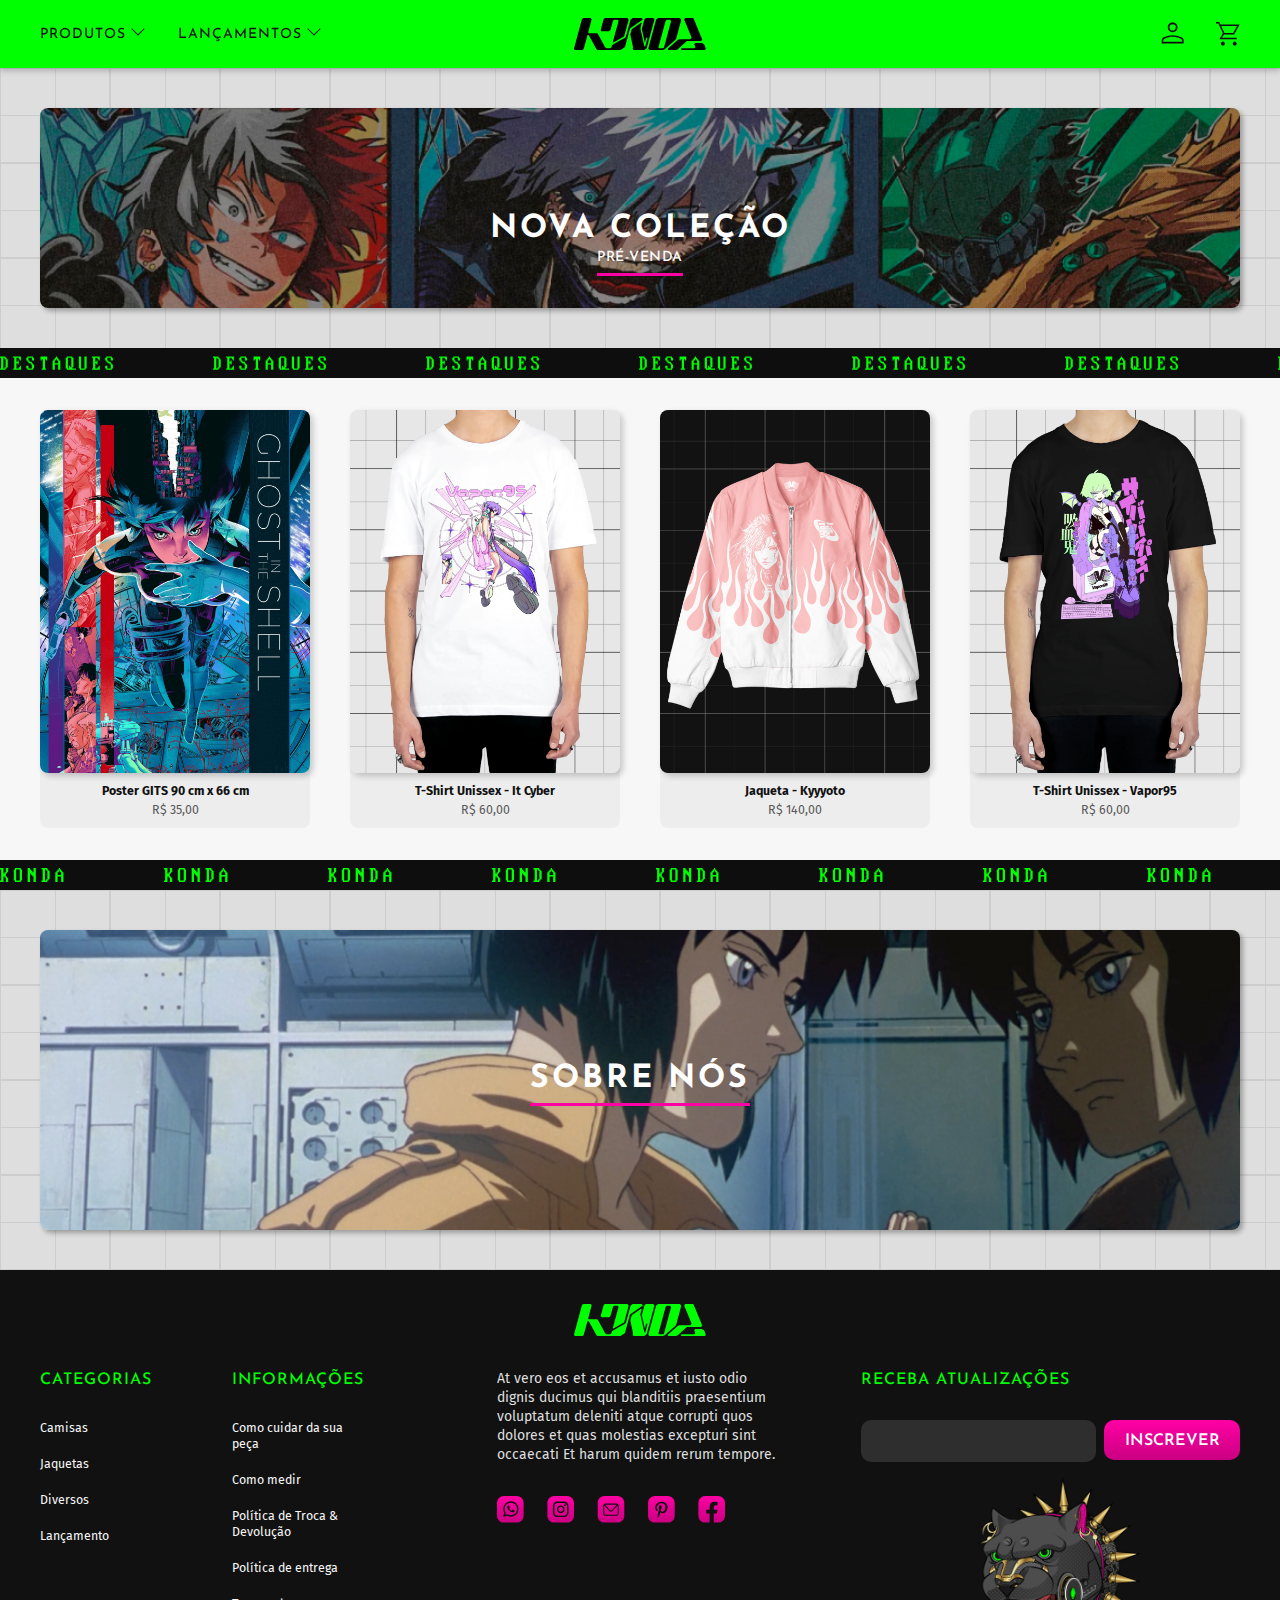
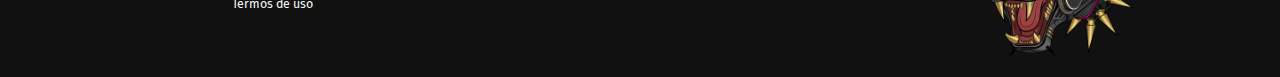
<file: index.html>
<!DOCTYPE html>
<!DOCTYPE html>
<html lang="en">

<head>
  <meta charset="UTF-8">
  <meta name="viewport" content="width=device-width, initial-scale=1.0">
  <link rel="stylesheet" href="/css/style.css">
  <link rel="icon" href="/icon.svg" type="image/svg+xml">

  <link rel="preconnect" href="https://fonts.googleapis.com">
  <link rel="preconnect" href="https://fonts.gstatic.com" crossorigin>
  <link href="https://fonts.googleapis.com/css2?family=Fira+Sans:ital,wght@0,100;0,200;0,300;0,400;0,500;0,600;0,700;0,800;0,900;1,100;1,200;1,300;1,400;1,500;1,600;1,700;1,800;1,900&family=Josefin+Sans:ital,wght@0,100..700;1,100..700&display=swap" rel="stylesheet">
  <meta name="theme-color" content="#00ff00">

  <title>Konda</title>
</head>

<body>
  <header id="header">
    <nav class="header-container">
      <ul class="header-list-1">
        <li>
          <div class="dropdown">
            <a class="link-title font-1-m" href="/">produtos</a>
            <div class="dropdown-content">
              <ul class="dropdown-list font-1-pp">
                <li><a href="/new-collection/camisas.html">Camisas</a></li>
                <li><a href="/new-collection/moletom.html">Jaquetas</a></li>
                <li><a href="/new-collection/prints.html">Prints</a></li>
              </ul>
            </div>
          </div>
        </li>
        <li>
          <div class="dropdown">
            <a class="link-title font-1-m" href="/">Lançamentos</a>
            <div class="dropdown-content">
              <ul class="dropdown-list font-1-pp">
                <li><a href="/new-collection/new-collection.html">Drop My Hero Academy</a></li>
                <li><a href="/error/error.html">Drop Claymore</a></li>

              </ul>
            </div>
          </div>
        </li>
      </ul>
      <div class="sidebar-produtos">
        <img class="toggle" src="/img/icones/hamburguer.svg" alt="">
        <div class="slide">
          <div> <input id="check01" type="checkbox" name="menu" />
            <label class="toggle-title font-1-m1-b" for="check01">produtos
            </label>
            <ul class="submenu font-1-m1">
              <li><a href="/new-collection/camisas.html">Camisas</a></li>
              <li><a href="/new-collection/moletom.html">Jaquetas</a></li>

              <li><a href="/new-collection/prints.html">Prints</a></li>
            </ul>
          </div>
          <div> <input id="check02" type="checkbox" name="menu" />
            <label class="toggle-title-2 font-1-m1-b" for="check02">lançamentos
            </label>
            <ul class="submenu font-1-m1">
              <li><a href="/new-collection/new-collection.html">Drop My Hero Academy</a></li>
              <li><a href="/error/error.html">Drop Claymore</a></li>

            </ul>
          </div>

          <img class="close-menu" src="/img/icones/x.svg" alt="">

        </div>
      </div>
      <a class="logo" href="/index.html">
        <img class="logo-img" src="./img/logo/logo.svg" alt="Konda Logo">
      </a>
      <ul class="header-list-2">
        <li><a href="/login/login.html" "><img src=" ./img/icones/icon-perfil.svg" alt="Perfil"></a></li>

        <li>
          <div class="carrinho">
            <input type="checkbox" id="check-car" class="close-car-button">
            <input type="checkbox" id="checkbox-car" name="car">
            <label for="check-car" class="icon-carrinho"><img src="./img/icones/icon-carrinho.svg" alt=""></label>

            <div class="slide-carrinho">
              <input type="checkbox" id="check-car" class="close-car-button">
              <label for="check-car">
                <div class="toggle-car">
                  <span class="top-line common"></span>
                  <span class="bot-line common"></span>
                </div>
              </label>
              <h2 class="title-car font-1-m1">seu carrinho</h2>
              <div class="product-card">
                <div class="product-card-img">
                  <img src="./img/carrinho/jaqueta.png" alt="">
                </div>
                <div class="product-card-infos">
                  <h3 class="font-2-gg">Jaqueta - Kyyyoto</h3>
                  <div class="counter-card">
                    <div class="btn">+</div>
                    <div class="count">1</div>
                    <div class="btn">-</div>
                  </div>
                  <span class="price font-2-g1">R$ 140,00</span>
                  <a class="font-2-g" href="#">Remover</a>
                </div>
              </div>
              <div class="product-card">
                <div class="product-card-img">
                  <img src="./img/carrinho/postal-tanjiro.png" alt="">
                </div>
                <div class="product-card-infos">
                  <h3 class="font-2-gg">Brinde - Postal Tanjiro</h3>
                  <div class="counter-card">
                    <div class="btn">+</div>
                    <div class="count">1</div>
                    <div class="btn">-</div>
                  </div>
                  <span class="price font-2-g1">R$ 0,00</span>
                  <a class="font-2-g" href="#">Remover</a>
                </div>
              </div>

              <div class="comprar">
                <span class="aviso-frete font-2-g1-b">Frete Grátis em compras a partir de R$ 250,00</span>
                <div class="subtotal">
                  <p class="font-2-g">Subtotal (sem frete):</p>
                  <span class="font-2-gg">R$ 140,00</span>
                </div>


                <div class="select-option-drop">
                  <button class="open-option" aria-expanded="false" aria-controls="open1">
                    <img src="/img/icones/envio.svg" alt="">
                    <span class="envio-title font-1-m">formas de envio</span>
                    <img class="chevron" src="/img/icones/chevron-down.svg" alt="">
                  </button>

                  <div id="open1" class="options">
                    <input type="radio" id="sedex" name="tipo" value="sedex">
                    <label for="sedex" class="font-2-g">
                      <p>Sedex</p> <span>R$19,90</span>
                    </label>

                    <input type="radio" id="correios" name="tipo" value="correios">
                    <label for="correios" class="font-2-g">
                      <p>Correios</p> <span>R$29,90</span>
                    </label>
                  </div>

                </div>

                <div class="cep">
                  <input class="input-cep input-form-01" type="text" placeholder="CEP">
                  <a class="font-2-g" href="https://buscacepinter.correios.com.br/app/endereco/index.php" target="_blank" rel="noopener noreferrer">Não sei meu CEP</a>
                </div>
                <div class="total">
                  <span class="font-1-g1">TOTAL:</span>
                  <div>
                    <p class="price-total font-2-xl">R$ 140,00</p>
                    <p class="parcelamento font-2-g">ou até <strong>12x</strong> de <strong>R$14,00</strong></p>
                  </div>
                </div>
                <!-- <input class="button" type="submit" value="Iniciar Compra" id=""> -->
                <a class="button" href="/entrega/entrega.html">iniciar compra</a>
                <a class="mais-produtos font-2-g" href="/new-collection/new-collection.html">Ver mais produtos</a>
              </div>
            </div>

            </label>
        </li>
      </ul>
    </nav>
  </header>

  <section class="nova-colecao">
    <a href="/new-collection/new-collection.html" class="banner-1">
      <span class="background"></span>
      <span class="botao-nova font-1-gg">nova coleção</span>
      <span class="prevenda font-1-p">pré-venda</span>
    </a>
  </section>
  <div class="separador">
    <div class="letreiro-slide">
      <img src="./img/separador/Destaques.svg" alt="">
      <img src="./img/separador/Destaques.svg" alt="">
      <img src="./img/separador/Destaques.svg" alt="">
      <img src="./img/separador/Destaques.svg" alt="">
      <img src="./img/separador/Destaques.svg" alt="">
      <img src="./img/separador/Destaques.svg" alt="">
      <img src="./img/separador/Destaques.svg" alt="">
      <img src="./img/separador/Destaques.svg" alt="">
      <img src="./img/separador/Destaques.svg" alt="">
      <img src="./img/separador/Destaques.svg" alt="">
      <img src="./img/separador/Destaques.svg" alt="">
      <img src="./img/separador/Destaques.svg" alt="">
      <img src="./img/separador/Destaques.svg" alt="">
      <img src="./img/separador/Destaques.svg" alt="">
      <img src="./img/separador/Destaques.svg" alt="">
      <img src="./img/separador/Destaques.svg" alt="">
    </div>
  </div>
  <main class="main">
    <div class="destaques">
      <section>
        <a class="destaques-item" href="/select-product/select-product.html">
          <img class="img-item" src="./img/produtos/poster-gits.png" alt="Poster Ghost in the Shell">
          <span class="nome-item font-2-mb">Poster GITS 90 cm x 66 cm</span>
          <span class="preco font-2-m">R$ 35,00</span>
        </a>
      </section>
      <section>
        <a class="destaques-item" href="/select-product/select-product.html">
          <img class="img-item" src="./img/produtos/tshirt-cyber.png" alt="Tshirt Cyber">
          <span class="nome-item font-2-mb">T-Shirt Unissex - It Cyber</span>
          <span class="preco font-2-m">R$ 60,00</span>
        </a>
      </section>
      <section>
        <a class="destaques-item" href="/select-product/select-product.html"><img class="img-item" src="./img/produtos/jaqueta.png" alt="Jaqueta">
          <span class="nome-item font-2-mb">Jaqueta - Kyyyoto</span>
          <span class="preco font-2-m">R$ 140,00</span>
        </a>
      </section>
      <section>
        <a class="destaques-item" href="/select-product/select-product.html"><img class="img-item" src="./img/produtos/tshirt-unissex.png" alt="Poster Ghost in the Shell">
          <span class="nome-item font-2-mb">T-Shirt Unissex - Vapor95</span>
          <span class="preco font-2-m">R$ 60,00</span>
        </a>
      </section>
    </div>
  </main>
  <div class="separador">
    <div class="letreiro-slide">
      <img src="./img/separador/konda-letreiro.svg" alt="">
      <img src="./img/separador/konda-letreiro.svg" alt="">
      <img src="./img/separador/konda-letreiro.svg" alt="">
      <img src="./img/separador/konda-letreiro.svg" alt="">
      <img src="./img/separador/konda-letreiro.svg" alt="">
      <img src="./img/separador/konda-letreiro.svg" alt="">
      <img src="./img/separador/konda-letreiro.svg" alt="">
      <img src="./img/separador/konda-letreiro.svg" alt="">
      <img src="./img/separador/konda-letreiro.svg" alt="">
      <img src="./img/separador/konda-letreiro.svg" alt="">
      <img src="./img/separador/konda-letreiro.svg" alt="">
      <img src="./img/separador/konda-letreiro.svg" alt="">
      <img src="./img/separador/konda-letreiro.svg" alt="">
      <img src="./img/separador/konda-letreiro.svg" alt="">
      <img src="./img/separador/konda-letreiro.svg" alt="">
      <img src="./img/separador/konda-letreiro.svg" alt=""><img src="./img/separador/konda-letreiro.svg" alt=""><img src="./img/separador/konda-letreiro.svg" alt=""><img src="./img/separador/konda-letreiro.svg" alt="">
    </div>
  </div>
  <article class="sobre-nos">
    <a href="/about-us/about-us.html" class="banner-2">
      <span class="background-2"></span>
      <span class="botao-sobre font-1-gg" href="/">sobre nós</span>
    </a>
  </article>



  <footer id="footer">
    <div class="footer-container">
      <a class="logo-footer-clique" href="/index.html"> <img class="logo-footer" src="./img/logo/logo-verde.svg" alt=""></a>
      <div class="infos-footer">
        <div class="listas">
          <div class="list-1">
            <h3 class="list-titulo font-1-m1">Categorias</h3>
            <ul class="footer-list font-2-m">
              <li><a href="/new-collection/camisas.html">Camisas</a></li>
              <li><a href="/new-collection/moletom.html">Jaquetas</a></li>
              <li><a href="/new-collection/prints.html">Diversos</a></li>
              <li><a href="/new-collection/new-collection.html">Lançamento</a></li>
            </ul>
          </div>
          <div class="list-2">
            <h3 class="list-titulo font-1-m1">informações</h3>
            <ul class="footer-list font-2-m">
              <li><a href="/termos/como-cuidar.html">Como cuidar da sua peça</a></li>
              <li><a href="/termos/como-medir.html">Como medir</a></li>
              <li><a href="/termos/politica-de-troca.html">Política de Troca & Devolução</a></li>
              <li><a href="/termos/politica-de-entrega.html">Política de entrega</a></li>
              <li><a href="/termos/termos-uso.html">Termos de uso</a></li>
            </ul>
          </div>
        </div>
        <div class="text-list font-2-g">
          <p>At vero eos et accusamus et iusto odio dignis ducimus qui blanditiis praesentium voluptatum deleniti atque corrupti quos dolores et quas molestias excepturi sint occaecati Et harum quidem rerum tempore.</p>

          <ul class="icones-contato">
            <li><a href="/"><img src="./img/icones/Whtsapp.svg" alt="Whatsapp"></a></li>
            <li><a href="https://www.instagram.com/dardariel/"><img src="./img/icones/Instagram.svg" alt="Instagram"></a></li>
            <li><a href="/"><img src="./img/icones/Email.svg" alt="Email"></a></li>
            <li><a href="/"><img src="./img/icones/Pin.svg" alt="Pinterest"></a></li>
            <li><a href="/"><img src="./img/icones/Facebook.svg" alt="Facebook"></a></li>
          </ul>
        </div>
        <div class="email">
          <h3 class="list-titulo font-1-m1">receba atualizações</h3>
          <div class="email-input">
            <input class="input" type="text" />
            <a class=button href="/">inscrever</a>
          </div>
          <img class="phanter" src="./img/footer/phanter.png" alt="">
        </div>
      </div>
    </div>

  </footer>
  <script src="/js/select-open.js"></script>
</body>

</html>
</file>
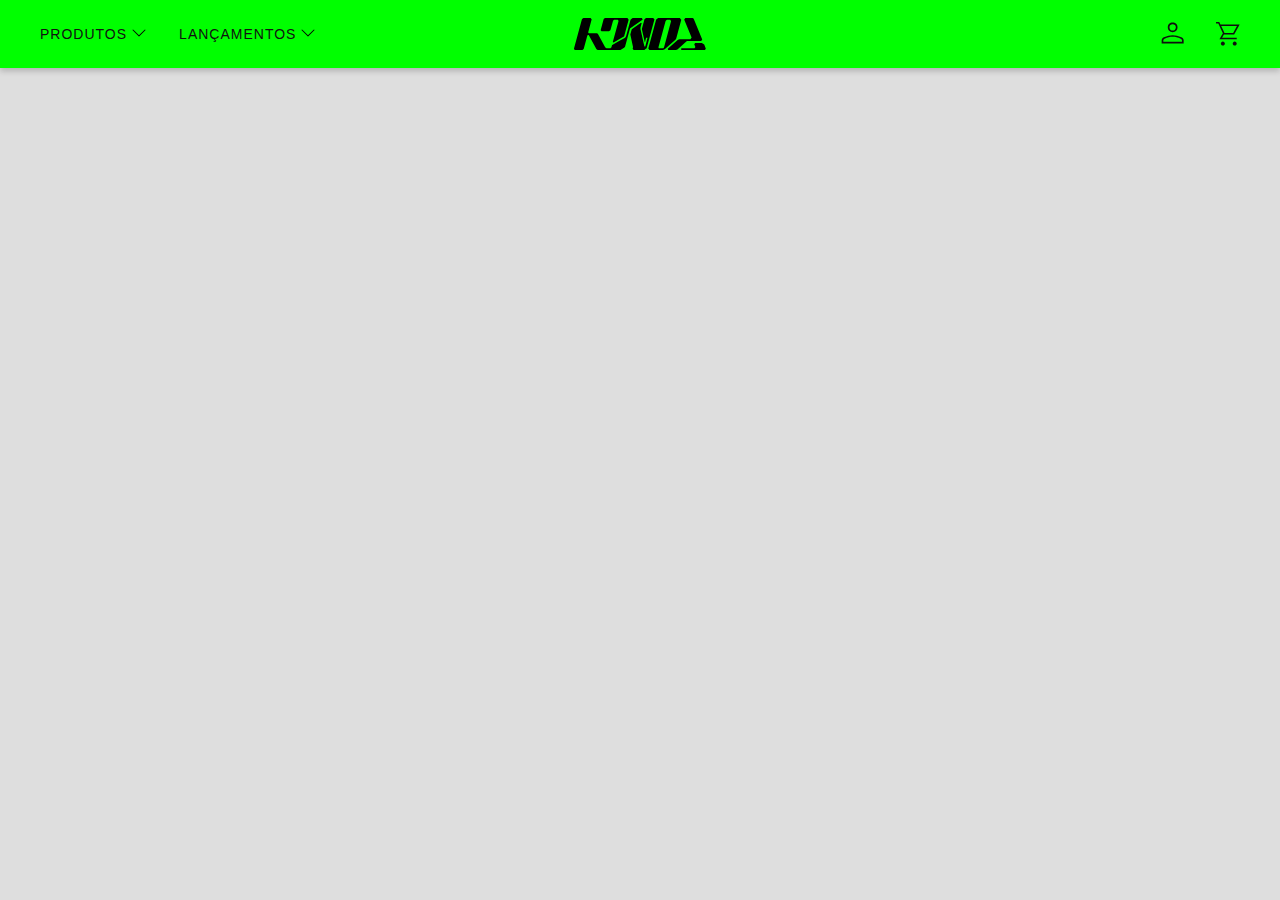
<file: teste.html>
<!DOCTYPE html>
<html lang="en">

<head>
  <meta charset="UTF-8">
  <meta name="viewport" content="width=device-width, initial-scale=1.0">
  <title>Document</title>
  <link rel="stylesheet" href="/css/style.css">
</head>

<body>
  <header id="header">
    <nav class="header-container">
      <ul class="header-list-1">
        <li>
          <div class="dropdown">
            <a class="link-title font-1-m" href="/">produtos</a>
            <div class="dropdown-content">
              <ul class="dropdown-list font-1-pp">
                <li><a href="/new-collection/camisas.html">Camisas</a></li>
                <li><a href="/new-collection/moletom.html">Jaquetas</a></li>
                <li><a href="/new-collection/prints.html">Prints</a></li>
              </ul>
            </div>
          </div>
        </li>
        <li>
          <div class="dropdown">
            <a class="link-title font-1-m" href="/">Lançamentos</a>
            <div class="dropdown-content">
              <ul class="dropdown-list font-1-pp">
                <li><a href="/new-collection/new-collection.html">Drop My Hero Academy</a></li>
                <li><a href="/error/error.html">Drop Claymore</a></li>

              </ul>
            </div>
          </div>
        </li>
      </ul>
      <label class="sidebar-produtos">
        <input type="checkbox">
        <div class="toggle">
          <span class="top-line common"></span>
          <span class="mid-line common"></span>
          <span class="bot-line common"></span>
        </div>
        <div class="slide">
          <div> <input id="check01" type="checkbox" name="menu" />
            <label class="toggle-title font-1-m1-b" for="check01">produtos
            </label>
            <ul class="submenu font-1-m1">
              <li><a href="/new-collection/camisas.html">Camisas</a></li>
              <li><a href="/new-collection/moletom.html">Jaquetas</a></li>

              <li><a href="/new-collection/prints.html">Prints</a></li>
            </ul>
          </div>
          <div> <input id="check02" type="checkbox" name="menu" />
            <label class="toggle-title-2 font-1-m1-b" for="check02">lançamentos
            </label>
            <ul class="submenu font-1-m1">
              <li><a href="/new-collection/new-collection.html">Drop My Hero Academy</a></li>
              <li><a href="/error/error.html">Drop Claymore</a></li>

            </ul>
          </div>

        </div>
      </label>
      <a class="logo" href="/index.html">
        <img class="logo-img" src="./img/logo/logo.svg" alt="Konda Logo">
      </a>
      <ul class="header-list-2">
        <li><a href="/login/login.html" "><img src=" ./img/icones/icon-perfil.svg" alt="Perfil"></a></li>

        <li>
          <div class="carrinho">
            <input type="checkbox" id="check-car" class="close-car-button">
            <input type="checkbox" id="checkbox-car" name="car">
            <label for="check-car" class="icon-carrinho"><img src="./img/icones/icon-carrinho.svg" alt=""></label>

            <div class="slide-carrinho">
              <input type="checkbox" id="check-car" class="close-car-button">
              <label for="check-car">
                <div class="toggle-car">
                  <span class="top-line common"></span>
                  <span class="bot-line common"></span>
                </div>
              </label>
              <h2 class="title-car font-1-m1">seu carrinho</h2>
              <div class="product-card">
                <div class="product-card-img">
                  <img src="./img/carrinho/jaqueta.png" alt="">
                </div>
                <div class="product-card-infos">
                  <h3 class="font-2-gg">Jaqueta - Kyyyoto</h3>
                  <div class="counter-card">
                    <div class="btn">+</div>
                    <div class="count">1</div>
                    <div class="btn">-</div>
                  </div>
                  <span class="price font-2-g1">R$ 140,00</span>
                  <a class="font-2-g" href="#">Remover</a>
                </div>
              </div>
              <div class="product-card">
                <div class="product-card-img">
                  <img src="./img/carrinho/postal-tanjiro.png" alt="">
                </div>
                <div class="product-card-infos">
                  <h3 class="font-2-gg">Brinde - Postal Tanjiro</h3>
                  <div class="counter-card">
                    <div class="btn">+</div>
                    <div class="count">1</div>
                    <div class="btn">-</div>
                  </div>
                  <span class="price font-2-g1">R$ 0,00</span>
                  <a class="font-2-g" href="#">Remover</a>
                </div>
              </div>

              <div class="comprar">
                <span class="aviso-frete font-2-g1-b">Frete Grátis em compras a partir de R$ 250,00</span>
                <div class="subtotal">
                  <p class="font-2-g">Subtotal (sem frete):</p>
                  <span class="font-2-gg">R$ 140,00</span>
                </div>


                <div class="select-option-drop">
                  <button class="open-option" aria-expanded="false" aria-controls="open1">
                    <img src="/img/icones/envio.svg" alt="">
                    <span class="envio-title font-1-m">formas de envio</span>
                    <img class="chevron" src="/img/icones/chevron-down.svg" alt="">
                  </button>

                  <div id="open1" class="options">
                    <input type="radio" id="sedex" name="tipo" value="sedex">
                    <label for="sedex" class="font-2-g">
                      <p>Sedex</p> <span>R$19,90</span>
                    </label>

                    <input type="radio" id="correios" name="tipo" value="correios">
                    <label for="correios" class="font-2-g">
                      <p>Correios</p> <span>R$29,90</span>
                    </label>
                  </div>

                </div>

                <div class="cep">
                  <input class="input-cep input-form-01" type="number" placeholder="CEP">
                  <a class="font-2-g" href="https://buscacepinter.correios.com.br/app/endereco/index.php" target="_blank" rel="noopener noreferrer">Não sei meu CEP</a>
                </div>
                <div class="total">
                  <span class="font-1-g1">TOTAL:</span>
                  <div>
                    <p class="price-total font-2-xl">R$ 140,00</p>
                    <p class="parcelamento font-2-g">ou até <strong>12x</strong> de <strong>R$14,00</strong></p>
                  </div>
                </div>
                <!-- <input class="button" type="submit" value="Iniciar Compra" id=""> -->
                <a class="button" href="/entrega/entrega.html">iniciar compra</a>
                <a class="mais-produtos font-2-g" href="/new-collection/new-collection.html">Ver mais produtos</a>
              </div>
            </div>

            </label>
        </li>
      </ul>
    </nav>
  </header>



  </div>

</body>

</html>
</file>
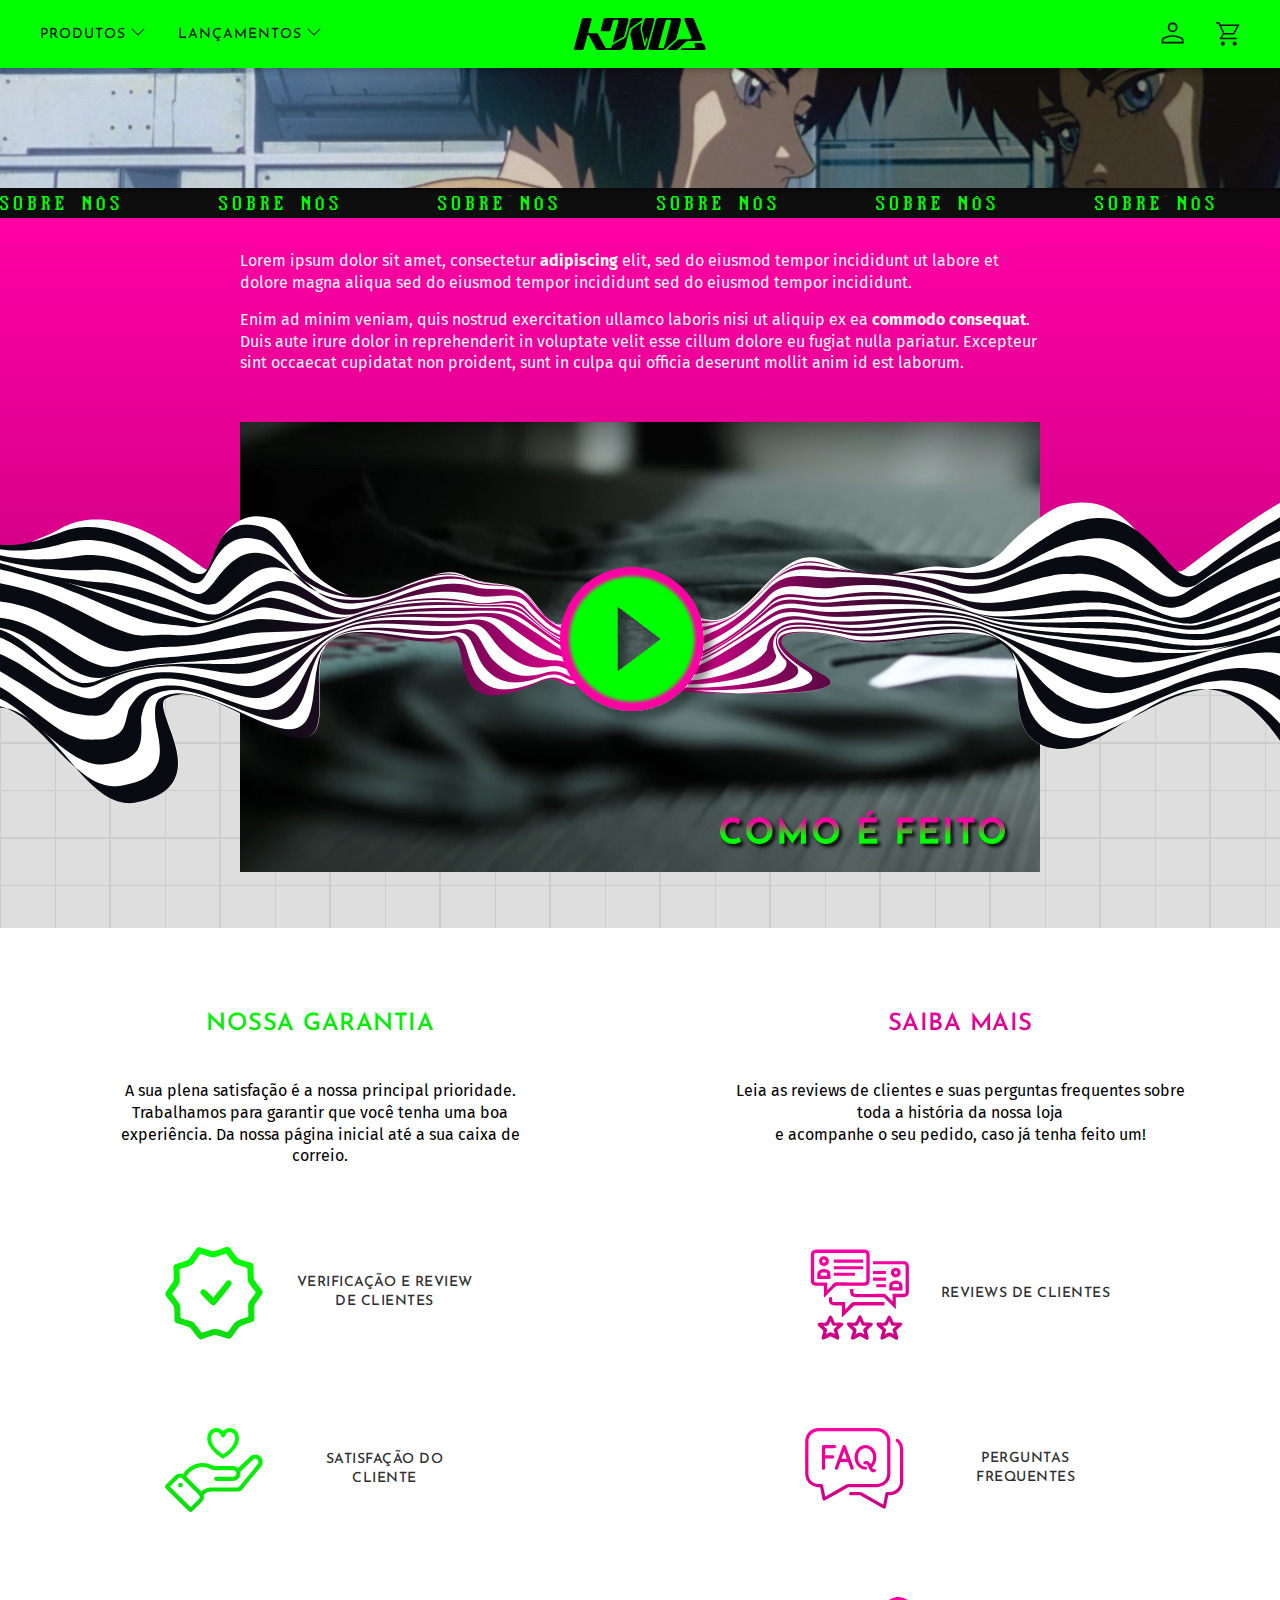
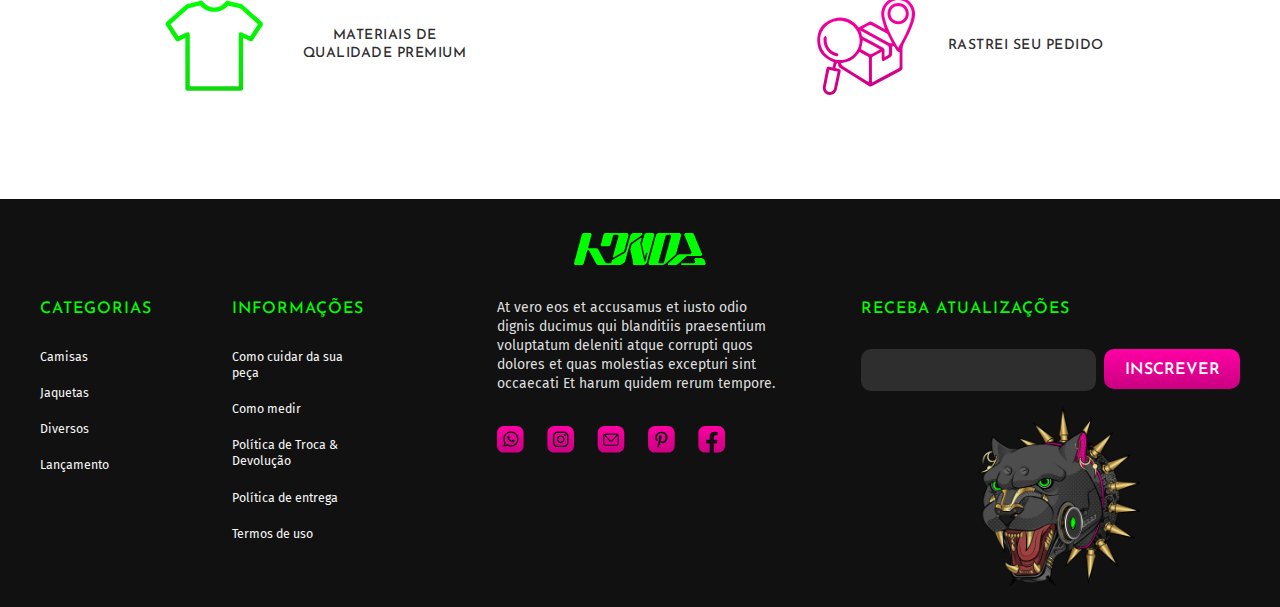
<file: about-us/about-us.html>
<!DOCTYPE html>
<!DOCTYPE html>
<html lang="en">

<head>
  <meta charset="UTF-8">
  <meta name="viewport" content="width=device-width, initial-scale=1.0">
  <link rel="stylesheet" href="/css/style.css">
  <link rel="icon" href="/icon.svg" type="image/svg+xml">

  <link rel="preconnect" href="https://fonts.googleapis.com">
  <link rel="preconnect" href="https://fonts.gstatic.com" crossorigin>
  <link href="https://fonts.googleapis.com/css2?family=Fira+Sans:ital,wght@0,100;0,200;0,300;0,400;0,500;0,600;0,700;0,800;0,900;1,100;1,200;1,300;1,400;1,500;1,600;1,700;1,800;1,900&family=Josefin+Sans:ital,wght@0,100..700;1,100..700&display=swap" rel="stylesheet">

  <title>Sobre Nós</title>
</head>

<body>
  <header id="header">
    <nav class="header-container">
      <ul class="header-list-1">
        <li>
          <div class="dropdown">
            <a class="link-title font-1-m" href="/">produtos</a>
            <div class="dropdown-content">
              <ul class="dropdown-list font-1-pp">
                <li><a href="/new-collection/camisas.html">Camisas</a></li>
                <li><a href="/new-collection/moletom.html">Jaquetas</a></li>
                <li><a href="/new-collection/prints.html">Prints</a></li>
              </ul>
            </div>
          </div>
        </li>
        <li>
          <div class="dropdown">
            <a class="link-title font-1-m" href="/">Lançamentos</a>
            <div class="dropdown-content">
              <ul class="dropdown-list font-1-pp">
                <li><a href="/new-collection/new-collection.html">Drop My Hero Academy</a></li>
                <li><a href="/error/error.html">Drop Claymore</a></li>

              </ul>
            </div>
          </div>
        </li>
      </ul>
      <div class="sidebar-produtos">
        <img class="toggle" src="/img/icones/hamburguer.svg" alt="">
        <div class="slide">
          <div> <input id="check01" type="checkbox" name="menu" />
            <label class="toggle-title font-1-m1-b" for="check01">produtos
            </label>
            <ul class="submenu font-1-m1">
              <li><a href="/new-collection/camisas.html">Camisas</a></li>
              <li><a href="/new-collection/moletom.html">Jaquetas</a></li>

              <li><a href="/new-collection/prints.html">Prints</a></li>
            </ul>
          </div>
          <div> <input id="check02" type="checkbox" name="menu" />
            <label class="toggle-title-2 font-1-m1-b" for="check02">lançamentos
            </label>
            <ul class="submenu font-1-m1">
              <li><a href="/new-collection/new-collection.html">Drop My Hero Academy</a></li>
              <li><a href="/error/error.html">Drop Claymore</a></li>

            </ul>
          </div>

          <img class="close-menu" src="/img/icones/x.svg" alt="">

        </div>
      </div>
      <a class="logo" href="/index.html">
        <img class="logo-img" src="/img/logo/logo.svg" alt="Konda Logo">
      </a>
      <ul class="header-list-2">
        <li><a href="/login/login.html" "><img src=" /img/icones/icon-perfil.svg" alt="Perfil"></a></li>

        <li>
          <div class="carrinho">
            <input type="checkbox" id="check-car" class="close-car-button">
            <input type="checkbox" id="checkbox-car" name="car">
            <label for="check-car" class="icon-carrinho"><img src="/img/icones/icon-carrinho.svg" alt=""></label>

            <div class="slide-carrinho">
              <input type="checkbox" id="check-car" class="close-car-button">
              <label for="check-car">
                <div class="toggle-car">
                  <span class="top-line common"></span>
                  <span class="bot-line common"></span>
                </div>
              </label>
              <h2 class="title-car font-1-m1">seu carrinho</h2>
              <div class="product-card">
                <div class="product-card-img">
                  <img src="/img/carrinho/jaqueta.png" alt="">
                </div>
                <div class="product-card-infos">
                  <h3 class="font-2-gg">Jaqueta - Kyyyoto</h3>
                  <div class="counter-card">
                    <div class="btn">+</div>
                    <div class="count">1</div>
                    <div class="btn">-</div>
                  </div>
                  <span class="price font-2-g1">R$ 140,00</span>
                  <a class="font-2-g" href="#">Remover</a>
                </div>
              </div>
              <div class="product-card">
                <div class="product-card-img">
                  <img src="/img/carrinho/postal-tanjiro.png" alt="">
                </div>
                <div class="product-card-infos">
                  <h3 class="font-2-gg">Brinde - Postal Tanjiro</h3>
                  <div class="counter-card">
                    <div class="btn">+</div>
                    <div class="count">1</div>
                    <div class="btn">-</div>
                  </div>
                  <span class="price font-2-g1">R$ 0,00</span>
                  <a class="font-2-g" href="#">Remover</a>
                </div>
              </div>

              <div class="comprar">
                <span class="aviso-frete font-2-g1-b">Frete Grátis em compras a partir de R$ 250,00</span>
                <div class="subtotal">
                  <p class="font-2-g">Subtotal (sem frete):</p>
                  <span class="font-2-gg">R$ 140,00</span>
                </div>


                <div class="select-option-drop">
                  <button class="open-option" aria-expanded="false" aria-controls="open1">
                    <img src="/img/icones/envio.svg" alt="">
                    <span class="envio-title font-1-m">formas de envio</span>
                    <img class="chevron" src="/img/icones/chevron-down.svg" alt="">
                  </button>

                  <div id="open1" class="options">
                    <input type="radio" id="sedex" name="tipo" value="sedex">
                    <label for="sedex" class="font-2-g">
                      <p>Sedex</p> <span>R$19,90</span>
                    </label>

                    <input type="radio" id="correios" name="tipo" value="correios">
                    <label for="correios" class="font-2-g">
                      <p>Correios</p> <span>R$29,90</span>
                    </label>
                  </div>

                </div>

                <div class="cep">
                  <input class="input-cep input-form-01" type="text" placeholder="CEP">
                  <a class="font-2-g" href="https://buscacepinter.correios.com.br/app/endereco/index.php" target="_blank" rel="noopener noreferrer">Não sei meu CEP</a>
                </div>
                <div class="total">
                  <span class="font-1-g1">TOTAL:</span>
                  <div>
                    <p class="price-total font-2-xl">R$ 140,00</p>
                    <p class="parcelamento font-2-g">ou até <strong>12x</strong> de <strong>R$14,00</strong></p>
                  </div>
                </div>

                <a class="button" href="/entrega/entrega.html">iniciar compra</a>
                <a class="mais-produtos font-2-g" href="/new-collection/new-collection.html">Ver mais produtos</a>
              </div>
            </div>

            </label>
        </li>
      </ul>
    </nav>
  </header>
  <div class="about-us">
    <span class="banner-2">
      <span class="background-2"></span>
    </span>
  </div>
  <div class="separador">
    <div class="letreiro-slide">
      <img src="/img/separador/sobre-nos.svg" alt="">
      <img src="/img/separador/sobre-nos.svg" alt="">
      <img src="/img/separador/sobre-nos.svg" alt="">
      <img src="/img/separador/sobre-nos.svg" alt="">
      <img src="/img/separador/sobre-nos.svg" alt="">
      <img src="/img/separador/sobre-nos.svg" alt="">
      <img src="/img/separador/sobre-nos.svg" alt="">
      <img src="/img/separador/sobre-nos.svg" alt="">
      <img src="/img/separador/sobre-nos.svg" alt="">
      <img src="/img/separador/sobre-nos.svg" alt="">
      <img src="/img/separador/sobre-nos.svg" alt="">
      <img src="/img/separador/sobre-nos.svg" alt="">
      <img src="/img/separador/sobre-nos.svg" alt="">
      <img src="/img/separador/sobre-nos.svg" alt="">
      <img src="/img/separador/sobre-nos.svg" alt="">
      <img src="/img/separador/sobre-nos.svg" alt=""><img src="/img/separador/sobre-nos.svg" alt=""><img src="/img/separador/sobre-nos.svg" alt=""><img src="/img/separador/sobre-nos.svg" alt="">
    </div>
  </div>

  <main class="main-about-us">
    <article class="container-about-us">
      <div class="content-text font-2-g1">
        <p>Lorem ipsum dolor sit amet, consectetur <strong>adipiscing</strong> elit, sed do eiusmod tempor incididunt ut labore et dolore magna aliqua sed do eiusmod tempor incididunt sed do eiusmod tempor incididunt. </p>
        <p>Enim ad minim veniam, quis nostrud exercitation ullamco laboris nisi ut aliquip ex ea <strong>commodo consequat</strong>. Duis aute irure dolor in reprehenderit in voluptate velit esse cillum dolore eu fugiat nulla pariatur. Excepteur sint occaecat cupidatat non proident, sunt in culpa qui officia deserunt mollit anim id est laborum.</p>
      </div>
      <section class="video-container">
        <!-- Snippet Video -->
        <div class="thumb-background">
          <img src="/img/player/thumb-background.svg" alt="">
        </div>
        <div class="snippet-yt">
          <div class="player">
            <img src="/img/player/thumb.png" alt="">
            <svg width="200" height="200" viewBox="0 0 200 200" fill="none" xmlns="http://www.w3.org/2000/svg">
              <g filter="url(#filter0_d_46_224)">
                <path d="M90 0C40.32 0 0 40.32 0 90C0 139.68 40.32 180 90 180C139.68 180 180 139.68 180 90C180 40.32 139.68 0 90 0ZM72 130.5V49.5L126 90L72 130.5Z" fill="url(#paint0_radial_46_224)" />
              </g>
              <defs>
                <filter id="filter0_d_46_224" x="0" y="0" width="200" height="200" filterUnits="userSpaceOnUse" color-interpolation-filters="sRGB">
                  <feFlood flood-opacity="0" result="BackgroundImageFix" />
                  <feColorMatrix in="SourceAlpha" type="matrix" values="0 0 0 0 0 0 0 0 0 0 0 0 0 0 0 0 0 0 127 0" result="hardAlpha" />
                  <feOffset dx="10" dy="10" />
                  <feGaussianBlur stdDeviation="5" />
                  <feComposite in2="hardAlpha" operator="out" />
                  <feColorMatrix type="matrix" values="0 0 0 0 0 0 0 0 0 0 0 0 0 0 0 0 0 0 0.4 0" />
                  <feBlend mode="normal" in2="BackgroundImageFix" result="effect1_dropShadow_46_224" />
                  <feBlend mode="normal" in="SourceGraphic" in2="effect1_dropShadow_46_224" result="shape" />
                </filter>
                <radialGradient id="paint0_radial_46_224" cx="0" cy="0" r="1" gradientUnits="userSpaceOnUse" gradientTransform="translate(90 90) rotate(90) scale(90)">
                  <stop offset="0.833333" stop-color="#00FF00" />
                  <stop offset="0.90625" stop-color="#FF00A4" />
                  <stop offset="1" stop-color="#F901A0" />
                </radialGradient>
              </defs>
            </svg>
          </div>
        </div>
        <!-- <iframe width="560" height="315" src="https://www.youtube.com/embed/v2H4l9RpkwM?si=q_Rw_ZR_IS6EoKjK" title="YouTube video player" frameborder="0" allow="accelerometer; autoplay; clipboard-write; encrypted-media; gyroscope; picture-in-picture; web-share" referrerpolicy="strict-origin-when-cross-origin" allowfullscreen></iframe> -->
      </section>

    </article>

    <div class="container-about-us-2">
    </div>

    <section class="guarantee">
      <div class="guarantee-list">
        <h2 class="guarantee-title-1 font-1-g">nossa garantia</h2>
        <p class="font-2-g1">A sua plena satisfação é a nossa principal prioridade. Trabalhamos para garantir que você tenha uma boa experiência. Da nossa página inicial até a sua caixa de correio.</p>
        <ul class="font-1-p">
          <li>
            <a class="guarantee-info" href="/error/error.html">
              <img src="/img/icones/icon-verification.svg" alt=""> <span class="guarantee-list-subtititle font-1-p">verificação e review de clientes</span></a>
          </li>
          <li>
            <a class="guarantee-info" href="/error/error.html">
              <img src="/img/icones/icon-satisfaction.svg" alt=""> <span class="guarantee-list-subtititle font-1-p">satisfação do cliente</span></a>
          </li>
          <li>
            <a class="guarantee-info" href="/error/error.html">
              <img src="/img/icones/icon-material.svg" alt=""> <span class="guarantee-list-subtititle font-1-p">materiais de qualidade premium</span></a>
          </li>
        </ul>
      </div>
      <div class="guarantee-list">
        <h2 class="guarantee-title-2 font-1-g">saiba mais</h2>
        <p class="font-2-g1 guarantee-p2">Leia as reviews de clientes e suas perguntas frequentes sobre toda a história da nossa loja <br>e acompanhe o seu pedido, caso já tenha feito um!</p>
        <ul class="font-1-p">
          <li>
            <a class="guarantee-info" href="/error/error.html">
              <img src="/img/icones/icon-review.svg" alt=""> <span class="guarantee-list-subtititle font-1-p">reviews de clientes</span></a>
          </li>
          <li>
            <a class="guarantee-info" href="/error/error.html">
              <img src="/img/icones/icon-faq.svg" alt=""> <span class="guarantee-list-subtititle font-1-p">perguntas frequentes</span></a>
          </li>
          <li>
            <a class="guarantee-info" href="/error/error.html">
              <img src="/img/icones/icon-order.svg" alt=""> <span class="guarantee-list-subtititle font-1-p">Rastrei seu pedido</span></a>
          </li>
        </ul>
      </div>


    </section>

  </main>


  <footer id="footer">
    <div class="footer-container">
      <a class="logo-footer-clique" href="/index.html"> <img class="logo-footer" src="/img/logo/logo-verde.svg" alt=""></a>
      <div class="infos-footer">
        <div class="listas">
          <div class="list-1">
            <h3 class="list-titulo font-1-m1">Categorias</h3>
            <ul class="footer-list font-2-m">
              <li><a href="/new-collection/camisas.html">Camisas</a></li>
              <li><a href="/new-collection/moletom.html">Jaquetas</a></li>
              <li><a href="/new-collection/prints.html">Diversos</a></li>
              <li><a href="/new-collection/new-collection.html">Lançamento</a></li>
            </ul>
          </div>
          <div class="list-2">
            <h3 class="list-titulo font-1-m1">informações</h3>
            <ul class="footer-list font-2-m">
              <li><a href="/termos/como-cuidar.html">Como cuidar da sua peça</a></li>
              <li><a href="/termos/como-medir.html">Como medir</a></li>
              <li><a href="/termos/politica-de-troca.html">Política de Troca & Devolução</a></li>
              <li><a href="/termos/politica-de-entrega.html">Política de entrega</a></li>
              <li><a href="/termos/termos-uso.html">Termos de uso</a></li>
            </ul>
          </div>
        </div>
        <div class="text-list font-2-g">
          <p>At vero eos et accusamus et iusto odio dignis ducimus qui blanditiis praesentium voluptatum deleniti atque corrupti quos dolores et quas molestias excepturi sint occaecati Et harum quidem rerum tempore.</p>

          <ul class="icones-contato">
            <li><a href="/"><img src="/img/icones/Whtsapp.svg" alt="Whatsapp"></a></li>
            <li><a href="https://www.instagram.com/dardariel/"><img src="/img/icones/Instagram.svg" alt="Instagram"></a></li>
            <li><a href="/"><img src="/img/icones/Email.svg" alt="Email"></a></li>
            <li><a href="/"><img src="/img/icones/Pin.svg" alt="Pinterest"></a></li>
            <li><a href="/"><img src="/img/icones/Facebook.svg" alt="Facebook"></a></li>
          </ul>
        </div>
        <div class="email">
          <h3 class="list-titulo font-1-m1">receba atualizações</h3>
          <div class="email-input">
            <input class="input" type="text" />
            <a class=button href="/">inscrever</a>
          </div>
          <img class="phanter" src="/img/footer/phanter.png" alt="">
        </div>
      </div>
    </div>

  </footer>
  <script src="/js/select-open.js"></script>
</body>

</html>
</file>
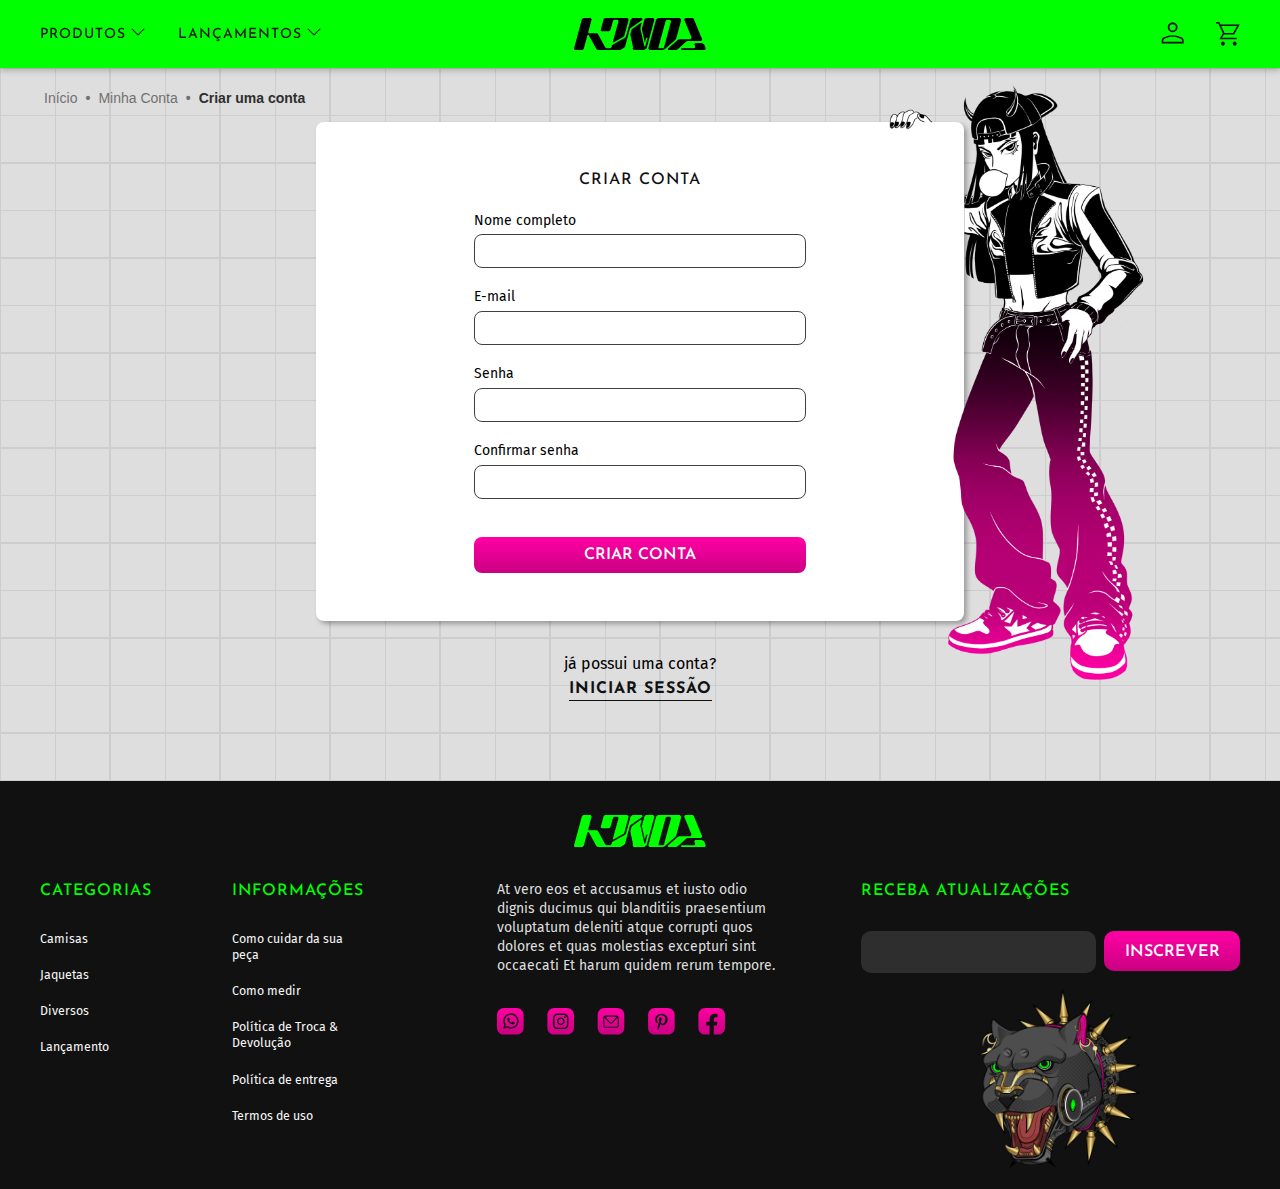
<file: create-account/create-account.html>
<!DOCTYPE html>
<!DOCTYPE html>
<html lang="en">

<head>
  <meta charset="UTF-8">
  <meta name="viewport" content="width=device-width, initial-scale=1.0">
  <link rel="stylesheet" href="/css/style.css">
  <link rel="icon" href="/icon.svg" type="image/svg+xml">

  <link rel="preconnect" href="https://fonts.googleapis.com">
  <link rel="preconnect" href="https://fonts.gstatic.com" crossorigin>
  <link href="https://fonts.googleapis.com/css2?family=Fira+Sans:ital,wght@0,100;0,200;0,300;0,400;0,500;0,600;0,700;0,800;0,900;1,100;1,200;1,300;1,400;1,500;1,600;1,700;1,800;1,900&family=Josefin+Sans:ital,wght@0,100..700;1,100..700&display=swap" rel="stylesheet">

  <title>Criar Conta</title>
</head>

<body>
  <header id="header">
    <nav class="header-container">
      <ul class="header-list-1">
        <li>
          <div class="dropdown">
            <a class="link-title font-1-m" href="/">produtos</a>
            <div class="dropdown-content">
              <ul class="dropdown-list font-1-pp">
                <li><a href="/new-collection/camisas.html">Camisas</a></li>
                <li><a href="/new-collection/moletom.html">Jaquetas</a></li>
                <li><a href="/new-collection/prints.html">Prints</a></li>
              </ul>
            </div>
          </div>
        </li>
        <li>
          <div class="dropdown">
            <a class="link-title font-1-m" href="/">Lançamentos</a>
            <div class="dropdown-content">
              <ul class="dropdown-list font-1-pp">
                <li><a href="/new-collection/new-collection.html">Drop My Hero Academy</a></li>
                <li><a href="/error/error.html">Drop Claymore</a></li>

              </ul>
            </div>
          </div>
        </li>
      </ul>
      <div class="sidebar-produtos">
        <img class="toggle" src="/img/icones/hamburguer.svg" alt="">
        <div class="slide">
          <div> <input id="check01" type="checkbox" name="menu" />
            <label class="toggle-title font-1-m1-b" for="check01">produtos
            </label>
            <ul class="submenu font-1-m1">
              <li><a href="/new-collection/camisas.html">Camisas</a></li>
              <li><a href="/new-collection/moletom.html">Jaquetas</a></li>

              <li><a href="/new-collection/prints.html">Prints</a></li>
            </ul>
          </div>
          <div> <input id="check02" type="checkbox" name="menu" />
            <label class="toggle-title-2 font-1-m1-b" for="check02">lançamentos
            </label>
            <ul class="submenu font-1-m1">
              <li><a href="/new-collection/new-collection.html">Drop My Hero Academy</a></li>
              <li><a href="/error/error.html">Drop Claymore</a></li>

            </ul>
          </div>

          <img class="close-menu" src="/img/icones/x.svg" alt="">

        </div>
      </div>
      <a class="logo" href="/index.html">
        <img class="logo-img" src="/img/logo/logo.svg" alt="Konda Logo">
      </a>
      <ul class="header-list-2">
        <li><a href="/login/login.html" "><img src=" /img/icones/icon-perfil.svg" alt="Perfil"></a></li>

        <li>
          <div class="carrinho">
            <input type="checkbox" id="check-car" class="close-car-button">
            <input type="checkbox" id="checkbox-car" name="car">
            <label for="check-car" class="icon-carrinho"><img src="/img/icones/icon-carrinho.svg" alt=""></label>

            <div class="slide-carrinho">
              <input type="checkbox" id="check-car" class="close-car-button">
              <label for="check-car">
                <div class="toggle-car">
                  <span class="top-line common"></span>
                  <span class="bot-line common"></span>
                </div>
              </label>
              <h2 class="title-car font-1-m1">seu carrinho</h2>
              <div class="product-card">
                <div class="product-card-img">
                  <img src="/img/carrinho/jaqueta.png" alt="">
                </div>
                <div class="product-card-infos">
                  <h3 class="font-2-gg">Jaqueta - Kyyyoto</h3>
                  <div class="counter-card">
                    <div class="btn">+</div>
                    <div class="count">1</div>
                    <div class="btn">-</div>
                  </div>
                  <span class="price font-2-g1">R$ 140,00</span>
                  <a class="font-2-g" href="#">Remover</a>
                </div>
              </div>
              <div class="product-card">
                <div class="product-card-img">
                  <img src="/img/carrinho/postal-tanjiro.png" alt="">
                </div>
                <div class="product-card-infos">
                  <h3 class="font-2-gg">Brinde - Postal Tanjiro</h3>
                  <div class="counter-card">
                    <div class="btn">+</div>
                    <div class="count">1</div>
                    <div class="btn">-</div>
                  </div>
                  <span class="price font-2-g1">R$ 0,00</span>
                  <a class="font-2-g" href="#">Remover</a>
                </div>
              </div>

              <div class="comprar">
                <span class="aviso-frete font-2-g1-b">Frete Grátis em compras a partir de R$ 250,00</span>
                <div class="subtotal">
                  <p class="font-2-g">Subtotal (sem frete):</p>
                  <span class="font-2-gg">R$ 140,00</span>
                </div>


                <div class="select-option-drop">
                  <button class="open-option" aria-expanded="false" aria-controls="open1">
                    <img src="/img/icones/envio.svg" alt="">
                    <span class="envio-title font-1-m">formas de envio</span>
                    <img class="chevron" src="/img/icones/chevron-down.svg" alt="">
                  </button>

                  <div id="open1" class="options">
                    <input type="radio" id="sedex" name="tipo" value="sedex">
                    <label for="sedex" class="font-2-g">
                      <p>Sedex</p> <span>R$19,90</span>
                    </label>

                    <input type="radio" id="correios" name="tipo" value="correios">
                    <label for="correios" class="font-2-g">
                      <p>Correios</p> <span>R$29,90</span>
                    </label>
                  </div>

                </div>

                <div class="cep">
                  <input class="input-cep input-form-01" type="text" placeholder="CEP">
                  <a class="font-2-g" href="https://buscacepinter.correios.com.br/app/endereco/index.php" target="_blank" rel="noopener noreferrer">Não sei meu CEP</a>
                </div>
                <div class="total">
                  <span class="font-1-g1">TOTAL:</span>
                  <div>
                    <p class="price-total font-2-xl">R$ 140,00</p>
                    <p class="parcelamento font-2-g">ou até <strong>12x</strong> de <strong>R$14,00</strong></p>
                  </div>
                </div>

                <a class="button" href="/entrega/entrega.html">iniciar compra</a>
                <a class="mais-produtos font-2-g" href="/new-collection/new-collection.html">Ver mais produtos</a>
              </div>
            </div>

            </label>
        </li>
      </ul>
    </nav>
  </header>
  <main id="create-acc" class="main-login">
    <ul class="breadcrumb">
      <li><a class="crumb" href="/index.html">Início</a></li>
      <li><a class="crumb" href="/login/login.html">Minha Conta</a></li>
      <li>Criar uma conta</li>
    </ul>

    <div class="container-login">
      <div class="login-form">
        <h2 class="font-1-m">criar conta</h2>
        <div class="asset-2"><img src="/img/login/supra.png" alt=""></div>
        <div class="input-line font-2-g">
          <span>Nome completo</span>
          <input class="input-form-01" name="nomeCompleto" id="nomeCompleto" type="text">
        </div>
        <div class="input-line font-2-g">
          <span>E-mail</span>
          <input class="input-form-01" type="email" id="email" name="email">
        </div>
        <div class="input-line font-2-g">
          <span>Senha</span>
          <input class="input-form-01" type="password" name="senha" id="senha">
        </div>
        <div class="input-line font-2-g">
          <span>Confirmar senha</span>
          <input class="input-form-01" type="password" name="senhaConfirmar" id="senhaConfirmar">
        </div>
        <a class="button" href="/index.html">Criar conta</a>
        <!-- <input class="button" type="submit" value="Criar conta"> para depois -->
      </div>
      <div class="create-acc">
        <p class="font-2-g1">já possui uma conta?</p>
        <a class="font-1-m1-b" href="/login/login.html">iniciar sessão</a>
      </div>
    </div>
  </main>




  <footer id="footer">
    <div class="footer-container">
      <a class="logo-footer-clique" href="/index.html"> <img class="logo-footer" src="/img/logo/logo-verde.svg" alt=""></a>
      <div class="infos-footer">
        <div class="listas">
          <div class="list-1">
            <h3 class="list-titulo font-1-m1">Categorias</h3>
            <ul class="footer-list font-2-m">
              <li><a href="/new-collection/camisas.html">Camisas</a></li>
              <li><a href="/new-collection/moletom.html">Jaquetas</a></li>
              <li><a href="/new-collection/prints.html">Diversos</a></li>
              <li><a href="/new-collection/new-collection.html">Lançamento</a></li>
            </ul>
          </div>
          <div class="list-2">
            <h3 class="list-titulo font-1-m1">informações</h3>
            <ul class="footer-list font-2-m">
              <li><a href="/termos/como-cuidar.html">Como cuidar da sua peça</a></li>
              <li><a href="/termos/como-medir.html">Como medir</a></li>
              <li><a href="/termos/politica-de-troca.html">Política de Troca & Devolução</a></li>
              <li><a href="/termos/politica-de-entrega.html">Política de entrega</a></li>
              <li><a href="/termos/termos-uso.html">Termos de uso</a></li>
            </ul>
          </div>
        </div>
        <div class="text-list font-2-g">
          <p>At vero eos et accusamus et iusto odio dignis ducimus qui blanditiis praesentium voluptatum deleniti atque corrupti quos dolores et quas molestias excepturi sint occaecati Et harum quidem rerum tempore.</p>

          <ul class="icones-contato">
            <li><a href="/"><img src="/img/icones/Whtsapp.svg" alt="Whatsapp"></a></li>
            <li><a href="https://www.instagram.com/dardariel/"><img src="/img/icones/Instagram.svg" alt="Instagram"></a></li>
            <li><a href="/"><img src="/img/icones/Email.svg" alt="Email"></a></li>
            <li><a href="/"><img src="/img/icones/Pin.svg" alt="Pinterest"></a></li>
            <li><a href="/"><img src="/img/icones/Facebook.svg" alt="Facebook"></a></li>
          </ul>
        </div>
        <div class="email">
          <h3 class="list-titulo font-1-m1">receba atualizações</h3>
          <div class="email-input">
            <input class="input" type="text" />
            <a class=button href="/">inscrever</a>
          </div>
          <img class="phanter" src="/img/footer/phanter.png" alt="">
        </div>
      </div>
    </div>

  </footer>
  <script src="/js/select-open.js"></script>
</body>

</html>
</file>
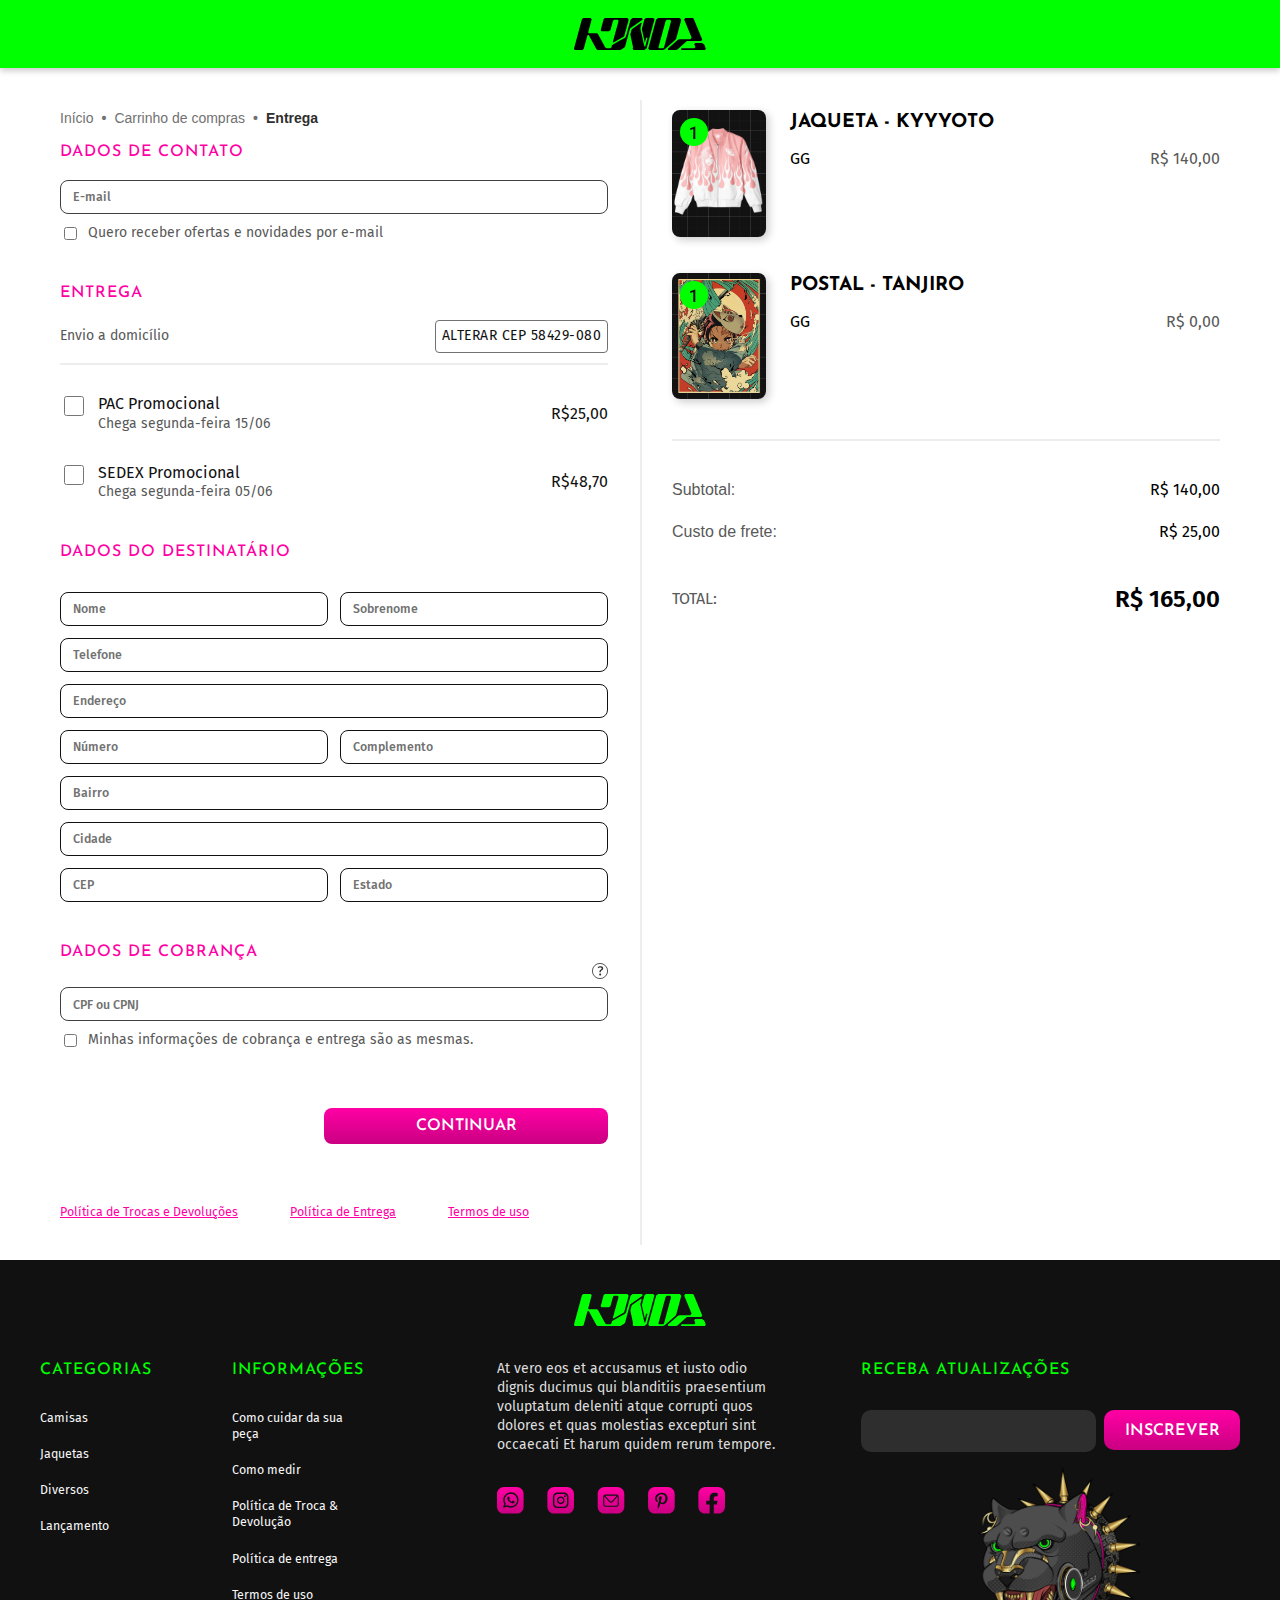
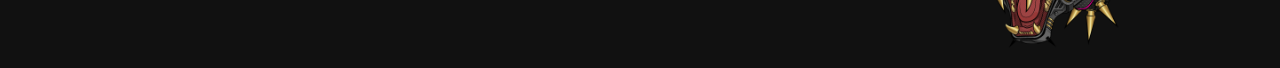
<file: entrega/entrega.html>
<!DOCTYPE html>
<!DOCTYPE html>
<html lang="en">

<head>
  <meta charset="UTF-8">
  <meta name="viewport" content="width=device-width, initial-scale=1.0">
  <link rel="stylesheet" href="/css/style.css">
  <link rel="icon" href="/icon.svg" type="image/svg+xml">

  <link rel="preconnect" href="https://fonts.googleapis.com">
  <link rel="preconnect" href="https://fonts.gstatic.com" crossorigin>
  <link href="https://fonts.googleapis.com/css2?family=Fira+Sans:ital,wght@0,100;0,200;0,300;0,400;0,500;0,600;0,700;0,800;0,900;1,100;1,200;1,300;1,400;1,500;1,600;1,700;1,800;1,900&family=Josefin+Sans:ital,wght@0,100..700;1,100..700&display=swap" rel="stylesheet">

  <title>Entrega</title>
</head>

<body>
  <header id="header">
    <nav class="header-container">
      <a class="logo" href="/index.html">
        <img class="logo-img" src="/img/logo/logo.svg" alt="Konda Logo">
      </a>
    </nav>
  </header>

  <main class="main-entrega">
    <div class="entrega-container-geral">
      <section class="container-form">
        <ul class="breadcrumb">
          <li><a class="crumb" href="/index.html">Início</a></li>
          <li><a class="crumb" href="/index.html">Carrinho de compras</a></li>
          <li>Entrega</li>
        </ul>
        <div>
          <h2 class="font-1-m1">dados de contato</h2>
          <div class="input-line">
            <input class="input-form-01" type="email" id="email" name="email" placeholder="E-mail">
          </div>
          <div class="check-entrega">
            <input type="checkbox"><span class="font-2-g">Quero receber ofertas e novidades por e-mail</span>
          </div>

          <div class="entrega-1">
            <h2 class="font-1-m1">Entrega</h2>
            <div class="envio-type">
              <span class="font-2-g">Envio a domicílio</span>
              <a class="change-cep font-2-g" href="/error/error.html"> alterar cep 58429-080</a>
            </div>
          </div>

          <section class="entrega-2-container">

            <div class="entrega-2">
              <input type="checkbox">
              <div class="transport">
                <p class="font-2-g1">PAC Promocional</p>
                <span class="font-2-g">Chega segunda-feira 15/06</span>
              </div>
              <span class="preco-entrega font-2-g1">R$25,00</span>
            </div>

            <div class="entrega-2">
              <input type="checkbox">
              <div class="transport">
                <p class="font-2-g1">SEDEX Promocional</p>
                <span class="font-2-g">Chega segunda-feira 05/06</span>
              </div>
              <span class="preco-entrega font-2-g1">R$48,70</span>
            </div>
          </section>

          <section class="destinatario">
            <div class="form-01">
              <h2 class="font-1-m1">dados do destinatário</h2>
              <div class="duo-line">
                <input class="input-form-01" type="text" id="nome" name="nome" placeholder="Nome">
                <input class="input-form-01" type="text" id="sobrenome" name="sobrenome" placeholder="Sobrenome">
              </div>
              <input class="input-form-01" type="tel" id="tel" name="tel" placeholder="Telefone">
              <input class="input-form-01" type="text" id="endereco" name="enredeco" placeholder="Endereço">
              <div class="duo-line">
                <input class="input-form-01" type="number" id="numero" name="numero" placeholder="Número">
                <input class="input-form-01" type="text" id="complemento" name="complemento" placeholder="Complemento">
              </div>
              <input class="input-form-01" type="text" id="bairro" name="bairro" placeholder="Bairro">
              <input class="input-form-01" type="text" id="cidade" name="cidade" placeholder="Cidade">
              <div class="duo-line">
                <input class="input-form-01" type="number" id="cep" name="cep" placeholder="CEP">
                <input class="input-form-01" type="text" id="estado" name="estado" placeholder="Estado">
              </div>

            </div>

            <div class="cobranca">
              <h2 class="font-1-m1">dados de cobrança</h2>
              <div class="question-c">
                <img class="question" src="/img/entrega/question.svg" alt="">
                <p class="popup-c">Lorem ipsum dolor sit amet, consectetur tempor incididunt. </p>
              </div>
              <div class="input-line">
                <input class="input-form-01" type="email" id="cpf" name="cpf" placeholder="CPF ou CPNJ">
              </div>
              <div class="check-entrega font-2-g">
                <input type="checkbox"><span>Minhas informações de cobrança e entrega são as mesmas.</span>
              </div>
            </div>
          </section>
        </div>
        <a class="button" href="/finalizacao/finalizar-compra.html">continuar</a>
        <ul class="list-end-entrega font-2-m">
          <li><a href="/termos/politica-de-troca.html">Política de Trocas e Devoluções</a></li>
          <li><a href="/termos/politica-de-entrega.html">Política de Entrega</a></li>
          <li><a href="/termos/termos-uso.html">Termos de uso</a></li>
        </ul>

      </section>
      <section class="item-final-compra">
        <h2 class="font-1-m1 cor-s2">Detalhes do pedido</h2>
        <div class="product-card">
          <div class="product-card-img">
            <img class="final-item-img" src="/img/carrinho/jaqueta.png" alt="">
          </div>
          <img class="quantidade" src="/img/entrega/Group54.svg" alt="">
          <div class="product-card-infos">
            <h3 class="font-1-g1">Jaqueta - Kyyyoto</h3>
            <div class="size-price">
              <span class="font-2-g1">GG</span>
              <span class="price font-2-g1">R$ 140,00</span>
            </div>
          </div>
        </div>
        <div class="product-card">
          <div class="product-card-img">
            <img class="final-item-img" src="/img/carrinho/postal-tanjiro.png" alt="">
          </div>
          <img class="quantidade" src="/img/entrega/Group54.svg" alt="">
          <div class="product-card-infos">
            <h3 class="font-1-g1">Postal - Tanjiro</h3>
            <div class="size-price">
              <span class="font-2-g1">GG</span>
              <span class="price font-2-g1">R$ 0,00</span>
            </div>

          </div>
        </div>
        <div class="finalizacao">
          <div class="size-price font-2-g1">
            <span class="price">Subtotal:</span>
            <span>R$ 140,00</span>
          </div>
          <div class="size-price font-2-g1">
            <span class="price">Custo de frete:</span>
            <span>R$ 25,00</span>
          </div>
        </div>
        <div class="size-price">
          <span class="price font-2-g1">TOTAL:</span>
          <span class="price-2 font-2-xl">R$ 165,00</span>
        </div>
      </section>
    </div>
  </main>




  <footer id="footer">
    <div class="footer-container">
      <a class="logo-footer-clique" href="/index.html"> <img class="logo-footer" src="/img/logo/logo-verde.svg" alt=""></a>
      <div class="infos-footer">
        <div class="listas">
          <div class="list-1">
            <h3 class="list-titulo font-1-m1">Categorias</h3>
            <ul class="footer-list font-2-m">
              <li><a href="/new-collection/camisas.html">Camisas</a></li>
              <li><a href="/new-collection/moletom.html">Jaquetas</a></li>
              <li><a href="/new-collection/prints.html">Diversos</a></li>
              <li><a href="/new-collection/new-collection.html">Lançamento</a></li>
            </ul>
          </div>
          <div class="list-2">
            <h3 class="list-titulo font-1-m1">informações</h3>
            <ul class="footer-list font-2-m">
              <li><a href="/termos/como-cuidar.html">Como cuidar da sua peça</a></li>
              <li><a href="/termos/como-medir.html">Como medir</a></li>
              <li><a href="/termos/politica-de-troca.html">Política de Troca & Devolução</a></li>
              <li><a href="/termos/politica-de-entrega.html">Política de entrega</a></li>
              <li><a href="/termos/termos-uso.html">Termos de uso</a></li>
            </ul>
          </div>
        </div>
        <div class="text-list font-2-g">
          <p>At vero eos et accusamus et iusto odio dignis ducimus qui blanditiis praesentium voluptatum deleniti atque corrupti quos dolores et quas molestias excepturi sint occaecati Et harum quidem rerum tempore.</p>

          <ul class="icones-contato">
            <li><a href="/"><img src="/img/icones/Whtsapp.svg" alt="Whatsapp"></a></li>
            <li><a href="https://www.instagram.com/dardariel/"><img src="/img/icones/Instagram.svg" alt="Instagram"></a></li>
            <li><a href="/"><img src="/img/icones/Email.svg" alt="Email"></a></li>
            <li><a href="/"><img src="/img/icones/Pin.svg" alt="Pinterest"></a></li>
            <li><a href="/"><img src="/img/icones/Facebook.svg" alt="Facebook"></a></li>
          </ul>
        </div>
        <div class="email">
          <h3 class="list-titulo font-1-m1">receba atualizações</h3>
          <div class="email-input">
            <input class="input" type="text" />
            <a class=button href="/">inscrever</a>
          </div>
          <img class="phanter" src="/img/footer/phanter.png" alt="">
        </div>
      </div>
    </div>

  </footer>
  <script src="/js/select-open.js"></script>
</body>

</html>
</file>
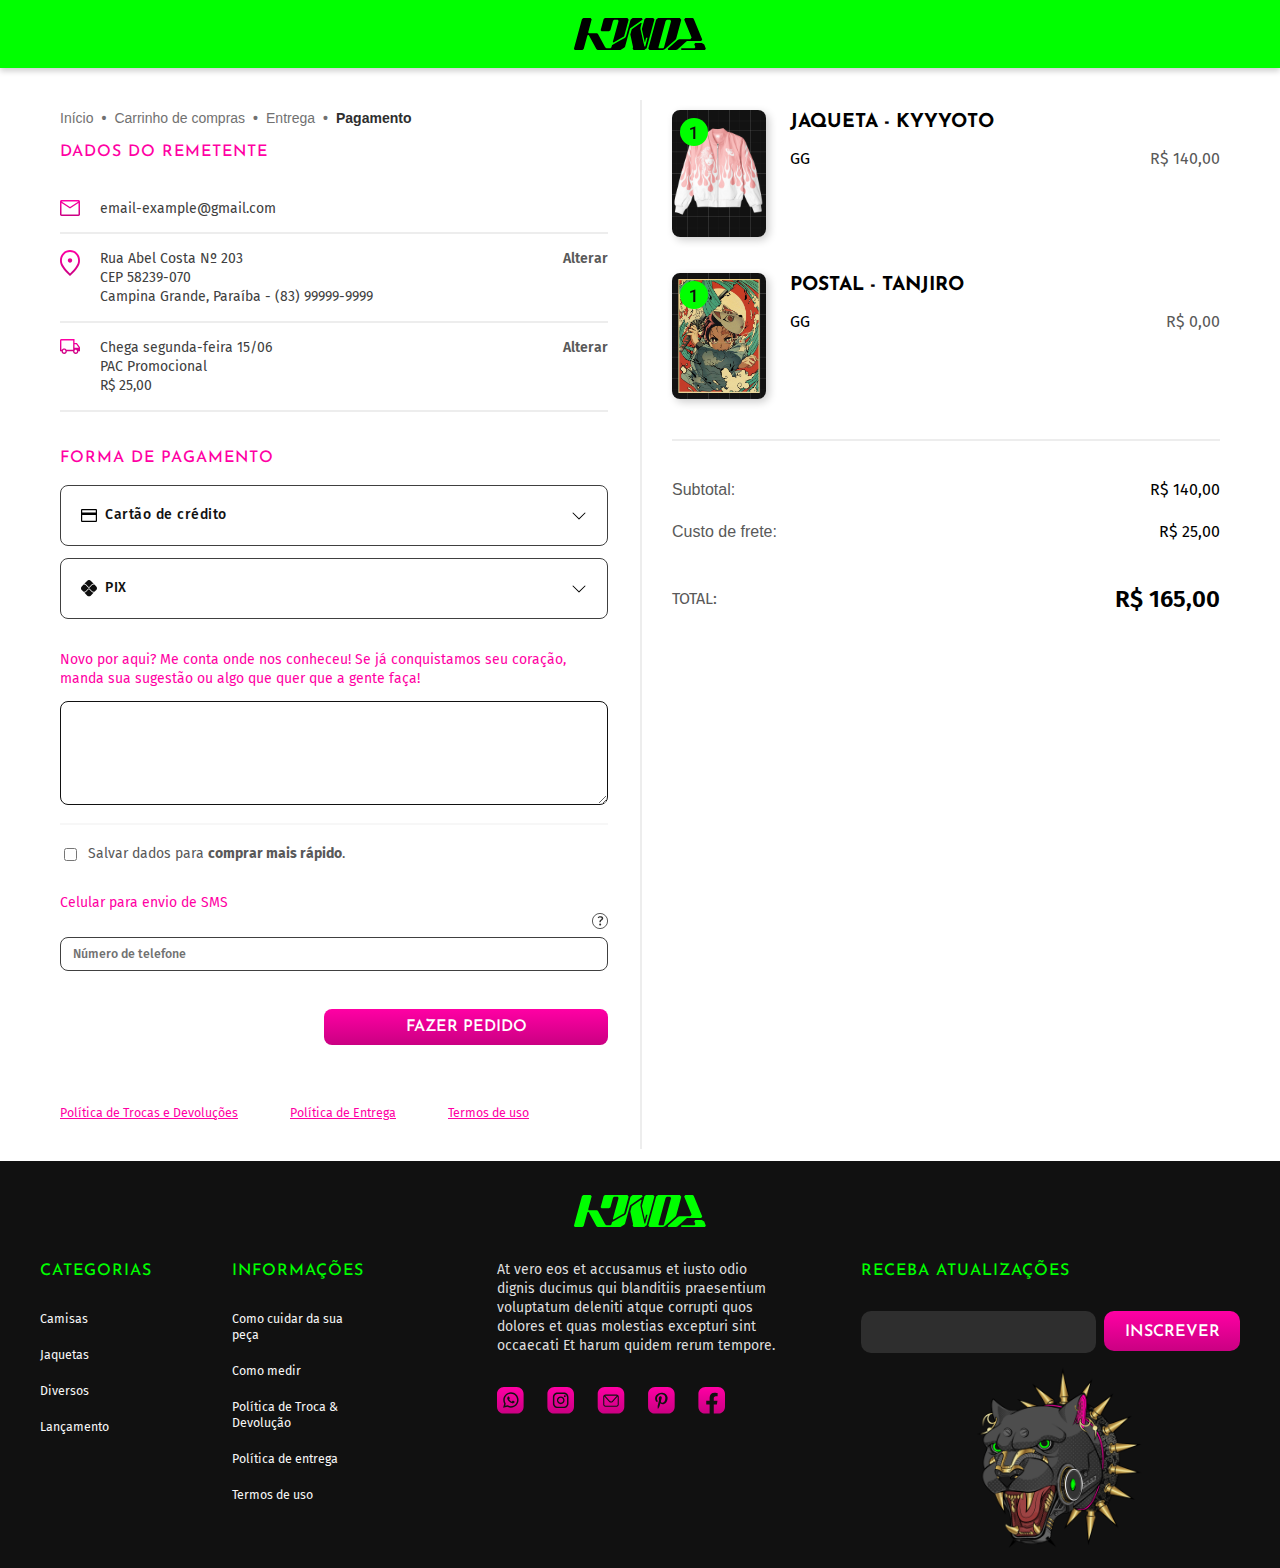
<file: finalizacao/finalizar-compra.html>
<!DOCTYPE html>
<!DOCTYPE html>
<html lang="en">

<head>
  <meta charset="UTF-8">
  <meta name="viewport" content="width=device-width, initial-scale=1.0">
  <link rel="stylesheet" href="/css/style.css">
  <link rel="icon" href="/icon.svg" type="image/svg+xml">

  <link rel="preconnect" href="https://fonts.googleapis.com">
  <link rel="preconnect" href="https://fonts.gstatic.com" crossorigin>
  <link href="https://fonts.googleapis.com/css2?family=Fira+Sans:ital,wght@0,100;0,200;0,300;0,400;0,500;0,600;0,700;0,800;0,900;1,100;1,200;1,300;1,400;1,500;1,600;1,700;1,800;1,900&family=Josefin+Sans:ital,wght@0,100..700;1,100..700&display=swap" rel="stylesheet">

  <title>Finalizar compra</title>
</head>

<body>
  <header id="header">
    <nav class="header-container">
      <a class="logo" href="/index.html">
        <img class="logo-img" src="/img/logo/logo.svg" alt="Konda Logo">
      </a>
    </nav>
  </header>

  <main class="main-entrega">
    <div class="entrega-container-geral">
      <section class="container-form">
        <ul class="breadcrumb">
          <li><a class="crumb" href="/index.html">Início</a></li>
          <li><a class="crumb" href="/index.html">Carrinho de compras</a></li>
          <li><a class="crumb" href="/entrega/entrega.html">Entrega</a></li>
          <li>Pagamento</li>
        </ul>
        <h2 class="font-1-m1">dados do remetente</h2>
        <div>
          <ul class="list-dados-comprador font-2-g">
            <li>
              <div class="dados-comprador">
                <div class="icon-texto"><img src="/img/finalizacao/email-2.svg" alt=""><span>email-example@gmail.com</span></div>
              </div>
            </li>
            <li>
              <div class="dados-comprador">
                <div class="icon-texto">
                  <img src="/img/finalizacao/local-2.svg" alt="">
                  <span>Rua Abel Costa Nº 203 <br>CEP 58239-070 <br>Campina Grande, Paraíba - (83) 99999-9999</span>
                </div>
                <a href="/error/error.html">Alterar</a>
              </div>
            </li>
            <li>
              <div class="dados-comprador">
                <div class="icon-texto">
                  <img src="/img/icones/envio.svg" alt="">
                  <span>Chega segunda-feira 15/06 <br>PAC Promocional <br>R$ 25,00</span>
                </div>
                <a href="/error/error.html">Alterar</a>
              </div>
            </li>
          </ul>
          <div class="entrega-10 font-2-g">
            <h2 class="font-1-m1">forma de pagamento</h2>
            <div class="pag-selecionar">
              <input id="check-envio04" type="checkbox" name="menu" />
              <label class="open-option" for="check-envio04">
                <img src="/img/finalizacao/cartao.svg" alt="">
                <span class="envio-title">Cartão de crédito</span>
                <img class="chevron" src="/img/icones/chevron-down.svg" alt="">
              </label>
              <div class="submenu">
                <input type="text" id="numeroC" name="numeroC" placeholder="Número do cartão">
                <input type="text" id="nomeC" name="nomeC" placeholder="Nome impresso no cartão">

                <div class="vencimento">
                  <input class="data-input" id="dataC" name="dataC" type="date">
                  <input type="text" id="cvv" name="cvv" placeholder="CVV">
                </div>


                <div class="custom-select parcelas">

                  <button class="select-button" aria-expanded="false" aria-controls="select-dropdown">

                    <span class="selected-value">Parcelas</span>

                    <img class="img" src="/img/icones/chevron-down.svg" alt="">
                  </button>

                  <ul class="select-dropdown font-2-g" id="select-dropdown">
                    <li>
                      <input type="radio" id="1x" name="parcelas" />
                      <label for="1x">1x de R$165,00 sem juros</label>
                    </li>
                    <li>
                      <input type="radio" id="2x" name="parcelas" />
                      <label for="2x">2x de R$82,50 sem juros</label>
                    </li>
                    <li>
                      <input type="radio" id="10x" name="parcelas" />
                      <label for="10x">10x de R$18,00 com juros</label>
                    </li>
                    <li>
                      <input type="radio" id="12x" name="parcelas" />
                      <label for="12x">12x de R$19,00 com juros </label>
                    </li>

                  </ul>

                </div>

                <input type="number" placeholder="CPF ou CNPJ">

                <div class="cartoes-aceitos">
                  <span>Cartões aceitos por <strong>Mercado Pago</strong>:</span>
                  <div class="list-cartoes">
                    <img src="/img/finalizacao/visa.svg" alt="">
                    <img src="/img/finalizacao/mastercard.svg" alt="">
                    <img src="/img/finalizacao/amex.svg" alt="">
                    <img src="/img/finalizacao/diners.svg" alt="">
                    <img src="/img/finalizacao/visa.svg" alt="">
                    <img src="/img/finalizacao/elo.svg" alt="">
                  </div>
                </div>
              </div>
            </div>
            <div class="pag-selecionar">
              <input id="check-envio05" type="checkbox" name="menu" />
              <label class="open-option" for="check-envio05">
                <img src="/img/finalizacao/pix.svg" alt="">
                <span class="envio-title">PIX</span>
                <img class="chevron" src="/img/icones/chevron-down.svg" alt="">
              </label>
              <div class="submenu">
                <div class="qr-info"><img class="qr-icon" src="/img/finalizacao/qr-code.svg" alt="">
                  <span>Ao gerar o Código Pix do pedido você pode pagar escaneando o <strong>QR Code</strong> ou <strong>Copiar</strong> e <strong>Colar</strong>.</span>
                </div>
                <div class="pix-info"><span>Nome</span><span><strong>Daniel Ferreira</strong></span><br>
                  <span>CPF/CNPJ</span><span><strong>000.000.000-00</strong></span>
                </div>
              </div>
            </div>
          </div>


          <div class="form-01 font-2-g">
            <p class="cor-s2">Novo por aqui? Me conta onde nos conheceu! Se já conquistamos seu coração, manda sua sugestão ou algo que quer que a gente faça!</p>
            <textarea class="input-form-01 sugestao" rows="6" name="mensagem" id="mensagem"></textarea>
          </div>
          <div class="check-entrega font-2-g">
            <input type="checkbox"><span>Salvar dados para <strong>comprar mais rápido</strong>.</span>
          </div>
        </div>
        <div class="cel-envio font-2-g">
          <p>Celular para envio de SMS</p>
          <div class="question-c">
            <img class="question" src="/img/entrega/question.svg" alt="">
            <p class="popup-c">Lorem ipsum dolor sit amet, consectetur tempor incididunt. </p>
          </div>
          <div class="input-line">
            <input class="input-form-01" id="tel" name="tel" type="number" placeholder="Número de telefone">
          </div>
        </div>
        <a class="button" href="/finalizacao/finalizar-compra.html">Fazer pedido</a>
        <ul class="list-end-entrega font-2-m">
          <li><a href="/termos/politica-de-troca.html">Política de Trocas e Devoluções</a></li>
          <li><a href="/termos/politica-de-entrega.html">Política de Entrega</a></li>
          <li><a href="/termos/termos-uso.html">Termos de uso</a></li>
        </ul>

      </section>

      <section class="item-final-compra">
        <h2 class="font-1-m1 cor-s2">Detalhes do pedido</h2>
        <div class="product-card">
          <div class="product-card-img">
            <img class="final-item-img" src="/img/carrinho/jaqueta.png" alt="">
          </div>
          <img class="quantidade" src="/img/entrega/Group54.svg" alt="">
          <div class="product-card-infos">
            <h3 class="font-1-g1">Jaqueta - Kyyyoto</h3>
            <div class="size-price">
              <span class="font-2-g1">GG</span>
              <span class="price font-2-g1">R$ 140,00</span>
            </div>
          </div>
        </div>
        <div class="product-card">
          <div class="product-card-img">
            <img class="final-item-img" src="/img/carrinho/postal-tanjiro.png" alt="">
          </div>
          <img class="quantidade" src="/img/entrega/Group54.svg" alt="">
          <div class="product-card-infos">
            <h3 class="font-1-g1">Postal - Tanjiro</h3>
            <div class="size-price font-2-g1">
              <span class="font-2-g1">GG</span>
              <span class="price font-2-g1">R$ 0,00</span>
            </div>

          </div>
        </div>
        <div class="finalizacao">
          <div class="size-price font-2-g1">
            <span class="price">Subtotal:</span>
            <span>R$ 140,00</span>
          </div>
          <div class="size-price font-2-g1">
            <span class="price">Custo de frete:</span>
            <span>R$ 25,00</span>
          </div>
        </div>
        <div class="size-price">
          <span class="price font-2-g1">TOTAL:</span>
          <span class="price-2 font-2-xl">R$ 165,00</span>
        </div>
      </section>
    </div>
  </main>




  <footer id="footer">
    <div class="footer-container">
      <a class="logo-footer-clique" href="/index.html"> <img class="logo-footer" src="/img/logo/logo-verde.svg" alt=""></a>
      <div class="infos-footer">
        <div class="listas">
          <div class="list-1">
            <h3 class="list-titulo font-1-m1">Categorias</h3>
            <ul class="footer-list font-2-m">
              <li><a href="/new-collection/camisas.html">Camisas</a></li>
              <li><a href="/new-collection/moletom.html">Jaquetas</a></li>
              <li><a href="/new-collection/prints.html">Diversos</a></li>
              <li><a href="/new-collection/new-collection.html">Lançamento</a></li>
            </ul>
          </div>
          <div class="list-2">
            <h3 class="list-titulo font-1-m1">informações</h3>
            <ul class="footer-list font-2-m">
              <li><a href="/termos/como-cuidar.html">Como cuidar da sua peça</a></li>
              <li><a href="/termos/como-medir.html">Como medir</a></li>
              <li><a href="/termos/politica-de-troca.html">Política de Troca & Devolução</a></li>
              <li><a href="/termos/politica-de-entrega.html">Política de entrega</a></li>
              <li><a href="/termos/termos-uso.html">Termos de uso</a></li>
            </ul>
          </div>
        </div>
        <div class="text-list font-2-g">
          <p>At vero eos et accusamus et iusto odio dignis ducimus qui blanditiis praesentium voluptatum deleniti atque corrupti quos dolores et quas molestias excepturi sint occaecati Et harum quidem rerum tempore.</p>

          <ul class="icones-contato">
            <li><a href="/"><img src="/img/icones/Whtsapp.svg" alt="Whatsapp"></a></li>
            <li><a href="https://www.instagram.com/dardariel/"><img src="/img/icones/Instagram.svg" alt="Instagram"></a></li>
            <li><a href="/"><img src="/img/icones/Email.svg" alt="Email"></a></li>
            <li><a href="/"><img src="/img/icones/Pin.svg" alt="Pinterest"></a></li>
            <li><a href="/"><img src="/img/icones/Facebook.svg" alt="Facebook"></a></li>
          </ul>
        </div>
        <div class="email">
          <h3 class="list-titulo font-1-m1">receba atualizações</h3>
          <div class="email-input">
            <input class="input" type="text" />
            <a class=button href="/">inscrever</a>
          </div>
          <img class="phanter" src="/img/footer/phanter.png" alt="">
        </div>
      </div>
    </div>

  </footer>
  <script src="/js/select-open.js"></script>
  <script src="/js/select-drop.js"></script>
</body>

</html>
</file>
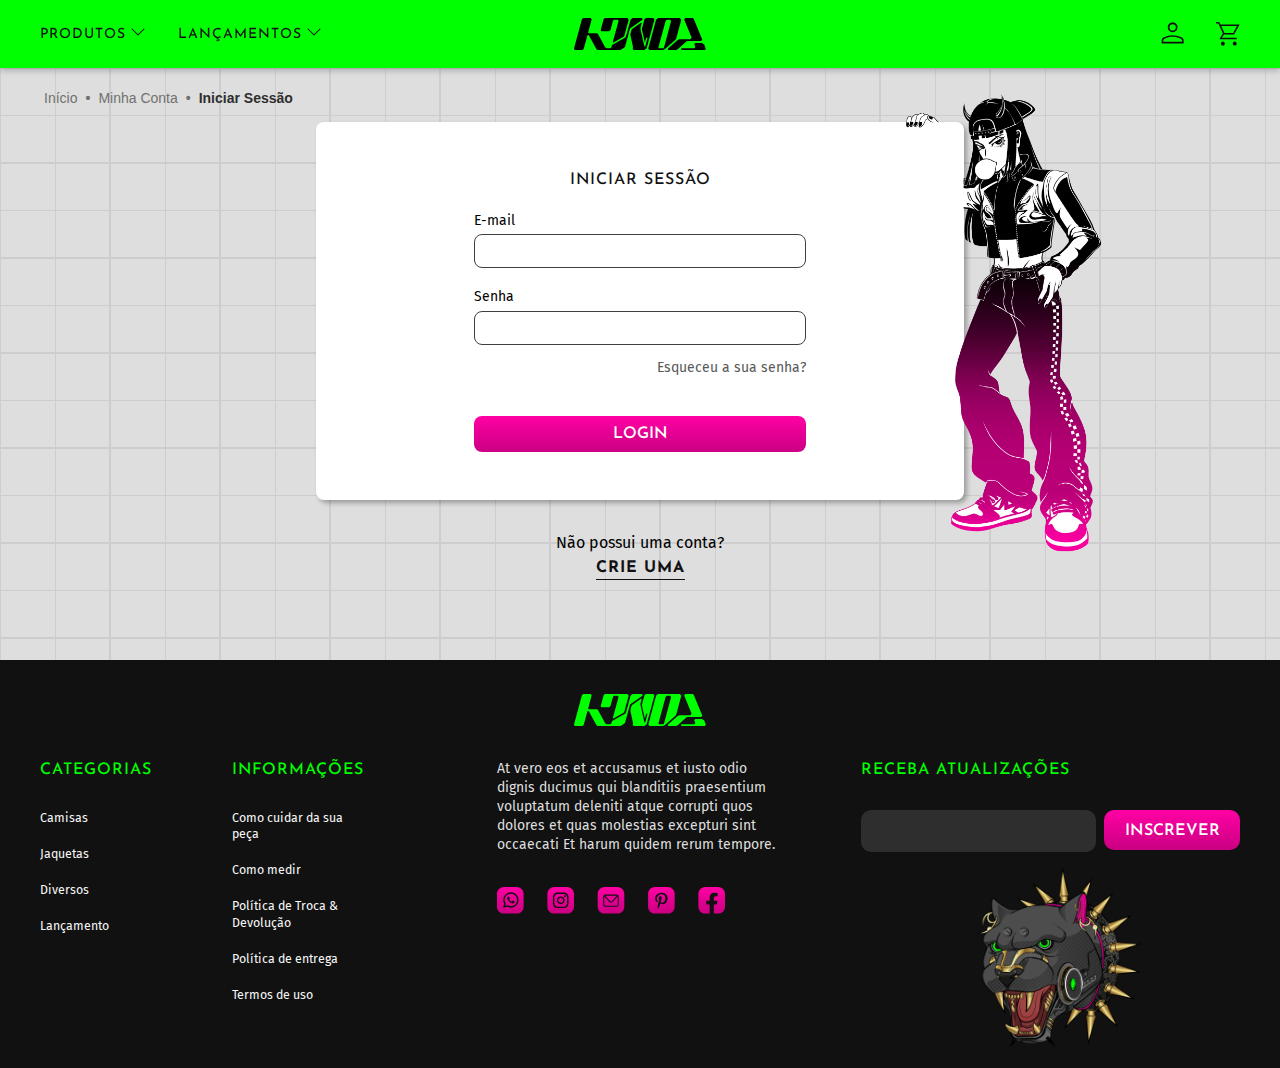
<file: login/login.html>
<!DOCTYPE html>
<!DOCTYPE html>
<html lang="en">

<head>
  <meta charset="UTF-8">
  <meta name="viewport" content="width=device-width, initial-scale=1.0">
  <link rel="stylesheet" href="/css/style.css">
  <link rel="icon" href="/icon.svg" type="image/svg+xml">

  <link rel="preconnect" href="https://fonts.googleapis.com">
  <link rel="preconnect" href="https://fonts.gstatic.com" crossorigin>
  <link href="https://fonts.googleapis.com/css2?family=Fira+Sans:ital,wght@0,100;0,200;0,300;0,400;0,500;0,600;0,700;0,800;0,900;1,100;1,200;1,300;1,400;1,500;1,600;1,700;1,800;1,900&family=Josefin+Sans:ital,wght@0,100..700;1,100..700&display=swap" rel="stylesheet">

  <title>Login</title>
</head>

<body>
  <header id="header">
    <nav class="header-container">
      <ul class="header-list-1">
        <li>
          <div class="dropdown">
            <a class="link-title font-1-m" href="/">produtos</a>
            <div class="dropdown-content">
              <ul class="dropdown-list font-1-pp">
                <li><a href="/new-collection/camisas.html">Camisas</a></li>
                <li><a href="/new-collection/moletom.html">Jaquetas</a></li>
                <li><a href="/new-collection/prints.html">Prints</a></li>
              </ul>
            </div>
          </div>
        </li>
        <li>
          <div class="dropdown">
            <a class="link-title font-1-m" href="/">Lançamentos</a>
            <div class="dropdown-content">
              <ul class="dropdown-list font-1-pp">
                <li><a href="/new-collection/new-collection.html">Drop My Hero Academy</a></li>
                <li><a href="/error/error.html">Drop Claymore</a></li>

              </ul>
            </div>
          </div>
        </li>
      </ul>
      <div class="sidebar-produtos">
        <img class="toggle" src="/img/icones/hamburguer.svg" alt="">
        <div class="slide">
          <div> <input id="check01" type="checkbox" name="menu" />
            <label class="toggle-title font-1-m1-b" for="check01">produtos
            </label>
            <ul class="submenu font-1-m1">
              <li><a href="/new-collection/camisas.html">Camisas</a></li>
              <li><a href="/new-collection/moletom.html">Jaquetas</a></li>

              <li><a href="/new-collection/prints.html">Prints</a></li>
            </ul>
          </div>
          <div> <input id="check02" type="checkbox" name="menu" />
            <label class="toggle-title-2 font-1-m1-b" for="check02">lançamentos
            </label>
            <ul class="submenu font-1-m1">
              <li><a href="/new-collection/new-collection.html">Drop My Hero Academy</a></li>
              <li><a href="/error/error.html">Drop Claymore</a></li>

            </ul>
          </div>

          <img class="close-menu" src="/img/icones/x.svg" alt="">

        </div>
      </div>
      <a class="logo" href="/index.html">
        <img class="logo-img" src="/img/logo/logo.svg" alt="Konda Logo">
      </a>
      <ul class="header-list-2">
        <li><a href="/login/login.html" "><img src=" /img/icones/icon-perfil.svg" alt="Perfil"></a></li>

        <li>
          <div class="carrinho">
            <input type="checkbox" id="check-car" class="close-car-button">
            <input type="checkbox" id="checkbox-car" name="car">
            <label for="check-car" class="icon-carrinho"><img src="/img/icones/icon-carrinho.svg" alt=""></label>

            <div class="slide-carrinho">
              <input type="checkbox" id="check-car" class="close-car-button">
              <label for="check-car">
                <div class="toggle-car">
                  <span class="top-line common"></span>
                  <span class="bot-line common"></span>
                </div>
              </label>
              <h2 class="title-car font-1-m1">seu carrinho</h2>
              <div class="product-card">
                <div class="product-card-img">
                  <img src="/img/carrinho/jaqueta.png" alt="">
                </div>
                <div class="product-card-infos">
                  <h3 class="font-2-gg">Jaqueta - Kyyyoto</h3>
                  <div class="counter-card">
                    <div class="btn">+</div>
                    <div class="count">1</div>
                    <div class="btn">-</div>
                  </div>
                  <span class="price font-2-g1">R$ 140,00</span>
                  <a class="font-2-g" href="#">Remover</a>
                </div>
              </div>
              <div class="product-card">
                <div class="product-card-img">
                  <img src="/img/carrinho/postal-tanjiro.png" alt="">
                </div>
                <div class="product-card-infos">
                  <h3 class="font-2-gg">Brinde - Postal Tanjiro</h3>
                  <div class="counter-card">
                    <div class="btn">+</div>
                    <div class="count">1</div>
                    <div class="btn">-</div>
                  </div>
                  <span class="price font-2-g1">R$ 0,00</span>
                  <a class="font-2-g" href="#">Remover</a>
                </div>
              </div>

              <div class="comprar">
                <span class="aviso-frete font-2-g1-b">Frete Grátis em compras a partir de R$ 250,00</span>
                <div class="subtotal">
                  <p class="font-2-g">Subtotal (sem frete):</p>
                  <span class="font-2-gg">R$ 140,00</span>
                </div>


                <div class="select-option-drop">
                  <button class="open-option" aria-expanded="false" aria-controls="open1">
                    <img src="/img/icones/envio.svg" alt="">
                    <span class="envio-title font-1-m">formas de envio</span>
                    <img class="chevron" src="/img/icones/chevron-down.svg" alt="">
                  </button>

                  <div id="open1" class="options">
                    <input type="radio" id="sedex" name="tipo" value="sedex">
                    <label for="sedex" class="font-2-g">
                      <p>Sedex</p> <span>R$19,90</span>
                    </label>

                    <input type="radio" id="correios" name="tipo" value="correios">
                    <label for="correios" class="font-2-g">
                      <p>Correios</p> <span>R$29,90</span>
                    </label>
                  </div>

                </div>

                <div class="cep">
                  <input class="input-cep input-form-01" type="text" placeholder="CEP">
                  <a class="font-2-g" href="https://buscacepinter.correios.com.br/app/endereco/index.php" target="_blank" rel="noopener noreferrer">Não sei meu CEP</a>
                </div>
                <div class="total">
                  <span class="font-1-g1">TOTAL:</span>
                  <div>
                    <p class="price-total font-2-xl">R$ 140,00</p>
                    <p class="parcelamento font-2-g">ou até <strong>12x</strong> de <strong>R$14,00</strong></p>
                  </div>
                </div>

                <a class="button" href="/entrega/entrega.html">iniciar compra</a>
                <a class="mais-produtos font-2-g" href="/new-collection/new-collection.html">Ver mais produtos</a>
              </div>
            </div>

            </label>
        </li>
      </ul>
    </nav>
  </header>
  <main class="main-login" id="login">
    <ul class="breadcrumb">
      <li><a class="crumb" href="/index.html">Início</a></li>
      <li><a class="crumb" href="/login/login.html">Minha Conta</a></li>
      <li>Iniciar Sessão</li>
    </ul>

    <div class="container-login">
      <div class="login-form">
        <h2 class="font-1-m">iniciar sessão</h2>
        <div class="asset-1"><img src="/img/login/supra.png" alt=""></div>
        <div class="input-line font-2-g">
          <span>E-mail</span>
          <input class="input-form-01" type="email" id="email-login" name="email-login">
        </div>
        <div class="input-line font-2-g">
          <span>Senha</span>
          <input class="input-form-01" type="password" name="senha" id="senha">

          <a class="forget font-2-g" href="/error/error.html">Esqueceu a sua senha?</a>
        </div>
        <a class="button" href="/index.html">Login</a>
        <!-- <input class="button" type="submit" value="login"> para por depois -->
      </div>
      <div class="create-acc">
        <p class="font-2-g1">Não possui uma conta?</p>
        <a class="font-1-m1-b" href="/create-account/create-account.html">crie uma</a>
      </div>
    </div>
  </main>




  <footer id="footer">
    <div class="footer-container">
      <a class="logo-footer-clique" href="/index.html"> <img class="logo-footer" src="/img/logo/logo-verde.svg" alt=""></a>
      <div class="infos-footer">
        <div class="listas">
          <div class="list-1">
            <h3 class="list-titulo font-1-m1">Categorias</h3>
            <ul class="footer-list font-2-m">
              <li><a href="/new-collection/camisas.html">Camisas</a></li>
              <li><a href="/new-collection/moletom.html">Jaquetas</a></li>
              <li><a href="/new-collection/prints.html">Diversos</a></li>
              <li><a href="/new-collection/new-collection.html">Lançamento</a></li>
            </ul>
          </div>
          <div class="list-2">
            <h3 class="list-titulo font-1-m1">informações</h3>
            <ul class="footer-list font-2-m">
              <li><a href="/termos/como-cuidar.html">Como cuidar da sua peça</a></li>
              <li><a href="/termos/como-medir.html">Como medir</a></li>
              <li><a href="/termos/politica-de-troca.html">Política de Troca & Devolução</a></li>
              <li><a href="/termos/politica-de-entrega.html">Política de entrega</a></li>
              <li><a href="/termos/termos-uso.html">Termos de uso</a></li>
            </ul>
          </div>
        </div>
        <div class="text-list font-2-g">
          <p>At vero eos et accusamus et iusto odio dignis ducimus qui blanditiis praesentium voluptatum deleniti atque corrupti quos dolores et quas molestias excepturi sint occaecati Et harum quidem rerum tempore.</p>

          <ul class="icones-contato">
            <li><a href="/"><img src="/img/icones/Whtsapp.svg" alt="Whatsapp"></a></li>
            <li><a href="https://www.instagram.com/dardariel/"><img src="/img/icones/Instagram.svg" alt="Instagram"></a></li>
            <li><a href="/"><img src="/img/icones/Email.svg" alt="Email"></a></li>
            <li><a href="/"><img src="/img/icones/Pin.svg" alt="Pinterest"></a></li>
            <li><a href="/"><img src="/img/icones/Facebook.svg" alt="Facebook"></a></li>
          </ul>
        </div>
        <div class="email">
          <h3 class="list-titulo font-1-m1">receba atualizações</h3>
          <div class="email-input">
            <input class="input" type="text" />
            <a class=button href="/">inscrever</a>
          </div>
          <img class="phanter" src="/img/footer/phanter.png" alt="">
        </div>
      </div>
    </div>

  </footer>
  <script src="/js/select-open.js"></script>
</body>

</html>
</file>
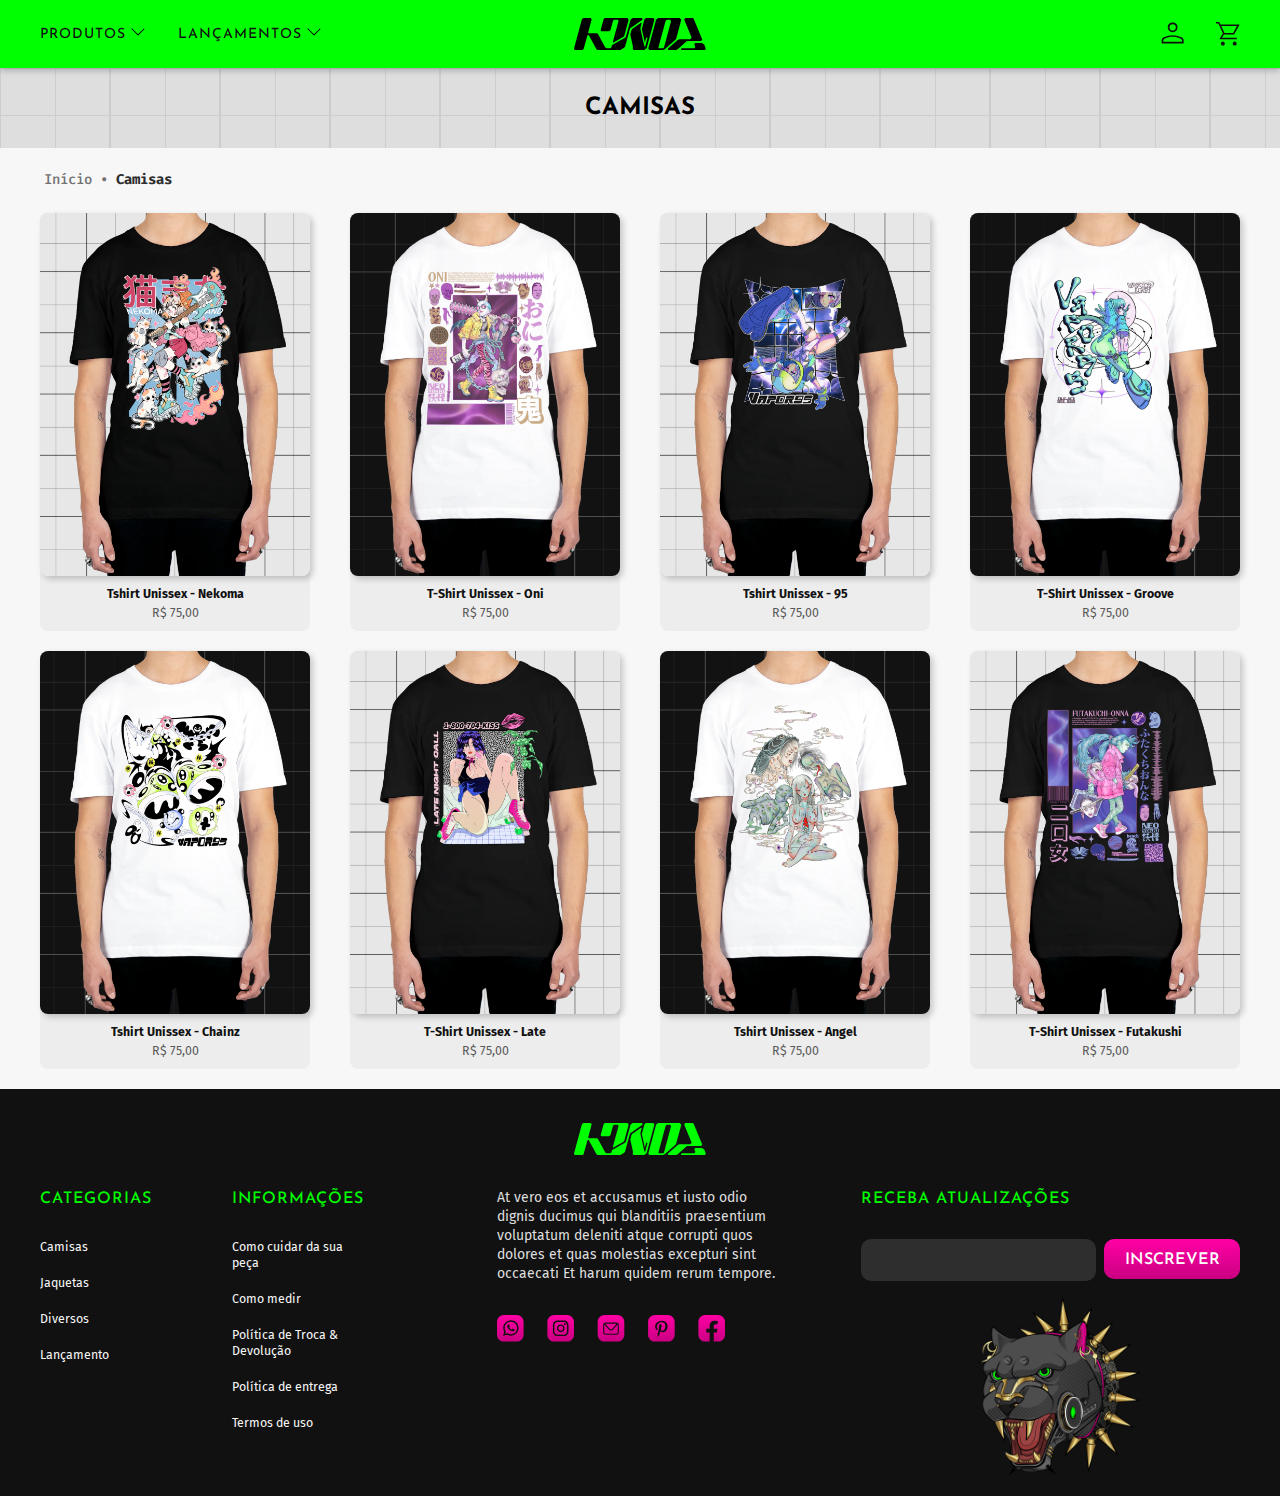
<file: new-collection/camisas.html>
<!DOCTYPE html>
<!DOCTYPE html>
<html lang="en">

<head>
  <meta charset="UTF-8">
  <meta name="viewport" content="width=device-width, initial-scale=1.0">
  <link rel="stylesheet" href="/css/style.css">
  <link rel="icon" href="/icon.svg" type="image/svg+xml">

  <link rel="preconnect" href="https://fonts.googleapis.com">
  <link rel="preconnect" href="https://fonts.gstatic.com" crossorigin>
  <link href="https://fonts.googleapis.com/css2?family=Fira+Sans:ital,wght@0,100;0,200;0,300;0,400;0,500;0,600;0,700;0,800;0,900;1,100;1,200;1,300;1,400;1,500;1,600;1,700;1,800;1,900&family=Josefin+Sans:ital,wght@0,100..700;1,100..700&display=swap" rel="stylesheet">

  <link rel="preconnect" href="https://fonts.googleapis.com">
  <link rel="preconnect" href="https://fonts.gstatic.com" crossorigin>
  <link href="https://fonts.googleapis.com/css2?family=Fira+Code:wght@300..700&display=swap" rel="stylesheet">

  <title>Camisas</title>
</head>

<body>
  <header id="header">
    <nav class="header-container">
      <ul class="header-list-1">
        <li>
          <div class="dropdown">
            <a class="link-title font-1-m" href="/">produtos</a>
            <div class="dropdown-content">
              <ul class="dropdown-list font-1-pp">
                <li><a href="/new-collection/camisas.html">Camisas</a></li>
                <li><a href="/new-collection/moletom.html">Jaquetas</a></li>
                <li><a href="/new-collection/prints.html">Prints</a></li>
              </ul>
            </div>
          </div>
        </li>
        <li>
          <div class="dropdown">
            <a class="link-title font-1-m" href="/">Lançamentos</a>
            <div class="dropdown-content">
              <ul class="dropdown-list font-1-pp">
                <li><a href="/new-collection/new-collection.html">Drop My Hero Academy</a></li>
                <li><a href="/error/error.html">Drop Claymore</a></li>

              </ul>
            </div>
          </div>
        </li>
      </ul>
      <div class="sidebar-produtos">
        <img class="toggle" src="/img/icones/hamburguer.svg" alt="">
        <div class="slide">
          <div> <input id="check01" type="checkbox" name="menu" />
            <label class="toggle-title font-1-m1-b" for="check01">produtos
            </label>
            <ul class="submenu font-1-m1">
              <li><a href="/new-collection/camisas.html">Camisas</a></li>
              <li><a href="/new-collection/moletom.html">Jaquetas</a></li>

              <li><a href="/new-collection/prints.html">Prints</a></li>
            </ul>
          </div>
          <div> <input id="check02" type="checkbox" name="menu" />
            <label class="toggle-title-2 font-1-m1-b" for="check02">lançamentos
            </label>
            <ul class="submenu font-1-m1">
              <li><a href="/new-collection/new-collection.html">Drop My Hero Academy</a></li>
              <li><a href="/error/error.html">Drop Claymore</a></li>

            </ul>
          </div>

          <img class="close-menu" src="/img/icones/x.svg" alt="">

        </div>
      </div>
      <a class="logo" href="/index.html">
        <img class="logo-img" src="/img/logo/logo.svg" alt="Konda Logo">
      </a>
      <ul class="header-list-2">
        <li><a href="/login/login.html" "><img src=" /img/icones/icon-perfil.svg" alt="Perfil"></a></li>

        <li>
          <div class="carrinho">
            <input type="checkbox" id="check-car" class="close-car-button">
            <input type="checkbox" id="checkbox-car" name="car">
            <label for="check-car" class="icon-carrinho"><img src="/img/icones/icon-carrinho.svg" alt=""></label>

            <div class="slide-carrinho">
              <input type="checkbox" id="check-car" class="close-car-button">
              <label for="check-car">
                <div class="toggle-car">
                  <span class="top-line common"></span>
                  <span class="bot-line common"></span>
                </div>
              </label>
              <h2 class="title-car font-1-m1">seu carrinho</h2>
              <div class="product-card">
                <div class="product-card-img">
                  <img src="/img/carrinho/jaqueta.png" alt="">
                </div>
                <div class="product-card-infos">
                  <h3 class="font-2-gg">Jaqueta - Kyyyoto</h3>
                  <div class="counter-card">
                    <div class="btn">+</div>
                    <div class="count">1</div>
                    <div class="btn">-</div>
                  </div>
                  <span class="price font-2-g1">R$ 140,00</span>
                  <a class="font-2-g" href="#">Remover</a>
                </div>
              </div>
              <div class="product-card">
                <div class="product-card-img">
                  <img src="/img/carrinho/postal-tanjiro.png" alt="">
                </div>
                <div class="product-card-infos">
                  <h3 class="font-2-gg">Brinde - Postal Tanjiro</h3>
                  <div class="counter-card">
                    <div class="btn">+</div>
                    <div class="count">1</div>
                    <div class="btn">-</div>
                  </div>
                  <span class="price font-2-g1">R$ 0,00</span>
                  <a class="font-2-g" href="#">Remover</a>
                </div>
              </div>

              <div class="comprar">
                <span class="aviso-frete font-2-g1-b">Frete Grátis em compras a partir de R$ 250,00</span>
                <div class="subtotal">
                  <p class="font-2-g">Subtotal (sem frete):</p>
                  <span class="font-2-gg">R$ 140,00</span>
                </div>


                <div class="select-option-drop">
                  <button class="open-option" aria-expanded="false" aria-controls="open1">
                    <img src="/img/icones/envio.svg" alt="">
                    <span class="envio-title font-1-m">formas de envio</span>
                    <img class="chevron" src="/img/icones/chevron-down.svg" alt="">
                  </button>

                  <div id="open1" class="options">
                    <input type="radio" id="sedex" name="tipo" value="sedex">
                    <label for="sedex" class="font-2-g">
                      <p>Sedex</p> <span>R$19,90</span>
                    </label>

                    <input type="radio" id="correios" name="tipo" value="correios">
                    <label for="correios" class="font-2-g">
                      <p>Correios</p> <span>R$29,90</span>
                    </label>
                  </div>

                </div>

                <div class="cep">
                  <input class="input-cep input-form-01" type="text" placeholder="CEP">
                  <a class="font-2-g" href="https://buscacepinter.correios.com.br/app/endereco/index.php" target="_blank" rel="noopener noreferrer">Não sei meu CEP</a>
                </div>
                <div class="total">
                  <span class="font-1-g1">TOTAL:</span>
                  <div>
                    <p class="price-total font-2-xl">R$ 140,00</p>
                    <p class="parcelamento font-2-g">ou até <strong>12x</strong> de <strong>R$14,00</strong></p>
                  </div>
                </div>

                <a class="button" href="/entrega/entrega.html">iniciar compra</a>
                <a class="mais-produtos font-2-g" href="/new-collection/new-collection.html">Ver mais produtos</a>
              </div>
            </div>

            </label>
        </li>
      </ul>
    </nav>
  </header>

  <div class="banner-nova">
    <h1 class="font-1-g">camisas</h1>
  </div>

  <main class="main" id="collection">
    <ul class="breadcrumb">
      <li><a class="crumb" href="/index.html">Início</a></li>
      <li>Camisas</li>
    </ul>
    <div class="new-colection">
      <section>
        <a class="destaques-item" href="/select-product/select-product.html"><img class="img-item" src="/img/nova-colecao/5.png">
          <span class="nome-item font-2-mb">Tshirt Unissex - Nekoma</span>
          <span class="preco font-2-m">R$ 75,00</span>
        </a>
      </section>
      <section>
        <a class="destaques-item" href="/select-product/select-product.html"><img class="img-item" src="/img/nova-colecao/6.png">
          <span class="nome-item font-2-mb">T-Shirt Unissex - Oni</span>
          <span class="preco font-2-m">R$ 75,00</span>
        </a>
      </section>
      <section>
        <a class="destaques-item" href="/select-product/select-product.html"><img class="img-item" src="/img/nova-colecao/7.png" alt="">
          <span class="nome-item font-2-mb">Tshirt Unissex - 95</span>
          <span class="preco font-2-m">R$ 75,00</span>
        </a>
      </section>
      <section>
        <a class="destaques-item" href="/select-product/select-product.html"><img class="img-item" src="/img/nova-colecao/8.png" alt="">
          <span class="nome-item font-2-mb">T-Shirt Unissex - Groove</span>
          <span class="preco font-2-m">R$ 75,00</span>
        </a>
      </section>
    </div>
    <div class="new-colection">
      <section>
        <a class="destaques-item" href="/select-product/select-product.html"><img class="img-item" src="/img/nova-colecao/1.png">
          <span class="nome-item font-2-mb">Tshirt Unissex - Chainz</span>
          <span class="preco font-2-m">R$ 75,00</span>
        </a>
      </section>
      <section>
        <a class="destaques-item" href="/select-product/select-product.html"><img class="img-item" src="/img/nova-colecao/2.png">
          <span class="nome-item font-2-mb">T-Shirt Unissex - Late</span>
          <span class="preco font-2-m">R$ 75,00</span>
        </a>
      </section>
      <section>
        <a class="destaques-item" href="/select-product/select-product.html"><img class="img-item" src="/img/nova-colecao/3.png" alt="">
          <span class="nome-item font-2-mb">Tshirt Unissex - Angel</span>
          <span class="preco font-2-m">R$ 75,00</span>
        </a>
      </section>
      <section>
        <a class="destaques-item" href="/select-product/select-product.html"><img class="img-item" src="/img/nova-colecao/4.png" alt="">
          <span class="nome-item font-2-mb">T-Shirt Unissex - Futakushi</span>
          <span class="preco font-2-m">R$ 75,00</span>
        </a>
      </section>
    </div>
  </main>


  <footer id="footer">
    <div class="footer-container">
      <a class="logo-footer-clique" href="/index.html"> <img class="logo-footer" src="/img/logo/logo-verde.svg" alt=""></a>
      <div class="infos-footer">
        <div class="listas">
          <div class="list-1">
            <h3 class="list-titulo font-1-m1">Categorias</h3>
            <ul class="footer-list font-2-m">
              <li><a href="/new-collection/camisas.html">Camisas</a></li>
              <li><a href="/new-collection/moletom.html">Jaquetas</a></li>
              <li><a href="/new-collection/prints.html">Diversos</a></li>
              <li><a href="/new-collection/new-collection.html">Lançamento</a></li>
            </ul>
          </div>
          <div class="list-2">
            <h3 class="list-titulo font-1-m1">informações</h3>
            <ul class="footer-list font-2-m">
              <li><a href="/termos/como-cuidar.html">Como cuidar da sua peça</a></li>
              <li><a href="/termos/como-medir.html">Como medir</a></li>
              <li><a href="/termos/politica-de-troca.html">Política de Troca & Devolução</a></li>
              <li><a href="/termos/politica-de-entrega.html">Política de entrega</a></li>
              <li><a href="/termos/termos-uso.html">Termos de uso</a></li>
            </ul>
          </div>
        </div>
        <div class="text-list font-2-g">
          <p>At vero eos et accusamus et iusto odio dignis ducimus qui blanditiis praesentium voluptatum deleniti atque corrupti quos dolores et quas molestias excepturi sint occaecati Et harum quidem rerum tempore.</p>

          <ul class="icones-contato">
            <li><a href="/"><img src="/img/icones/Whtsapp.svg" alt="Whatsapp"></a></li>
            <li><a href="https://www.instagram.com/dardariel/"><img src="/img/icones/Instagram.svg" alt="Instagram"></a></li>
            <li><a href="/"><img src="/img/icones/Email.svg" alt="Email"></a></li>
            <li><a href="/"><img src="/img/icones/Pin.svg" alt="Pinterest"></a></li>
            <li><a href="/"><img src="/img/icones/Facebook.svg" alt="Facebook"></a></li>
          </ul>
        </div>
        <div class="email">
          <h3 class="list-titulo font-1-m1">receba atualizações</h3>
          <div class="email-input">
            <input class="input" type="text" />
            <a class=button href="/">inscrever</a>
          </div>
          <img class="phanter" src="/img/footer/phanter.png" alt="">
        </div>
      </div>
    </div>

  </footer>
  <script src="/js/select-open.js"></script>
</body>

</html>
</file>
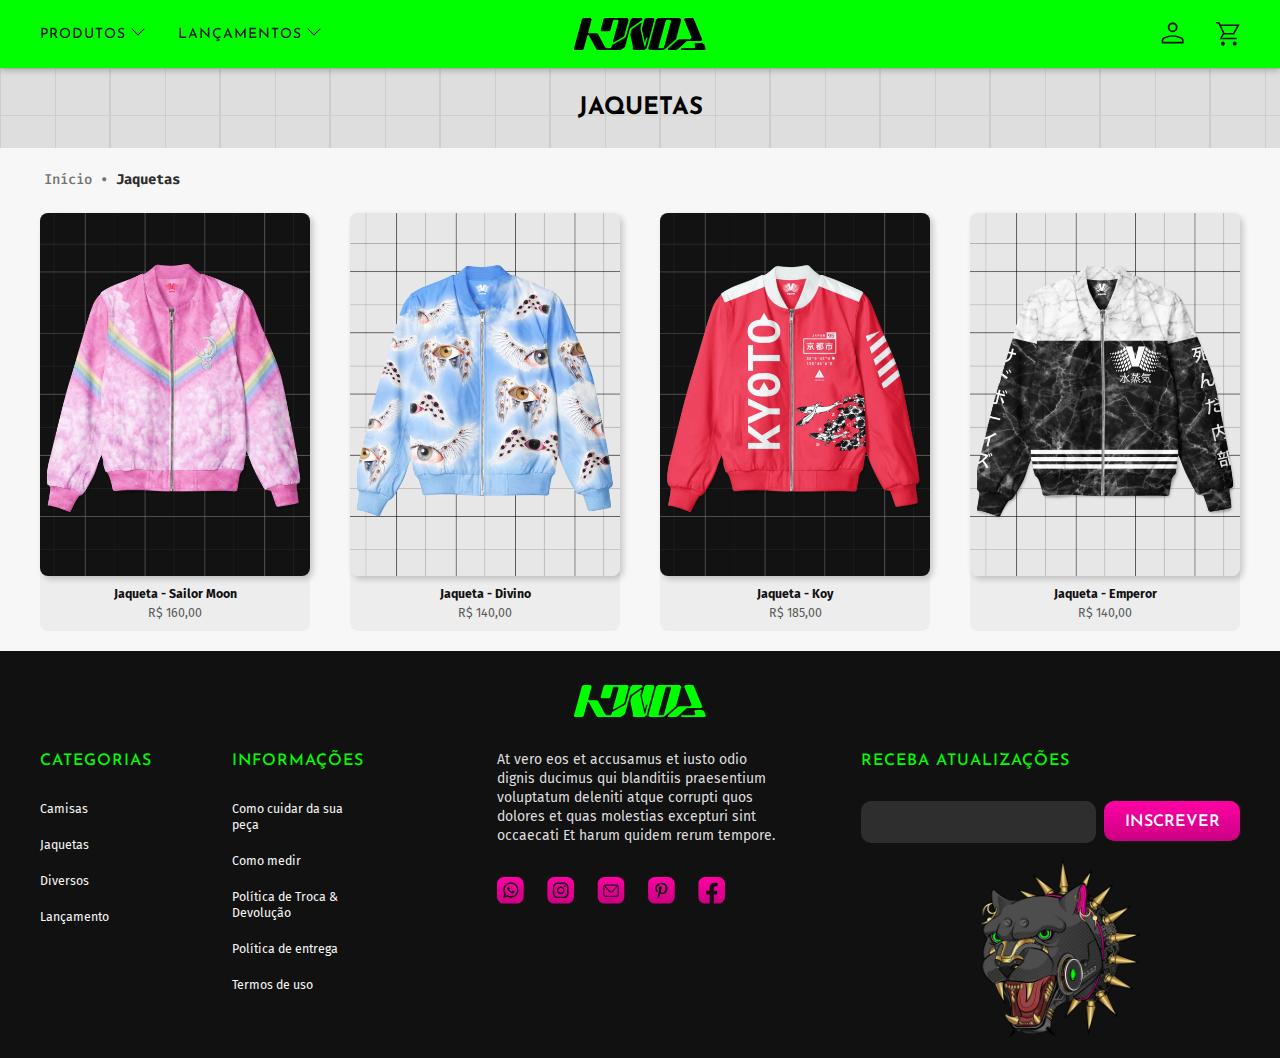
<file: new-collection/moletom.html>
<!DOCTYPE html>
<!DOCTYPE html>
<html lang="en">

<head>
  <meta charset="UTF-8">
  <meta name="viewport" content="width=device-width, initial-scale=1.0">
  <link rel="stylesheet" href="/css/style.css">
  <link rel="icon" href="/icon.svg" type="image/svg+xml">

  <link rel="preconnect" href="https://fonts.googleapis.com">
  <link rel="preconnect" href="https://fonts.gstatic.com" crossorigin>
  <link href="https://fonts.googleapis.com/css2?family=Fira+Sans:ital,wght@0,100;0,200;0,300;0,400;0,500;0,600;0,700;0,800;0,900;1,100;1,200;1,300;1,400;1,500;1,600;1,700;1,800;1,900&family=Josefin+Sans:ital,wght@0,100..700;1,100..700&display=swap" rel="stylesheet">

  <link rel="preconnect" href="https://fonts.googleapis.com">
  <link rel="preconnect" href="https://fonts.gstatic.com" crossorigin>
  <link href="https://fonts.googleapis.com/css2?family=Fira+Code:wght@300..700&display=swap" rel="stylesheet">

  <title>Moletons</title>
</head>

<body>
  <header id="header">
    <nav class="header-container">
      <ul class="header-list-1">
        <li>
          <div class="dropdown">
            <a class="link-title font-1-m" href="/">produtos</a>
            <div class="dropdown-content">
              <ul class="dropdown-list font-1-pp">
                <li><a href="/new-collection/camisas.html">Camisas</a></li>
                <li><a href="/new-collection/moletom.html">Jaquetas</a></li>
                <li><a href="/new-collection/prints.html">Prints</a></li>
              </ul>
            </div>
          </div>
        </li>
        <li>
          <div class="dropdown">
            <a class="link-title font-1-m" href="/">Lançamentos</a>
            <div class="dropdown-content">
              <ul class="dropdown-list font-1-pp">
                <li><a href="/new-collection/new-collection.html">Drop My Hero Academy</a></li>
                <li><a href="/error/error.html">Drop Claymore</a></li>

              </ul>
            </div>
          </div>
        </li>
      </ul>
      <div class="sidebar-produtos">
        <img class="toggle" src="/img/icones/hamburguer.svg" alt="">
        <div class="slide">
          <div> <input id="check01" type="checkbox" name="menu" />
            <label class="toggle-title font-1-m1-b" for="check01">produtos
            </label>
            <ul class="submenu font-1-m1">
              <li><a href="/new-collection/camisas.html">Camisas</a></li>
              <li><a href="/new-collection/moletom.html">Jaquetas</a></li>

              <li><a href="/new-collection/prints.html">Prints</a></li>
            </ul>
          </div>
          <div> <input id="check02" type="checkbox" name="menu" />
            <label class="toggle-title-2 font-1-m1-b" for="check02">lançamentos
            </label>
            <ul class="submenu font-1-m1">
              <li><a href="/new-collection/new-collection.html">Drop My Hero Academy</a></li>
              <li><a href="/error/error.html">Drop Claymore</a></li>

            </ul>
          </div>

          <img class="close-menu" src="/img/icones/x.svg" alt="">

        </div>
      </div>
      <a class="logo" href="/index.html">
        <img class="logo-img" src="/img/logo/logo.svg" alt="Konda Logo">
      </a>
      <ul class="header-list-2">
        <li><a href="/login/login.html" "><img src=" /img/icones/icon-perfil.svg" alt="Perfil"></a></li>

        <li>
          <div class="carrinho">
            <input type="checkbox" id="check-car" class="close-car-button">
            <input type="checkbox" id="checkbox-car" name="car">
            <label for="check-car" class="icon-carrinho"><img src="/img/icones/icon-carrinho.svg" alt=""></label>

            <div class="slide-carrinho">
              <input type="checkbox" id="check-car" class="close-car-button">
              <label for="check-car">
                <div class="toggle-car">
                  <span class="top-line common"></span>
                  <span class="bot-line common"></span>
                </div>
              </label>
              <h2 class="title-car font-1-m1">seu carrinho</h2>
              <div class="product-card">
                <div class="product-card-img">
                  <img src="/img/carrinho/jaqueta.png" alt="">
                </div>
                <div class="product-card-infos">
                  <h3 class="font-2-gg">Jaqueta - Kyyyoto</h3>
                  <div class="counter-card">
                    <div class="btn">+</div>
                    <div class="count">1</div>
                    <div class="btn">-</div>
                  </div>
                  <span class="price font-2-g1">R$ 140,00</span>
                  <a class="font-2-g" href="#">Remover</a>
                </div>
              </div>
              <div class="product-card">
                <div class="product-card-img">
                  <img src="/img/carrinho/postal-tanjiro.png" alt="">
                </div>
                <div class="product-card-infos">
                  <h3 class="font-2-gg">Brinde - Postal Tanjiro</h3>
                  <div class="counter-card">
                    <div class="btn">+</div>
                    <div class="count">1</div>
                    <div class="btn">-</div>
                  </div>
                  <span class="price font-2-g1">R$ 0,00</span>
                  <a class="font-2-g" href="#">Remover</a>
                </div>
              </div>

              <div class="comprar">
                <span class="aviso-frete font-2-g1-b">Frete Grátis em compras a partir de R$ 250,00</span>
                <div class="subtotal">
                  <p class="font-2-g">Subtotal (sem frete):</p>
                  <span class="font-2-gg">R$ 140,00</span>
                </div>


                <div class="select-option-drop">
                  <button class="open-option" aria-expanded="false" aria-controls="open1">
                    <img src="/img/icones/envio.svg" alt="">
                    <span class="envio-title font-1-m">formas de envio</span>
                    <img class="chevron" src="/img/icones/chevron-down.svg" alt="">
                  </button>

                  <div id="open1" class="options">
                    <input type="radio" id="sedex" name="tipo" value="sedex">
                    <label for="sedex" class="font-2-g">
                      <p>Sedex</p> <span>R$19,90</span>
                    </label>

                    <input type="radio" id="correios" name="tipo" value="correios">
                    <label for="correios" class="font-2-g">
                      <p>Correios</p> <span>R$29,90</span>
                    </label>
                  </div>

                </div>

                <div class="cep">
                  <input class="input-cep input-form-01" type="text" placeholder="CEP">
                  <a class="font-2-g" href="https://buscacepinter.correios.com.br/app/endereco/index.php" target="_blank" rel="noopener noreferrer">Não sei meu CEP</a>
                </div>
                <div class="total">
                  <span class="font-1-g1">TOTAL:</span>
                  <div>
                    <p class="price-total font-2-xl">R$ 140,00</p>
                    <p class="parcelamento font-2-g">ou até <strong>12x</strong> de <strong>R$14,00</strong></p>
                  </div>
                </div>

                <a class="button" href="/entrega/entrega.html">iniciar compra</a>
                <a class="mais-produtos font-2-g" href="/new-collection/new-collection.html">Ver mais produtos</a>
              </div>
            </div>

            </label>
        </li>
      </ul>
    </nav>
  </header>

  <div class="banner-nova">
    <h1 class="font-1-g">Jaquetas</h1>
  </div>

  <main class="main" id="collection">
    <ul class="breadcrumb">
      <li><a class="crumb" href="/index.html">Início</a></li>
      <li>Jaquetas</li>
    </ul>
    <div class="new-colection">
      <section>
        <a class="destaques-item" href="/selecionar-item/selecionar-item.html">
          <img class="img-item" src="/img/relacionados/pr-1.png" alt="Jaqueta">
          <span class="nome-item font-2-mb">Jaqueta - Sailor Moon</span>
          <span class="preco font-2-m">R$ 160,00</span>
        </a>
      </section>
      <section>
        <a class="destaques-item" href="/">
          <img class="img-item" src="/img/relacionados/pr-2.png" alt="Tshirt Cyber">
          <span class="nome-item font-2-mb">Jaqueta - Divino</span>
          <span class="preco font-2-m">R$ 140,00</span>
        </a>
      </section>
      <section>
        <a class="destaques-item" href="/"><img class="img-item" src="/img/relacionados/pr-3.png" alt="Jaqueta">
          <span class="nome-item font-2-mb">Jaqueta - Koy</span>
          <span class="preco font-2-m">R$ 185,00</span>
        </a>
      </section>
      <section>
        <a class="destaques-item" href="/"><img class="img-item" src="/img/relacionados/pr-4.png" alt="Jaqueta">
          <span class="nome-item font-2-mb">Jaqueta - Emperor</span>
          <span class="preco font-2-m">R$ 140,00</span>
        </a>
      </section>
    </div>

  </main>


  <footer id="footer">
    <div class="footer-container">
      <a class="logo-footer-clique" href="/index.html"> <img class="logo-footer" src="/img/logo/logo-verde.svg" alt=""></a>
      <div class="infos-footer">
        <div class="listas">
          <div class="list-1">
            <h3 class="list-titulo font-1-m1">Categorias</h3>
            <ul class="footer-list font-2-m">
              <li><a href="/new-collection/camisas.html">Camisas</a></li>
              <li><a href="/new-collection/moletom.html">Jaquetas</a></li>
              <li><a href="/new-collection/prints.html">Diversos</a></li>
              <li><a href="/new-collection/new-collection.html">Lançamento</a></li>
            </ul>
          </div>
          <div class="list-2">
            <h3 class="list-titulo font-1-m1">informações</h3>
            <ul class="footer-list font-2-m">
              <li><a href="/termos/como-cuidar.html">Como cuidar da sua peça</a></li>
              <li><a href="/termos/como-medir.html">Como medir</a></li>
              <li><a href="/termos/politica-de-troca.html">Política de Troca & Devolução</a></li>
              <li><a href="/termos/politica-de-entrega.html">Política de entrega</a></li>
              <li><a href="/termos/termos-uso.html">Termos de uso</a></li>
            </ul>
          </div>
        </div>
        <div class="text-list font-2-g">
          <p>At vero eos et accusamus et iusto odio dignis ducimus qui blanditiis praesentium voluptatum deleniti atque corrupti quos dolores et quas molestias excepturi sint occaecati Et harum quidem rerum tempore.</p>

          <ul class="icones-contato">
            <li><a href="/"><img src="/img/icones/Whtsapp.svg" alt="Whatsapp"></a></li>
            <li><a href="https://www.instagram.com/dardariel/"><img src="/img/icones/Instagram.svg" alt="Instagram"></a></li>
            <li><a href="/"><img src="/img/icones/Email.svg" alt="Email"></a></li>
            <li><a href="/"><img src="/img/icones/Pin.svg" alt="Pinterest"></a></li>
            <li><a href="/"><img src="/img/icones/Facebook.svg" alt="Facebook"></a></li>
          </ul>
        </div>
        <div class="email">
          <h3 class="list-titulo font-1-m1">receba atualizações</h3>
          <div class="email-input">
            <input class="input" type="text" />
            <a class=button href="/">inscrever</a>
          </div>
          <img class="phanter" src="/img/footer/phanter.png" alt="">
        </div>
      </div>
    </div>

  </footer>
  <script src="/js/select-open.js"></script>
</body>

</html>
</file>
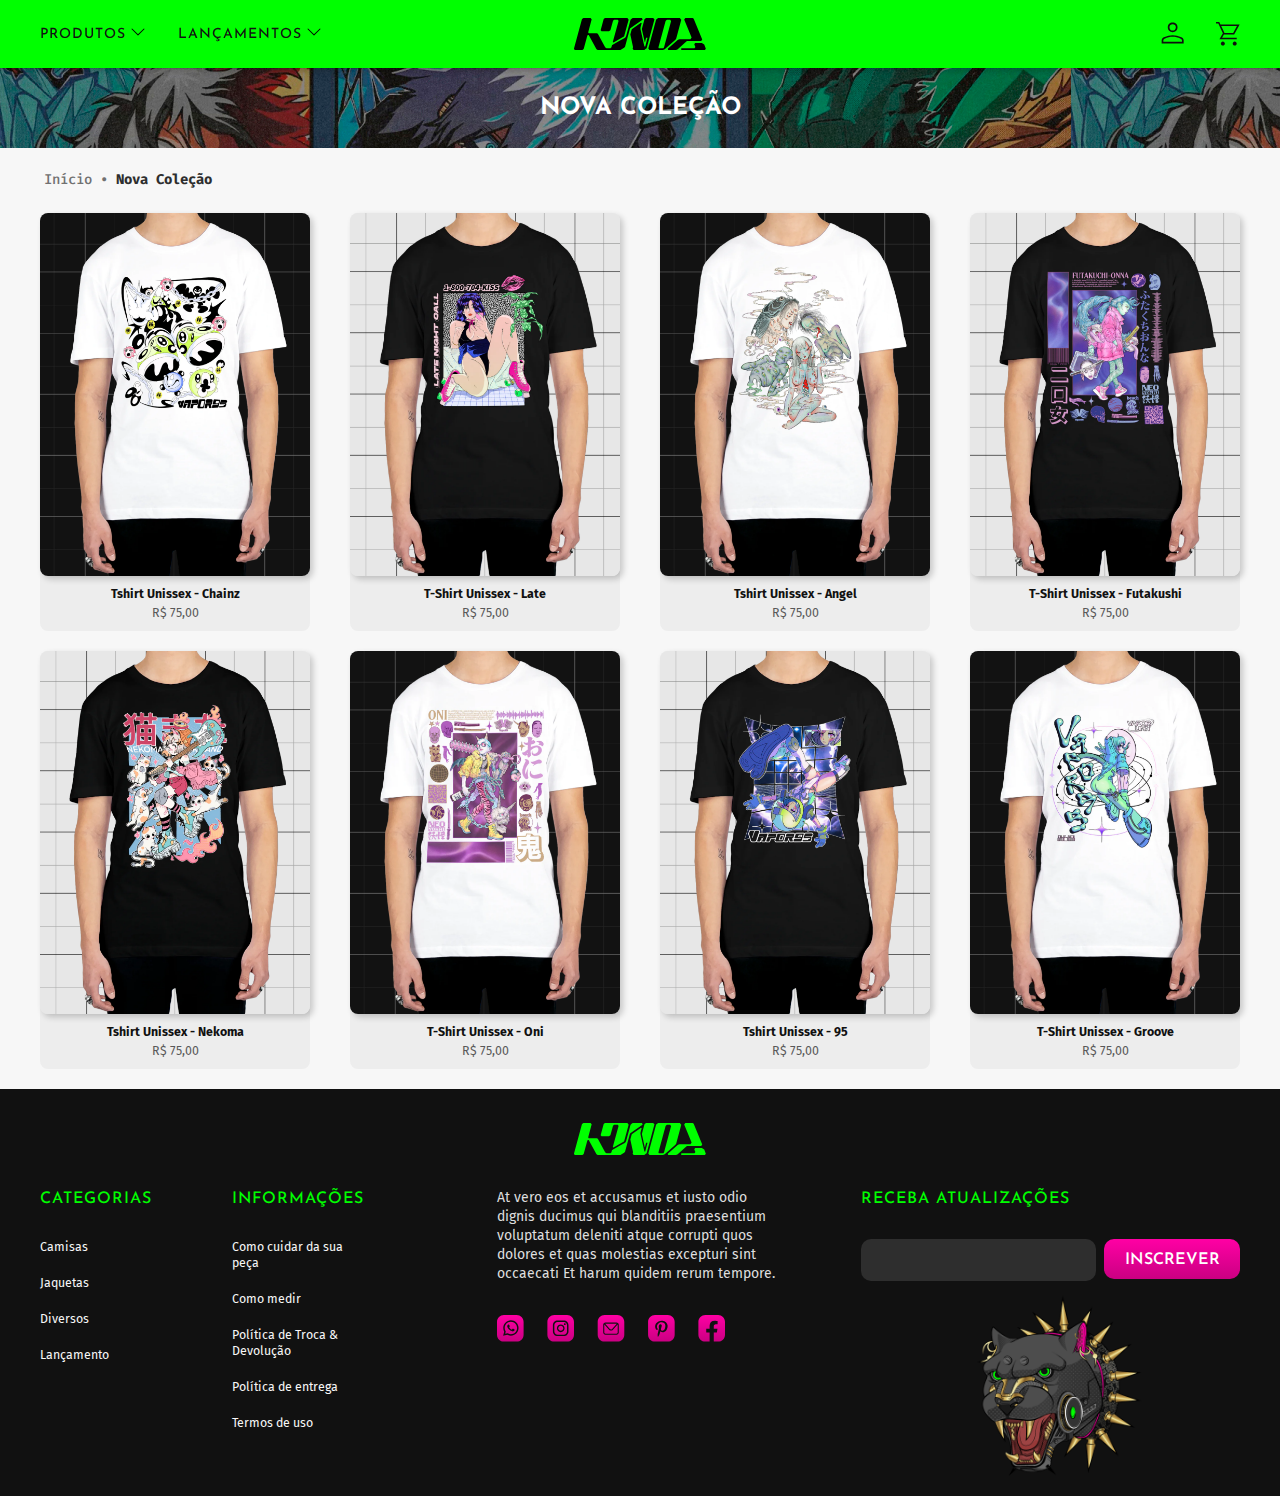
<file: new-collection/new-collection.html>
<!DOCTYPE html>
<!DOCTYPE html>
<html lang="en">

<head>
  <meta charset="UTF-8">
  <meta name="viewport" content="width=device-width, initial-scale=1.0">
  <link rel="stylesheet" href="/css/style.css">
  <link rel="icon" href="/icon.svg" type="image/svg+xml">

  <link rel="preconnect" href="https://fonts.googleapis.com">
  <link rel="preconnect" href="https://fonts.gstatic.com" crossorigin>
  <link href="https://fonts.googleapis.com/css2?family=Fira+Sans:ital,wght@0,100;0,200;0,300;0,400;0,500;0,600;0,700;0,800;0,900;1,100;1,200;1,300;1,400;1,500;1,600;1,700;1,800;1,900&family=Josefin+Sans:ital,wght@0,100..700;1,100..700&display=swap" rel="stylesheet">

  <link rel="preconnect" href="https://fonts.googleapis.com">
  <link rel="preconnect" href="https://fonts.gstatic.com" crossorigin>
  <link href="https://fonts.googleapis.com/css2?family=Fira+Code:wght@300..700&display=swap" rel="stylesheet">

  <title>Nova Coleção</title>
</head>

<body>
  <header id="header">
    <nav class="header-container">
      <ul class="header-list-1">
        <li>
          <div class="dropdown">
            <a class="link-title font-1-m" href="/">produtos</a>
            <div class="dropdown-content">
              <ul class="dropdown-list font-1-pp">
                <li><a href="/new-collection/camisas.html">Camisas</a></li>
                <li><a href="/new-collection/moletom.html">Jaquetas</a></li>
                <li><a href="/new-collection/prints.html">Prints</a></li>
              </ul>
            </div>
          </div>
        </li>
        <li>
          <div class="dropdown">
            <a class="link-title font-1-m" href="/">Lançamentos</a>
            <div class="dropdown-content">
              <ul class="dropdown-list font-1-pp">
                <li><a href="/new-collection/new-collection.html">Drop My Hero Academy</a></li>
                <li><a href="/error/error.html">Drop Claymore</a></li>

              </ul>
            </div>
          </div>
        </li>
      </ul>
      <div class="sidebar-produtos">
        <img class="toggle" src="/img/icones/hamburguer.svg" alt="">
        <div class="slide">
          <div> <input id="check01" type="checkbox" name="menu" />
            <label class="toggle-title font-1-m1-b" for="check01">produtos
            </label>
            <ul class="submenu font-1-m1">
              <li><a href="/new-collection/camisas.html">Camisas</a></li>
              <li><a href="/new-collection/moletom.html">Jaquetas</a></li>

              <li><a href="/new-collection/prints.html">Prints</a></li>
            </ul>
          </div>
          <div> <input id="check02" type="checkbox" name="menu" />
            <label class="toggle-title-2 font-1-m1-b" for="check02">lançamentos
            </label>
            <ul class="submenu font-1-m1">
              <li><a href="/new-collection/new-collection.html">Drop My Hero Academy</a></li>
              <li><a href="/error/error.html">Drop Claymore</a></li>

            </ul>
          </div>

          <img class="close-menu" src="/img/icones/x.svg" alt="">

        </div>
      </div>
      <a class="logo" href="/index.html">
        <img class="logo-img" src="/img/logo/logo.svg" alt="Konda Logo">
      </a>
      <ul class="header-list-2">
        <li><a href="/login/login.html" "><img src=" /img/icones/icon-perfil.svg" alt="Perfil"></a></li>

        <li>
          <div class="carrinho">
            <input type="checkbox" id="check-car" class="close-car-button">
            <input type="checkbox" id="checkbox-car" name="car">
            <label for="check-car" class="icon-carrinho"><img src="/img/icones/icon-carrinho.svg" alt=""></label>

            <div class="slide-carrinho">
              <input type="checkbox" id="check-car" class="close-car-button">
              <label for="check-car">
                <div class="toggle-car">
                  <span class="top-line common"></span>
                  <span class="bot-line common"></span>
                </div>
              </label>
              <h2 class="title-car font-1-m1">seu carrinho</h2>
              <div class="product-card">
                <div class="product-card-img">
                  <img src="/img/carrinho/jaqueta.png" alt="">
                </div>
                <div class="product-card-infos">
                  <h3 class="font-2-gg">Jaqueta - Kyyyoto</h3>
                  <div class="counter-card">
                    <div class="btn">+</div>
                    <div class="count">1</div>
                    <div class="btn">-</div>
                  </div>
                  <span class="price font-2-g1">R$ 140,00</span>
                  <a class="font-2-g" href="#">Remover</a>
                </div>
              </div>
              <div class="product-card">
                <div class="product-card-img">
                  <img src="/img/carrinho/postal-tanjiro.png" alt="">
                </div>
                <div class="product-card-infos">
                  <h3 class="font-2-gg">Brinde - Postal Tanjiro</h3>
                  <div class="counter-card">
                    <div class="btn">+</div>
                    <div class="count">1</div>
                    <div class="btn">-</div>
                  </div>
                  <span class="price font-2-g1">R$ 0,00</span>
                  <a class="font-2-g" href="#">Remover</a>
                </div>
              </div>

              <div class="comprar">
                <span class="aviso-frete font-2-g1-b">Frete Grátis em compras a partir de R$ 250,00</span>
                <div class="subtotal">
                  <p class="font-2-g">Subtotal (sem frete):</p>
                  <span class="font-2-gg">R$ 140,00</span>
                </div>


                <div class="select-option-drop">
                  <button class="open-option" aria-expanded="false" aria-controls="open1">
                    <img src="/img/icones/envio.svg" alt="">
                    <span class="envio-title font-1-m">formas de envio</span>
                    <img class="chevron" src="/img/icones/chevron-down.svg" alt="">
                  </button>

                  <div id="open1" class="options">
                    <input type="radio" id="sedex" name="tipo" value="sedex">
                    <label for="sedex" class="font-2-g">
                      <p>Sedex</p> <span>R$19,90</span>
                    </label>

                    <input type="radio" id="correios" name="tipo" value="correios">
                    <label for="correios" class="font-2-g">
                      <p>Correios</p> <span>R$29,90</span>
                    </label>
                  </div>

                </div>

                <div class="cep">
                  <input class="input-cep input-form-01" type="text" placeholder="CEP">
                  <a class="font-2-g" href="https://buscacepinter.correios.com.br/app/endereco/index.php" target="_blank" rel="noopener noreferrer">Não sei meu CEP</a>
                </div>
                <div class="total">
                  <span class="font-1-g1">TOTAL:</span>
                  <div>
                    <p class="price-total font-2-xl">R$ 140,00</p>
                    <p class="parcelamento font-2-g">ou até <strong>12x</strong> de <strong>R$14,00</strong></p>
                  </div>
                </div>

                <a class="button" href="/entrega/entrega.html">iniciar compra</a>
                <a class="mais-produtos font-2-g" href="/new-collection/new-collection.html">Ver mais produtos</a>
              </div>
            </div>

            </label>
        </li>
      </ul>
    </nav>
  </header>
  <div class="banner-new banner-nova">
    <h1 class="font-1-g cor-01">nova coleção</h1>
  </div>

  <main class="main" id="collection">
    <ul class="breadcrumb">
      <li><a class="crumb" href="/index.html">Início</a></li>
      <li>Nova Coleção</li>
    </ul>
    <div class="new-colection">
      <section>
        <a class="destaques-item" href="/select-product/select-product.html"><img class="img-item" src="/img/nova-colecao/1.png">
          <span class="nome-item font-2-mb">Tshirt Unissex - Chainz</span>
          <span class="preco font-2-m">R$ 75,00</span>
        </a>
      </section>
      <section>
        <a class="destaques-item" href="/select-product/select-product.html"><img class="img-item" src="/img/nova-colecao/2.png">
          <span class="nome-item font-2-mb">T-Shirt Unissex - Late</span>
          <span class="preco font-2-m">R$ 75,00</span>
        </a>
      </section>
      <section>
        <a class="destaques-item" href="/select-product/select-product.html"><img class="img-item" src="/img/nova-colecao/3.png" alt="">
          <span class="nome-item font-2-mb">Tshirt Unissex - Angel</span>
          <span class="preco font-2-m">R$ 75,00</span>
        </a>
      </section>
      <section>
        <a class="destaques-item" href="/select-product/select-product.html"><img class="img-item" src="/img/nova-colecao/4.png" alt="">
          <span class="nome-item font-2-mb">T-Shirt Unissex - Futakushi</span>
          <span class="preco font-2-m">R$ 75,00</span>
        </a>
      </section>
    </div>

    <div class="new-colection">
      <section>
        <a class="destaques-item" href="/select-product/select-product.html"><img class="img-item" src="/img/nova-colecao/5.png">
          <span class="nome-item font-2-mb">Tshirt Unissex - Nekoma</span>
          <span class="preco font-2-m">R$ 75,00</span>
        </a>
      </section>
      <section>
        <a class="destaques-item" href="/select-product/select-product.html"><img class="img-item" src="/img/nova-colecao/6.png">
          <span class="nome-item font-2-mb">T-Shirt Unissex - Oni</span>
          <span class="preco font-2-m">R$ 75,00</span>
        </a>
      </section>
      <section>
        <a class="destaques-item" href="/select-product/select-product.html"><img class="img-item" src="/img/nova-colecao/7.png" alt="">
          <span class="nome-item font-2-mb">Tshirt Unissex - 95</span>
          <span class="preco font-2-m">R$ 75,00</span>
        </a>
      </section>
      <section>
        <a class="destaques-item" href="/select-product/select-product.html"><img class="img-item" src="/img/nova-colecao/8.png" alt="">
          <span class="nome-item font-2-mb">T-Shirt Unissex - Groove</span>
          <span class="preco font-2-m">R$ 75,00</span>
        </a>
      </section>
    </div>
  </main>


  <footer id="footer">
    <div class="footer-container">
      <a class="logo-footer-clique" href="/index.html"> <img class="logo-footer" src="/img/logo/logo-verde.svg" alt=""></a>
      <div class="infos-footer">
        <div class="listas">
          <div class="list-1">
            <h3 class="list-titulo font-1-m1">Categorias</h3>
            <ul class="footer-list font-2-m">
              <li><a href="/new-collection/camisas.html">Camisas</a></li>
              <li><a href="/new-collection/moletom.html">Jaquetas</a></li>
              <li><a href="/new-collection/prints.html">Diversos</a></li>
              <li><a href="/new-collection/new-collection.html">Lançamento</a></li>
            </ul>
          </div>
          <div class="list-2">
            <h3 class="list-titulo font-1-m1">informações</h3>
            <ul class="footer-list font-2-m">
              <li><a href="/termos/como-cuidar.html">Como cuidar da sua peça</a></li>
              <li><a href="/termos/como-medir.html">Como medir</a></li>
              <li><a href="/termos/politica-de-troca.html">Política de Troca & Devolução</a></li>
              <li><a href="/termos/politica-de-entrega.html">Política de entrega</a></li>
              <li><a href="/termos/termos-uso.html">Termos de uso</a></li>
            </ul>
          </div>
        </div>
        <div class="text-list font-2-g">
          <p>At vero eos et accusamus et iusto odio dignis ducimus qui blanditiis praesentium voluptatum deleniti atque corrupti quos dolores et quas molestias excepturi sint occaecati Et harum quidem rerum tempore.</p>

          <ul class="icones-contato">
            <li><a href="/"><img src="/img/icones/Whtsapp.svg" alt="Whatsapp"></a></li>
            <li><a href="https://www.instagram.com/dardariel/"><img src="/img/icones/Instagram.svg" alt="Instagram"></a></li>
            <li><a href="/"><img src="/img/icones/Email.svg" alt="Email"></a></li>
            <li><a href="/"><img src="/img/icones/Pin.svg" alt="Pinterest"></a></li>
            <li><a href="/"><img src="/img/icones/Facebook.svg" alt="Facebook"></a></li>
          </ul>
        </div>
        <div class="email">
          <h3 class="list-titulo font-1-m1">receba atualizações</h3>
          <div class="email-input">
            <input class="input" type="text" />
            <a class=button href="/">inscrever</a>
          </div>
          <img class="phanter" src="/img/footer/phanter.png" alt="">
        </div>
      </div>
    </div>

  </footer>
  <script src="/js/select-open.js"></script>
</body>

</html>
</file>
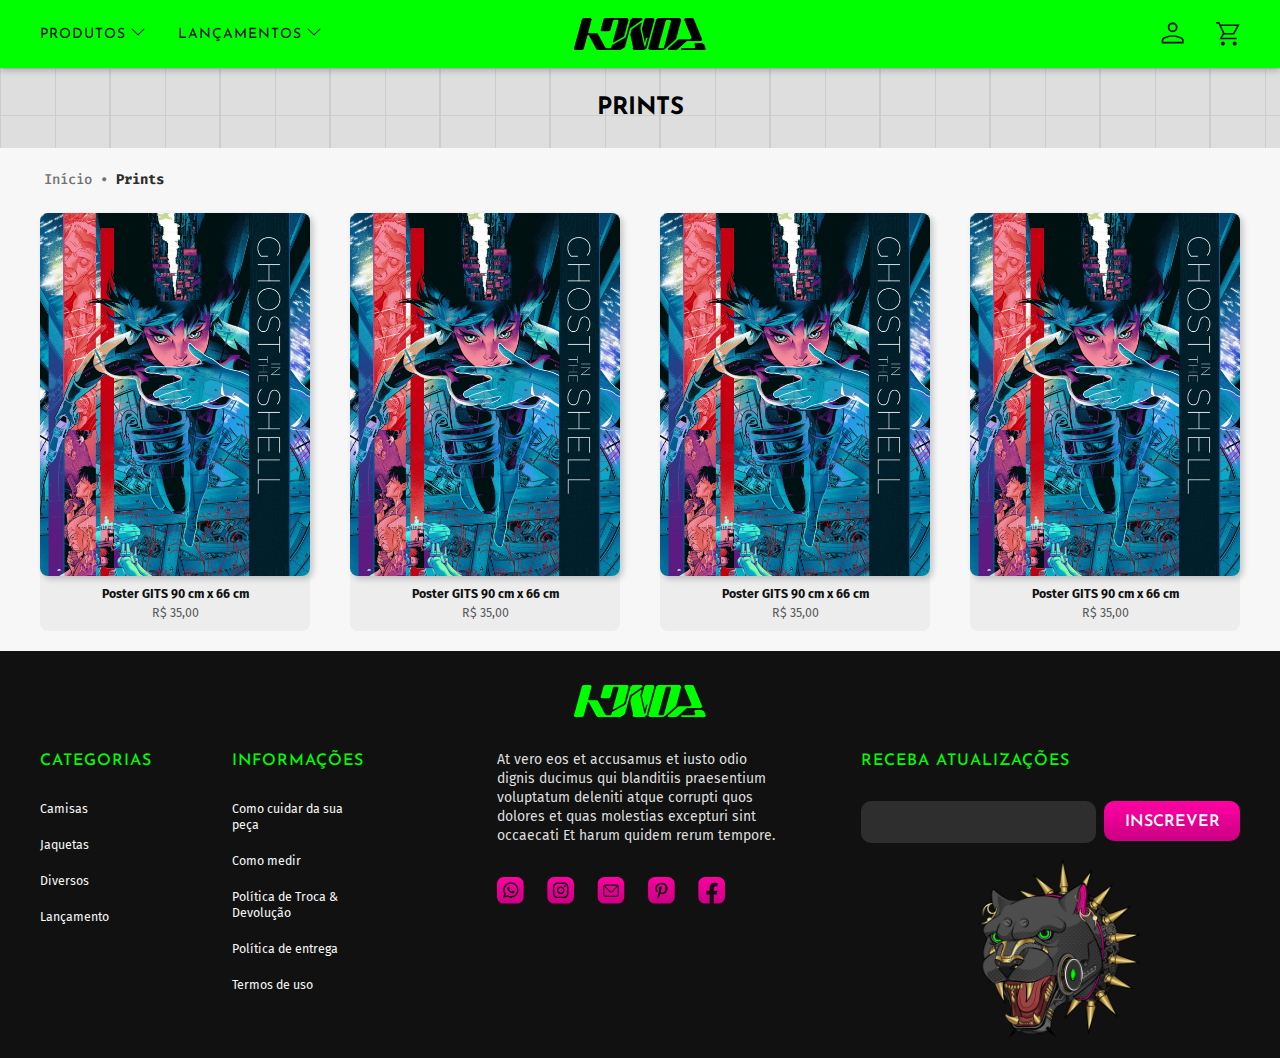
<file: new-collection/prints.html>
<!DOCTYPE html>
<!DOCTYPE html>
<html lang="en">

<head>
  <meta charset="UTF-8">
  <meta name="viewport" content="width=device-width, initial-scale=1.0">
  <link rel="stylesheet" href="/css/style.css">
  <link rel="icon" href="/icon.svg" type="image/svg+xml">

  <link rel="preconnect" href="https://fonts.googleapis.com">
  <link rel="preconnect" href="https://fonts.gstatic.com" crossorigin>
  <link href="https://fonts.googleapis.com/css2?family=Fira+Sans:ital,wght@0,100;0,200;0,300;0,400;0,500;0,600;0,700;0,800;0,900;1,100;1,200;1,300;1,400;1,500;1,600;1,700;1,800;1,900&family=Josefin+Sans:ital,wght@0,100..700;1,100..700&display=swap" rel="stylesheet">

  <link rel="preconnect" href="https://fonts.googleapis.com">
  <link rel="preconnect" href="https://fonts.gstatic.com" crossorigin>
  <link href="https://fonts.googleapis.com/css2?family=Fira+Code:wght@300..700&display=swap" rel="stylesheet">

  <title>Prints</title>
</head>

<body>
  <header id="header">
    <nav class="header-container">
      <ul class="header-list-1">
        <li>
          <div class="dropdown">
            <a class="link-title font-1-m" href="/">produtos</a>
            <div class="dropdown-content">
              <ul class="dropdown-list font-1-pp">
                <li><a href="/new-collection/camisas.html">Camisas</a></li>
                <li><a href="/new-collection/moletom.html">Jaquetas</a></li>
                <li><a href="/new-collection/prints.html">Prints</a></li>
              </ul>
            </div>
          </div>
        </li>
        <li>
          <div class="dropdown">
            <a class="link-title font-1-m" href="/">Lançamentos</a>
            <div class="dropdown-content">
              <ul class="dropdown-list font-1-pp">
                <li><a href="/new-collection/new-collection.html">Drop My Hero Academy</a></li>
                <li><a href="/error/error.html">Drop Claymore</a></li>

              </ul>
            </div>
          </div>
        </li>
      </ul>
      <div class="sidebar-produtos">
        <img class="toggle" src="/img/icones/hamburguer.svg" alt="">
        <div class="slide">
          <div> <input id="check01" type="checkbox" name="menu" />
            <label class="toggle-title font-1-m1-b" for="check01">produtos
            </label>
            <ul class="submenu font-1-m1">
              <li><a href="/new-collection/camisas.html">Camisas</a></li>
              <li><a href="/new-collection/moletom.html">Jaquetas</a></li>

              <li><a href="/new-collection/prints.html">Prints</a></li>
            </ul>
          </div>
          <div> <input id="check02" type="checkbox" name="menu" />
            <label class="toggle-title-2 font-1-m1-b" for="check02">lançamentos
            </label>
            <ul class="submenu font-1-m1">
              <li><a href="/new-collection/new-collection.html">Drop My Hero Academy</a></li>
              <li><a href="/error/error.html">Drop Claymore</a></li>

            </ul>
          </div>

          <img class="close-menu" src="/img/icones/x.svg" alt="">

        </div>
      </div>
      <a class="logo" href="/index.html">
        <img class="logo-img" src="/img/logo/logo.svg" alt="Konda Logo">
      </a>
      <ul class="header-list-2">
        <li><a href="/login/login.html" "><img src=" /img/icones/icon-perfil.svg" alt="Perfil"></a></li>

        <li>
          <div class="carrinho">
            <input type="checkbox" id="check-car" class="close-car-button">
            <input type="checkbox" id="checkbox-car" name="car">
            <label for="check-car" class="icon-carrinho"><img src="/img/icones/icon-carrinho.svg" alt=""></label>

            <div class="slide-carrinho">
              <input type="checkbox" id="check-car" class="close-car-button">
              <label for="check-car">
                <div class="toggle-car">
                  <span class="top-line common"></span>
                  <span class="bot-line common"></span>
                </div>
              </label>
              <h2 class="title-car font-1-m1">seu carrinho</h2>
              <div class="product-card">
                <div class="product-card-img">
                  <img src="/img/carrinho/jaqueta.png" alt="">
                </div>
                <div class="product-card-infos">
                  <h3 class="font-2-gg">Jaqueta - Kyyyoto</h3>
                  <div class="counter-card">
                    <div class="btn">+</div>
                    <div class="count">1</div>
                    <div class="btn">-</div>
                  </div>
                  <span class="price font-2-g1">R$ 140,00</span>
                  <a class="font-2-g" href="#">Remover</a>
                </div>
              </div>
              <div class="product-card">
                <div class="product-card-img">
                  <img src="/img/carrinho/postal-tanjiro.png" alt="">
                </div>
                <div class="product-card-infos">
                  <h3 class="font-2-gg">Brinde - Postal Tanjiro</h3>
                  <div class="counter-card">
                    <div class="btn">+</div>
                    <div class="count">1</div>
                    <div class="btn">-</div>
                  </div>
                  <span class="price font-2-g1">R$ 0,00</span>
                  <a class="font-2-g" href="#">Remover</a>
                </div>
              </div>

              <div class="comprar">
                <span class="aviso-frete font-2-g1-b">Frete Grátis em compras a partir de R$ 250,00</span>
                <div class="subtotal">
                  <p class="font-2-g">Subtotal (sem frete):</p>
                  <span class="font-2-gg">R$ 140,00</span>
                </div>


                <div class="select-option-drop">
                  <button class="open-option" aria-expanded="false" aria-controls="open1">
                    <img src="/img/icones/envio.svg" alt="">
                    <span class="envio-title font-1-m">formas de envio</span>
                    <img class="chevron" src="/img/icones/chevron-down.svg" alt="">
                  </button>

                  <div id="open1" class="options">
                    <input type="radio" id="sedex" name="tipo" value="sedex">
                    <label for="sedex" class="font-2-g">
                      <p>Sedex</p> <span>R$19,90</span>
                    </label>

                    <input type="radio" id="correios" name="tipo" value="correios">
                    <label for="correios" class="font-2-g">
                      <p>Correios</p> <span>R$29,90</span>
                    </label>
                  </div>

                </div>

                <div class="cep">
                  <input class="input-cep input-form-01" type="text" placeholder="CEP">
                  <a class="font-2-g" href="https://buscacepinter.correios.com.br/app/endereco/index.php" target="_blank" rel="noopener noreferrer">Não sei meu CEP</a>
                </div>
                <div class="total">
                  <span class="font-1-g1">TOTAL:</span>
                  <div>
                    <p class="price-total font-2-xl">R$ 140,00</p>
                    <p class="parcelamento font-2-g">ou até <strong>12x</strong> de <strong>R$14,00</strong></p>
                  </div>
                </div>

                <a class="button" href="/entrega/entrega.html">iniciar compra</a>
                <a class="mais-produtos font-2-g" href="/new-collection/new-collection.html">Ver mais produtos</a>
              </div>
            </div>

            </label>
        </li>
      </ul>
    </nav>
  </header>

  <div class="banner-nova">
    <h1 class="font-1-g">Prints</h1>
  </div>

  <main class="main" id="collection">
    <ul class="breadcrumb">
      <li><a class="crumb" href="/index.html">Início</a></li>
      <li>Prints</li>
    </ul>
    <div class="new-colection">
      <section>
        <a class="destaques-item" href="/select-product/select-product.html">
          <img class="img-item" src="/img/produtos/poster-gits.png" alt="Poster Ghost in the Shell">
          <span class="nome-item font-2-mb">Poster GITS 90 cm x 66 cm</span>
          <span class="preco font-2-m">R$ 35,00</span>
        </a>
      </section>
      <section>
        <a class="destaques-item" href="/select-product/select-product.html">
          <img class="img-item" src="/img/produtos/poster-gits.png" alt="Poster Ghost in the Shell">
          <span class="nome-item font-2-mb">Poster GITS 90 cm x 66 cm</span>
          <span class="preco font-2-m">R$ 35,00</span>
        </a>
      </section>
      <section>
        <a class="destaques-item" href="/select-product/select-product.html">
          <img class="img-item" src="/img/produtos/poster-gits.png" alt="Poster Ghost in the Shell">
          <span class="nome-item font-2-mb">Poster GITS 90 cm x 66 cm</span>
          <span class="preco font-2-m">R$ 35,00</span>
        </a>
      </section>
      <section>
        <a class="destaques-item" href="/select-product/select-product.html">
          <img class="img-item" src="/img/produtos/poster-gits.png" alt="Poster Ghost in the Shell">
          <span class="nome-item font-2-mb">Poster GITS 90 cm x 66 cm</span>
          <span class="preco font-2-m">R$ 35,00</span>
        </a>
      </section>
    </div>

  </main>


  <footer id="footer">
    <div class="footer-container">
      <a class="logo-footer-clique" href="/index.html"> <img class="logo-footer" src="/img/logo/logo-verde.svg" alt=""></a>
      <div class="infos-footer">
        <div class="listas">
          <div class="list-1">
            <h3 class="list-titulo font-1-m1">Categorias</h3>
            <ul class="footer-list font-2-m">
              <li><a href="/new-collection/camisas.html">Camisas</a></li>
              <li><a href="/new-collection/moletom.html">Jaquetas</a></li>
              <li><a href="/new-collection/prints.html">Diversos</a></li>
              <li><a href="/new-collection/new-collection.html">Lançamento</a></li>
            </ul>
          </div>
          <div class="list-2">
            <h3 class="list-titulo font-1-m1">informações</h3>
            <ul class="footer-list font-2-m">
              <li><a href="/termos/como-cuidar.html">Como cuidar da sua peça</a></li>
              <li><a href="/termos/como-medir.html">Como medir</a></li>
              <li><a href="/termos/politica-de-troca.html">Política de Troca & Devolução</a></li>
              <li><a href="/termos/politica-de-entrega.html">Política de entrega</a></li>
              <li><a href="/termos/termos-uso.html">Termos de uso</a></li>
            </ul>
          </div>
        </div>
        <div class="text-list font-2-g">
          <p>At vero eos et accusamus et iusto odio dignis ducimus qui blanditiis praesentium voluptatum deleniti atque corrupti quos dolores et quas molestias excepturi sint occaecati Et harum quidem rerum tempore.</p>

          <ul class="icones-contato">
            <li><a href="/"><img src="/img/icones/Whtsapp.svg" alt="Whatsapp"></a></li>
            <li><a href="https://www.instagram.com/dardariel/"><img src="/img/icones/Instagram.svg" alt="Instagram"></a></li>
            <li><a href="/"><img src="/img/icones/Email.svg" alt="Email"></a></li>
            <li><a href="/"><img src="/img/icones/Pin.svg" alt="Pinterest"></a></li>
            <li><a href="/"><img src="/img/icones/Facebook.svg" alt="Facebook"></a></li>
          </ul>
        </div>
        <div class="email">
          <h3 class="list-titulo font-1-m1">receba atualizações</h3>
          <div class="email-input">
            <input class="input" type="text" />
            <a class=button href="/">inscrever</a>
          </div>
          <img class="phanter" src="/img/footer/phanter.png" alt="">
        </div>
      </div>
    </div>

  </footer>
  <script src="/js/select-open.js"></script>
</body>

</html>
</file>
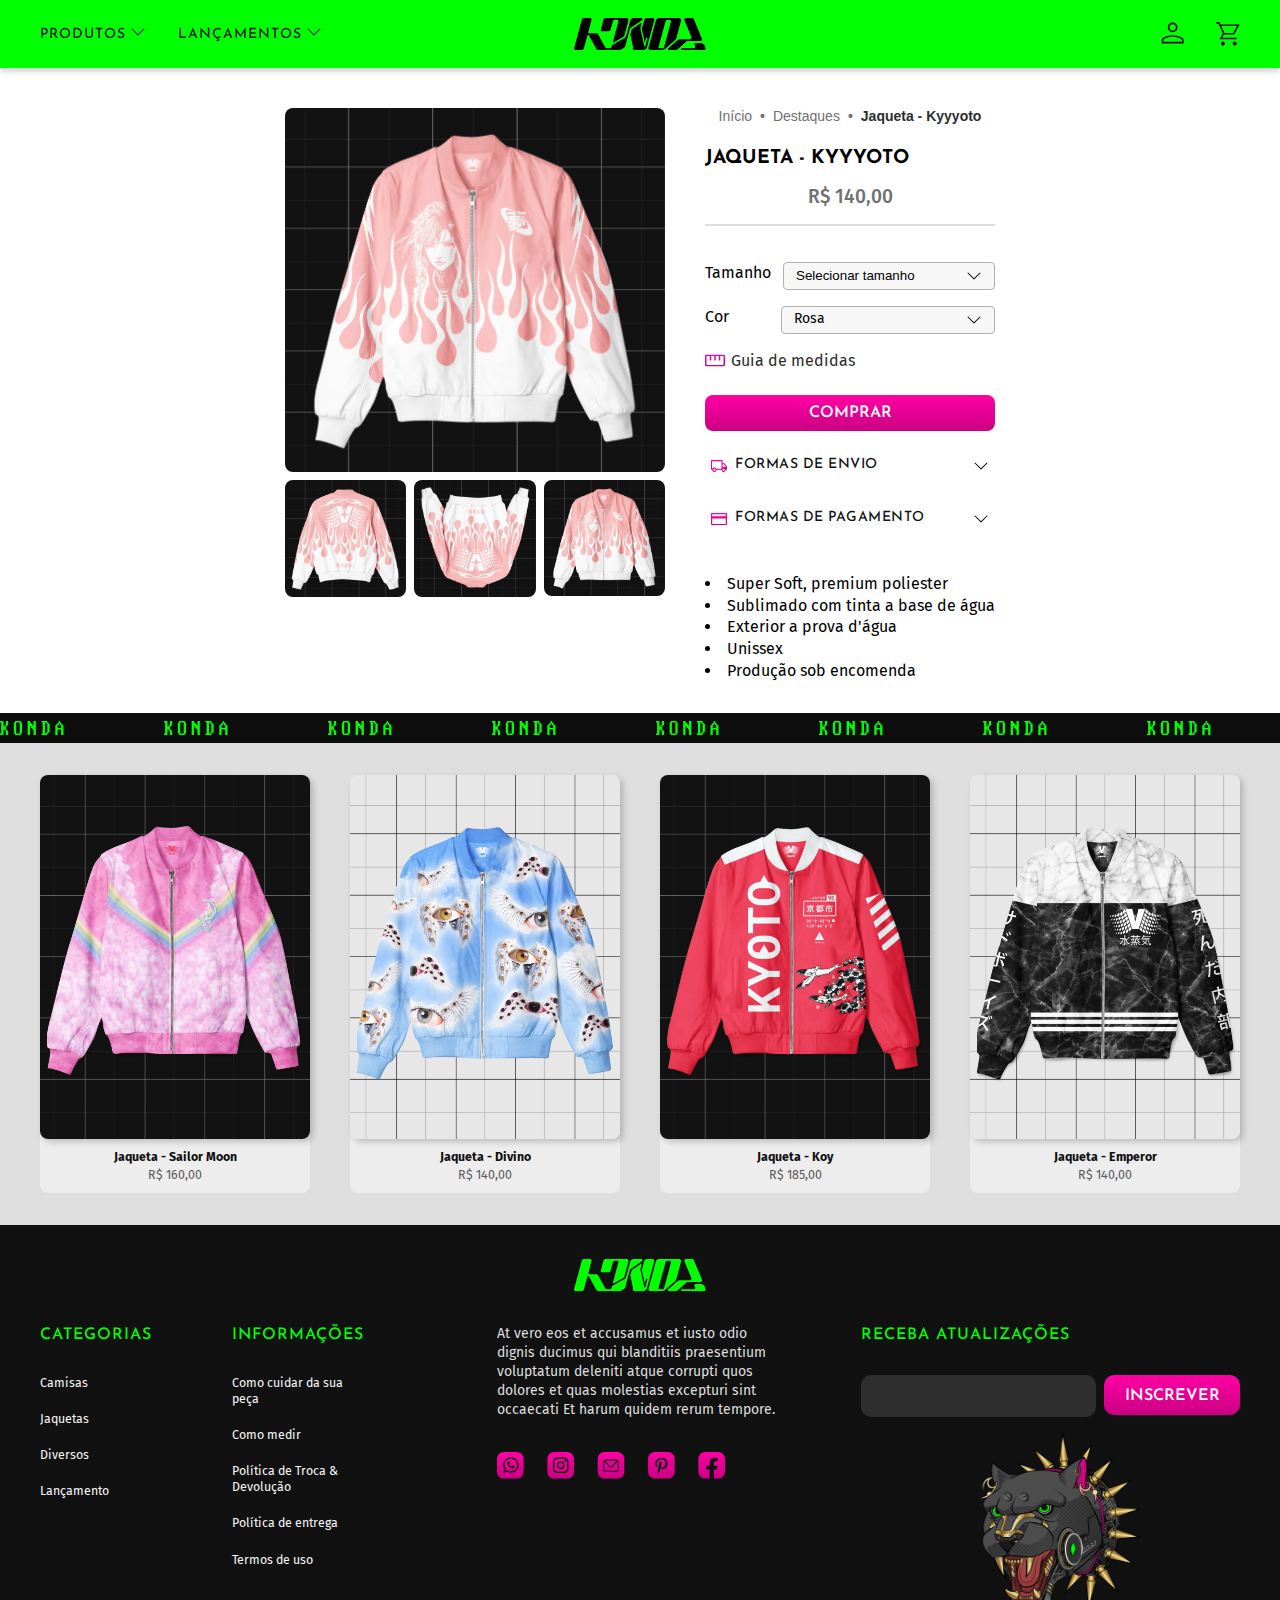
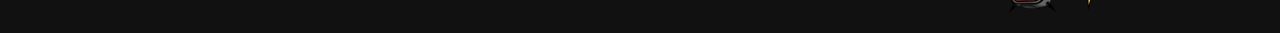
<file: select-product/select-product.html>
<!DOCTYPE html>
<!DOCTYPE html>
<html lang="en">

<head>
  <meta charset="UTF-8">
  <meta name="viewport" content="width=device-width, initial-scale=1.0">
  <link rel="stylesheet" href="/css/style.css">
  <link rel="icon" href="/icon.svg" type="image/svg+xml">

  <link rel="preconnect" href="https://fonts.googleapis.com">
  <link rel="preconnect" href="https://fonts.gstatic.com" crossorigin>
  <link href="https://fonts.googleapis.com/css2?family=Fira+Sans:ital,wght@0,100;0,200;0,300;0,400;0,500;0,600;0,700;0,800;0,900;1,100;1,200;1,300;1,400;1,500;1,600;1,700;1,800;1,900&family=Josefin+Sans:ital,wght@0,100..700;1,100..700&display=swap" rel="stylesheet">

  <title>Jaqueta - Kyyyoto</title>
</head>

<body>
  <header id="header">
    <nav class="header-container">
      <ul class="header-list-1">
        <li>
          <div class="dropdown">
            <a class="link-title font-1-m" href="/">produtos</a>
            <div class="dropdown-content">
              <ul class="dropdown-list font-1-pp">
                <li><a href="/new-collection/camisas.html">Camisas</a></li>
                <li><a href="/new-collection/moletom.html">Jaquetas</a></li>
                <li><a href="/new-collection/prints.html">Prints</a></li>
              </ul>
            </div>
          </div>
        </li>
        <li>
          <div class="dropdown">
            <a class="link-title font-1-m" href="/">Lançamentos</a>
            <div class="dropdown-content">
              <ul class="dropdown-list font-1-pp">
                <li><a href="/new-collection/new-collection.html">Drop My Hero Academy</a></li>
                <li><a href="/error/error.html">Drop Claymore</a></li>

              </ul>
            </div>
          </div>
        </li>
      </ul>
      <div class="sidebar-produtos">
        <img class="toggle" src="/img/icones/hamburguer.svg" alt="">
        <div class="slide">
          <div> <input id="check01" type="checkbox" name="menu" />
            <label class="toggle-title font-1-m1-b" for="check01">produtos
            </label>
            <ul class="submenu font-1-m1">
              <li><a href="/new-collection/camisas.html">Camisas</a></li>
              <li><a href="/new-collection/moletom.html">Jaquetas</a></li>

              <li><a href="/new-collection/prints.html">Prints</a></li>
            </ul>
          </div>
          <div> <input id="check02" type="checkbox" name="menu" />
            <label class="toggle-title-2 font-1-m1-b" for="check02">lançamentos
            </label>
            <ul class="submenu font-1-m1">
              <li><a href="/new-collection/new-collection.html">Drop My Hero Academy</a></li>
              <li><a href="/error/error.html">Drop Claymore</a></li>

            </ul>
          </div>

          <img class="close-menu" src="/img/icones/x.svg" alt="">

        </div>
      </div>
      <a class="logo" href="/index.html">
        <img class="logo-img" src="/img/logo/logo.svg" alt="Konda Logo">
      </a>
      <ul class="header-list-2">
        <li><a href="/login/login.html" "><img src=" /img/icones/icon-perfil.svg" alt="Perfil"></a></li>

        <li>
          <div class="carrinho">
            <input type="checkbox" id="check-car" class="close-car-button">
            <input type="checkbox" id="checkbox-car" name="car">
            <label for="check-car" class="icon-carrinho"><img src="/img/icones/icon-carrinho.svg" alt=""></label>

            <div class="slide-carrinho">
              <input type="checkbox" id="check-car" class="close-car-button">
              <label for="check-car">
                <div class="toggle-car">
                  <span class="top-line common"></span>
                  <span class="bot-line common"></span>
                </div>
              </label>
              <h2 class="title-car font-1-m1">seu carrinho</h2>
              <div class="product-card">
                <div class="product-card-img">
                  <img src="/img/carrinho/jaqueta.png" alt="">
                </div>
                <div class="product-card-infos">
                  <h3 class="font-2-gg">Jaqueta - Kyyyoto</h3>
                  <div class="counter-card">
                    <div class="btn">+</div>
                    <div class="count">1</div>
                    <div class="btn">-</div>
                  </div>
                  <span class="price font-2-g1">R$ 140,00</span>
                  <a class="font-2-g" href="#">Remover</a>
                </div>
              </div>
              <div class="product-card">
                <div class="product-card-img">
                  <img src="/img/carrinho/postal-tanjiro.png" alt="">
                </div>
                <div class="product-card-infos">
                  <h3 class="font-2-gg">Brinde - Postal Tanjiro</h3>
                  <div class="counter-card">
                    <div class="btn">+</div>
                    <div class="count">1</div>
                    <div class="btn">-</div>
                  </div>
                  <span class="price font-2-g1">R$ 0,00</span>
                  <a class="font-2-g" href="#">Remover</a>
                </div>
              </div>

              <div class="comprar">
                <span class="aviso-frete font-2-g1-b">Frete Grátis em compras a partir de R$ 250,00</span>
                <div class="subtotal">
                  <p class="font-2-g">Subtotal (sem frete):</p>
                  <span class="font-2-gg">R$ 140,00</span>
                </div>


                <div class="select-option-drop">
                  <button class="open-option" aria-expanded="false" aria-controls="open1">
                    <img src="/img/icones/envio.svg" alt="">
                    <span class="envio-title font-1-m">formas de envio</span>
                    <img class="chevron" src="/img/icones/chevron-down.svg" alt="">
                  </button>

                  <div id="open1" class="options">
                    <input type="radio" id="sedex" name="tipo" value="sedex">
                    <label for="sedex" class="font-2-g">
                      <p>Sedex</p> <span>R$19,90</span>
                    </label>

                    <input type="radio" id="correios" name="tipo" value="correios">
                    <label for="correios" class="font-2-g">
                      <p>Correios</p> <span>R$29,90</span>
                    </label>
                  </div>

                </div>

                <div class="cep">
                  <input class="input-cep input-form-01" type="text" placeholder="CEP">
                  <a class="font-2-g" href="https://buscacepinter.correios.com.br/app/endereco/index.php" target="_blank" rel="noopener noreferrer">Não sei meu CEP</a>
                </div>
                <div class="total">
                  <span class="font-1-g1">TOTAL:</span>
                  <div>
                    <p class="price-total font-2-xl">R$ 140,00</p>
                    <p class="parcelamento font-2-g">ou até <strong>12x</strong> de <strong>R$14,00</strong></p>
                  </div>
                </div>

                <a class="button" href="/entrega/entrega.html">iniciar compra</a>
                <a class="mais-produtos font-2-g" href="/new-collection/new-collection.html">Ver mais produtos</a>
              </div>
            </div>

            </label>
        </li>
      </ul>
    </nav>
  </header>


  <main class="main-product" id="select">
    <div class="main-product-content">
      <section class="product-session">

        <div class="photos">
          <img src="/img/galeria/list-1.png" alt="">
          <img src="/img/galeria/list-2.png" alt="">
          <img src="/img/galeria/list-3.png" alt="">
          <img src="/img/galeria/list-1.png" alt="">

        </div>

        <div class="product-informacoes">
          <ul class="breadcrumb">
            <li><a class="crumb" href="/index.html">Início</a></li>
            <li><a class="crumb" href="/index.html">Destaques</a></li>
            <li>Jaqueta - Kyyyoto</li>
          </ul>
          <h1 class="font-1-g1">Jaqueta - kyyyoto</h1>
          <span class="price font-2-gg">R$ 140,00</span>
          <div class="lists-size-color">


            <div class="tamanho-list">

              <span class="font-2-g1">Tamanho</span>
              <div class="custom-select">

                <button class="select-button" aria-expanded="false" aria-controls="select-dropdown">
                  <span class="selected-value">Selecionar tamanho</span>
                  <img class="img" src="/img/icones/chevron-down.svg" alt="">
                </button>

                <ul class="select-dropdown font-2-g" id="select-dropdown">
                  <li>
                    <input type="radio" id="size-pp" name="social-account" />
                    <label for="size-pp">PP</label>
                  </li>
                  <li>
                    <input type="radio" id="size-p" name="social-account" />
                    <label for="size-p">P</label>
                  </li>
                  <li>
                    <input type="radio" id="size-m" name="social-account" />
                    <label for="size-m">M</label>
                  </li>
                  <li>
                    <input type="radio" id="size-g" name="social-account" />
                    <label for="size-g">G</label>
                  </li>

                </ul>

              </div>
            </div>

            <div class="tamanho-list">
              <span class="font-2-g1 pad-01">Cor</span>

              <div class="custom-select">

                <button class="select-button font-2-g" aria-expanded="false" aria-controls="select-dropdown">
                  <span class="selected-value">Rosa</span>
                  <img class="img" src="/img/icones/chevron-down.svg" alt="">
                </button>

                <ul class="select-dropdown font-2-g" id="select-dropdown">
                  <li>
                    <input type="radio" id="size-pp" name="social-account" />
                    <label for="size-pp">PP</label>
                  </li>
                  <li>
                    <input type="radio" id="size-p" name="social-account" />
                    <label for="size-p">P</label>
                  </li>
                  <li>
                    <input type="radio" id="size-m" name="social-account" />
                    <label for="size-m">M</label>
                  </li>
                  <li>
                    <input type="radio" id="size-g" name="social-account" />
                    <label for="size-g">G</label>
                  </li>

                </ul>
              </div>
            </div>



            <div class="group-infos-compra">
              <a href="/termos/como-medir.html">
                <div class="medidas-div"><img src="/img/icones/regua.svg" alt=""><span class="font-2-g1">Guia de medidas</span></div>
              </a>
              <a class="button" href="/entrega/entrega.html">comprar</a>
              <!-- <input class="button" type="submit" value="comprar" id=""> -->

              <div class="select-option-drop">
                <button class="open-option" aria-expanded="false" aria-controls="open0">
                  <img src="/img/icones/envio.svg" alt="">
                  <span class="envio-title font-1-m">formas de envio</span>
                  <img class="chevron" src="/img/icones/chevron-down.svg" alt="">
                </button>

                <div id="open0" class="options">
                  <input type="radio" id="sedex0" name="tipo" value="sedex">
                  <label for="sedex0" class="font-2-g">
                    <p>Sedex</p> <span>R$19,90</span>
                  </label>

                  <input type="radio" id="correios0" name="tipo" value="correios">
                  <label for="correios0" class="font-2-g">
                    <p>Correios</p> <span>R$29,90</span>
                  </label>
                </div>

              </div>

              <div class="select-option-drop">
                <button class="open-option" aria-expanded="false" aria-controls="open2">
                  <img src="/img/icones/cartao1.svg" alt="">
                  <span class="envio-title font-1-m">formas de pagamento</span>
                  <img class="chevron" src="/img/icones/chevron-down.svg" alt="">
                </button>
                <div id="open2" class="options">
                  <input type="radio" id="cartao" name="tipo" value="cartao">
                  <label for="cartao" class="font-2-g">
                    <p>Cartão de crédito</p> <span>em até 12x</span>
                  </label>

                  <input type="radio" id="pix" name="tipo" value="pix">
                  <label for="pix" class="font-2-g">
                    Pix
                  </label>
                </div>

              </div>


            </div>

            <ul class="caracteristicas-produto font-2-g1">
              <li>Super Soft, premium poliester</li>
              <li>Sublimado com tinta a base de água</li>
              <li>Exterior a prova d'água</li>
              <li>Unissex</li>
              <li>Produção sob encomenda</li>
            </ul>
          </div>
      </section>
    </div>
  </main>
  <div class="separador">
    <div class="letreiro-slide">
      <img src="/img/separador/konda-letreiro.svg" alt="">
      <img src="/img/separador/konda-letreiro.svg" alt="">
      <img src="/img/separador/konda-letreiro.svg" alt="">
      <img src="/img/separador/konda-letreiro.svg" alt="">
      <img src="/img/separador/konda-letreiro.svg" alt="">
      <img src="/img/separador/konda-letreiro.svg" alt="">
      <img src="/img/separador/konda-letreiro.svg" alt="">
      <img src="/img/separador/konda-letreiro.svg" alt="">
      <img src="/img/separador/konda-letreiro.svg" alt="">
      <img src="/img/separador/konda-letreiro.svg" alt="">
      <img src="/img/separador/konda-letreiro.svg" alt="">
      <img src="/img/separador/konda-letreiro.svg" alt="">
      <img src="/img/separador/konda-letreiro.svg" alt="">
      <img src="/img/separador/konda-letreiro.svg" alt="">
      <img src="/img/separador/konda-letreiro.svg" alt="">
      <img src="/img/separador/konda-letreiro.svg" alt="">
    </div>
  </div>
  <section class="destaques">
    <section>
      <a class="destaques-item" href="/select-product/select-product.html">
        <img class="img-item" src="/img/relacionados/pr-1.png" alt="Jaqueta">
        <span class="nome-item font-2-mb">Jaqueta - Sailor Moon</span>
        <span class="preco font-2-m">R$ 160,00</span>
      </a>
    </section>
    <section>
      <a class="destaques-item" href="/select-product/select-product.html">
        <img class="img-item" src="/img/relacionados/pr-2.png" alt="Tshirt Cyber">
        <span class="nome-item font-2-mb">Jaqueta - Divino</span>
        <span class="preco font-2-m">R$ 140,00</span>
      </a>
    </section>
    <section>
      <a class="destaques-item" href="/select-product/select-product.html"><img class="img-item" src="/img/relacionados/pr-3.png" alt="Jaqueta">
        <span class="nome-item font-2-mb">Jaqueta - Koy</span>
        <span class="preco font-2-m">R$ 185,00</span>
      </a>
    </section>
    <section>
      <a class="destaques-item" href="/select-product/select-product.html"><img class="img-item" src="/img/relacionados/pr-4.png" alt="Jaqueta">
        <span class="nome-item font-2-mb">Jaqueta - Emperor</span>
        <span class="preco font-2-m">R$ 140,00</span>
      </a>
    </section>
  </section>

  <footer id="footer">
    <div class="footer-container">
      <a class="logo-footer-clique" href="/index.html"> <img class="logo-footer" src="/img/logo/logo-verde.svg" alt=""></a>
      <div class="infos-footer">
        <div class="listas">
          <div class="list-1">
            <h3 class="list-titulo font-1-m1">Categorias</h3>
            <ul class="footer-list font-2-m">
              <li><a href="/new-collection/camisas.html">Camisas</a></li>
              <li><a href="/new-collection/moletom.html">Jaquetas</a></li>
              <li><a href="/new-collection/prints.html">Diversos</a></li>
              <li><a href="/new-collection/new-collection.html">Lançamento</a></li>
            </ul>
          </div>
          <div class="list-2">
            <h3 class="list-titulo font-1-m1">informações</h3>
            <ul class="footer-list font-2-m">
              <li><a href="/termos/como-cuidar.html">Como cuidar da sua peça</a></li>
              <li><a href="/termos/como-medir.html">Como medir</a></li>
              <li><a href="/termos/politica-de-troca.html">Política de Troca & Devolução</a></li>
              <li><a href="/termos/politica-de-entrega.html">Política de entrega</a></li>
              <li><a href="/termos/termos-uso.html">Termos de uso</a></li>
            </ul>
          </div>
        </div>
        <div class="text-list font-2-g">
          <p>At vero eos et accusamus et iusto odio dignis ducimus qui blanditiis praesentium voluptatum deleniti atque corrupti quos dolores et quas molestias excepturi sint occaecati Et harum quidem rerum tempore.</p>

          <ul class="icones-contato">
            <li><a href="/"><img src="/img/icones/Whtsapp.svg" alt="Whatsapp"></a></li>
            <li><a href="https://www.instagram.com/dardariel/"><img src="/img/icones/Instagram.svg" alt="Instagram"></a></li>
            <li><a href="/"><img src="/img/icones/Email.svg" alt="Email"></a></li>
            <li><a href="/"><img src="/img/icones/Pin.svg" alt="Pinterest"></a></li>
            <li><a href="/"><img src="/img/icones/Facebook.svg" alt="Facebook"></a></li>
          </ul>
        </div>
        <div class="email">
          <h3 class="list-titulo font-1-m1">receba atualizações</h3>
          <div class="email-input">
            <input class="input" type="text" />
            <a class=button href="/">inscrever</a>
          </div>
          <img class="phanter" src="/img/footer/phanter.png" alt="">
        </div>
      </div>
    </div>

  </footer>
  <script src="/js/select-open.js"></script>
  <script src="/js/select-drop.js"></script>
</body>

</html>
</file>
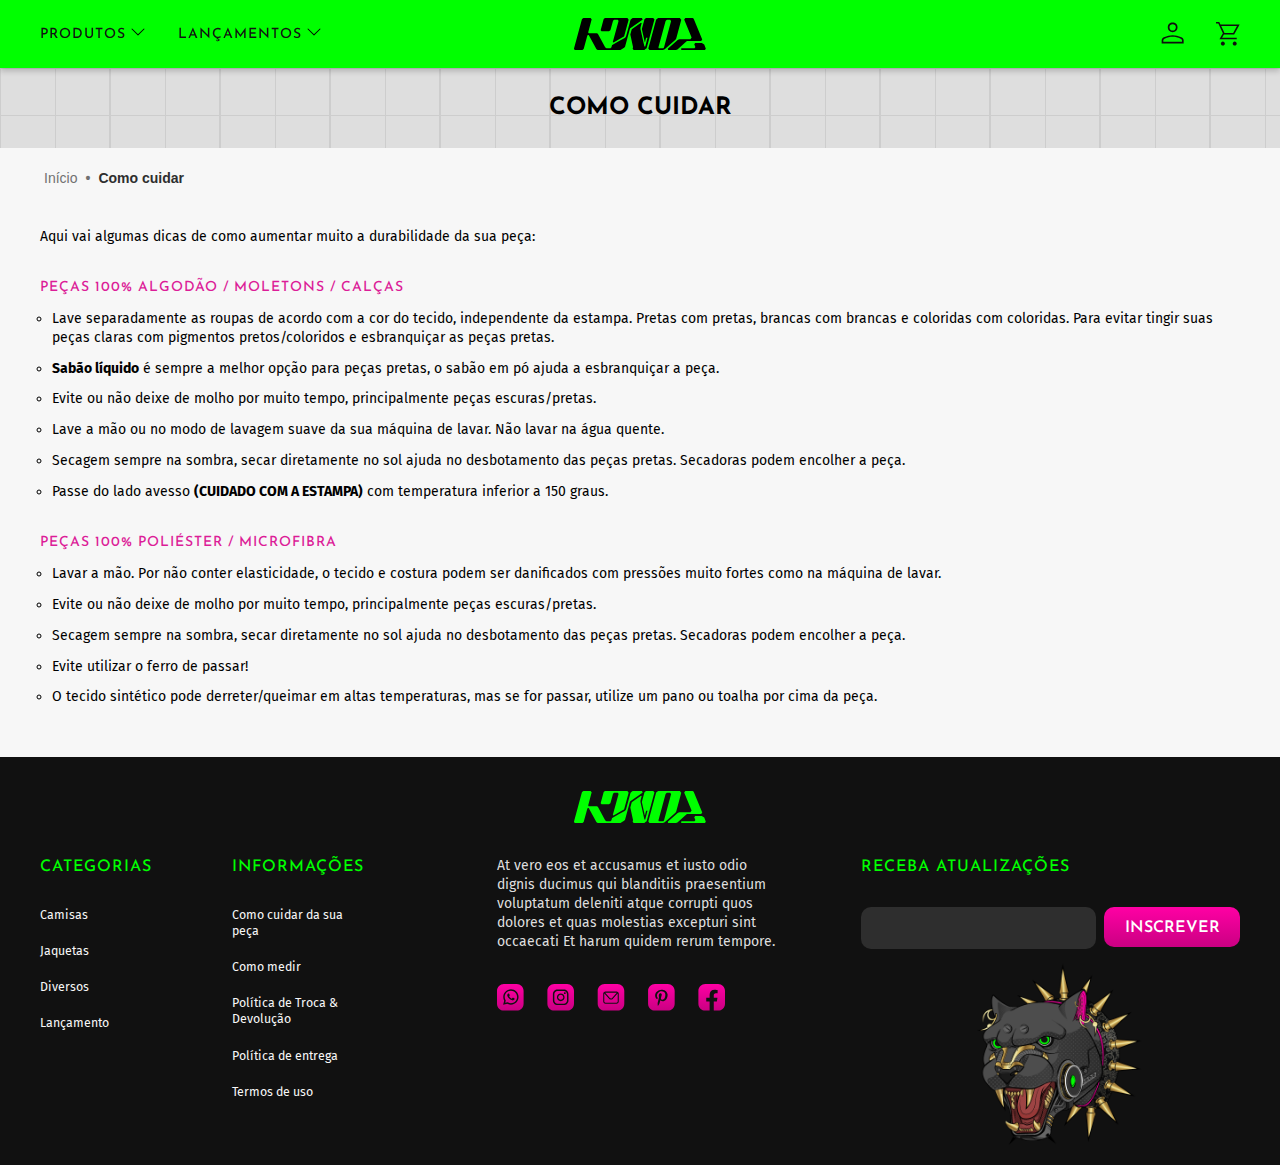
<file: termos/como-cuidar.html>
<!DOCTYPE html>
<!DOCTYPE html>
<html lang="en">

<head>
  <meta charset="UTF-8">
  <meta name="viewport" content="width=device-width, initial-scale=1.0">
  <link rel="stylesheet" href="/css/style.css">
  <link rel="icon" href="/icon.svg" type="image/svg+xml">

  <link rel="preconnect" href="https://fonts.googleapis.com">
  <link rel="preconnect" href="https://fonts.gstatic.com" crossorigin>
  <link href="https://fonts.googleapis.com/css2?family=Fira+Sans:ital,wght@0,100;0,200;0,300;0,400;0,500;0,600;0,700;0,800;0,900;1,100;1,200;1,300;1,400;1,500;1,600;1,700;1,800;1,900&family=Josefin+Sans:ital,wght@0,100..700;1,100..700&display=swap" rel="stylesheet">


  <title>Como cuidar da sua peça</title>
</head>

<body>
  <header id="header">
    <nav class="header-container">
      <ul class="header-list-1">
        <li>
          <div class="dropdown">
            <a class="link-title font-1-m" href="/">produtos</a>
            <div class="dropdown-content">
              <ul class="dropdown-list font-1-pp">
                <li><a href="/new-collection/camisas.html">Camisas</a></li>
                <li><a href="/new-collection/moletom.html">Jaquetas</a></li>
                <li><a href="/new-collection/prints.html">Prints</a></li>
              </ul>
            </div>
          </div>
        </li>
        <li>
          <div class="dropdown">
            <a class="link-title font-1-m" href="/">Lançamentos</a>
            <div class="dropdown-content">
              <ul class="dropdown-list font-1-pp">
                <li><a href="/new-collection/new-collection.html">Drop My Hero Academy</a></li>
                <li><a href="/error/error.html">Drop Claymore</a></li>

              </ul>
            </div>
          </div>
        </li>
      </ul>
      <div class="sidebar-produtos">
        <img class="toggle" src="/img/icones/hamburguer.svg" alt="">
        <div class="slide">
          <div> <input id="check01" type="checkbox" name="menu" />
            <label class="toggle-title font-1-m1-b" for="check01">produtos
            </label>
            <ul class="submenu font-1-m1">
              <li><a href="/new-collection/camisas.html">Camisas</a></li>
              <li><a href="/new-collection/moletom.html">Jaquetas</a></li>

              <li><a href="/new-collection/prints.html">Prints</a></li>
            </ul>
          </div>
          <div> <input id="check02" type="checkbox" name="menu" />
            <label class="toggle-title-2 font-1-m1-b" for="check02">lançamentos
            </label>
            <ul class="submenu font-1-m1">
              <li><a href="/new-collection/new-collection.html">Drop My Hero Academy</a></li>
              <li><a href="/error/error.html">Drop Claymore</a></li>

            </ul>
          </div>

          <img class="close-menu" src="/img/icones/x.svg" alt="">

        </div>
      </div>
      <a class="logo" href="/index.html">
        <img class="logo-img" src="/img/logo/logo.svg" alt="Konda Logo">
      </a>
      <ul class="header-list-2">
        <li><a href="/login/login.html" "><img src=" /img/icones/icon-perfil.svg" alt="Perfil"></a></li>

        <li>
          <div class="carrinho">
            <input type="checkbox" id="check-car" class="close-car-button">
            <input type="checkbox" id="checkbox-car" name="car">
            <label for="check-car" class="icon-carrinho"><img src="/img/icones/icon-carrinho.svg" alt=""></label>

            <div class="slide-carrinho">
              <input type="checkbox" id="check-car" class="close-car-button">
              <label for="check-car">
                <div class="toggle-car">
                  <span class="top-line common"></span>
                  <span class="bot-line common"></span>
                </div>
              </label>
              <h2 class="title-car font-1-m1">seu carrinho</h2>
              <div class="product-card">
                <div class="product-card-img">
                  <img src="/img/carrinho/jaqueta.png" alt="">
                </div>
                <div class="product-card-infos">
                  <h3 class="font-2-gg">Jaqueta - Kyyyoto</h3>
                  <div class="counter-card">
                    <div class="btn">+</div>
                    <div class="count">1</div>
                    <div class="btn">-</div>
                  </div>
                  <span class="price font-2-g1">R$ 140,00</span>
                  <a class="font-2-g" href="#">Remover</a>
                </div>
              </div>
              <div class="product-card">
                <div class="product-card-img">
                  <img src="/img/carrinho/postal-tanjiro.png" alt="">
                </div>
                <div class="product-card-infos">
                  <h3 class="font-2-gg">Brinde - Postal Tanjiro</h3>
                  <div class="counter-card">
                    <div class="btn">+</div>
                    <div class="count">1</div>
                    <div class="btn">-</div>
                  </div>
                  <span class="price font-2-g1">R$ 0,00</span>
                  <a class="font-2-g" href="#">Remover</a>
                </div>
              </div>

              <div class="comprar">
                <span class="aviso-frete font-2-g1-b">Frete Grátis em compras a partir de R$ 250,00</span>
                <div class="subtotal">
                  <p class="font-2-g">Subtotal (sem frete):</p>
                  <span class="font-2-gg">R$ 140,00</span>
                </div>


                <div class="select-option-drop">
                  <button class="open-option" aria-expanded="false" aria-controls="open1">
                    <img src="/img/icones/envio.svg" alt="">
                    <span class="envio-title font-1-m">formas de envio</span>
                    <img class="chevron" src="/img/icones/chevron-down.svg" alt="">
                  </button>

                  <div id="open1" class="options">
                    <input type="radio" id="sedex" name="tipo" value="sedex">
                    <label for="sedex" class="font-2-g">
                      <p>Sedex</p> <span>R$19,90</span>
                    </label>

                    <input type="radio" id="correios" name="tipo" value="correios">
                    <label for="correios" class="font-2-g">
                      <p>Correios</p> <span>R$29,90</span>
                    </label>
                  </div>

                </div>

                <div class="cep">
                  <input class="input-cep input-form-01" type="text" placeholder="CEP">
                  <a class="font-2-g" href="https://buscacepinter.correios.com.br/app/endereco/index.php" target="_blank" rel="noopener noreferrer">Não sei meu CEP</a>
                </div>
                <div class="total">
                  <span class="font-1-g1">TOTAL:</span>
                  <div>
                    <p class="price-total font-2-xl">R$ 140,00</p>
                    <p class="parcelamento font-2-g">ou até <strong>12x</strong> de <strong>R$14,00</strong></p>
                  </div>
                </div>

                <a class="button" href="/entrega/entrega.html">iniciar compra</a>
                <a class="mais-produtos font-2-g" href="/new-collection/new-collection.html">Ver mais produtos</a>
              </div>
            </div>

            </label>
        </li>
      </ul>
    </nav>
  </header>

  <div class="banner-nova">
    <h1 class="font-1-g">Como cuidar</h1>
  </div>

  <main class="main" id="collection">
    <ul class="breadcrumb">
      <li><a class="crumb" href="/index.html">Início</a></li>
      <li>Como cuidar</li>
    </ul>
    <div class="termos-container font-2-g">
      <div class="topicos">
        <p>Aqui vai algumas dicas de como aumentar muito a durabilidade da sua peça:</p>
      </div>
      <div class="topicos">
        <h2 class="font-1-m">PEÇAS 100% ALGODÃO / MOLETONS / CALÇAS </h2>
        <ul>
          <li> Lave separadamente as roupas de acordo com a cor do tecido, independente da estampa. Pretas com pretas, brancas com brancas e coloridas com coloridas. Para evitar tingir suas peças claras com pigmentos pretos/coloridos e esbranquiçar as peças pretas.</li>
          <li> <strong>Sabão líquido</strong> é sempre a melhor opção para peças pretas, o sabão em pó ajuda a esbranquiçar a peça.</li>
          <li>Evite ou não deixe de molho por muito tempo, principalmente peças escuras/pretas.</li>
          <li>Lave a mão ou no modo de lavagem suave da sua máquina de lavar. Não lavar na água quente.</li>
          <li>Secagem sempre na sombra, secar diretamente no sol ajuda no desbotamento das peças pretas. Secadoras podem encolher a peça.</li>
          <li>Passe do lado avesso <strong>(CUIDADO COM A ESTAMPA)</strong> com temperatura inferior a 150 graus.</li>
        </ul>
      </div>
      <div class="topicos">
        <h2 class="font-1-m">PEÇAS 100% POLIÉSTER / MICROFIBRA</h2>

        <ul>
          <li>Lavar a mão. Por não conter elasticidade, o tecido e costura podem ser danificados com pressões muito fortes como na máquina de lavar. </li>
          <li>Evite ou não deixe de molho por muito tempo, principalmente peças escuras/pretas.</li>
          <li>Secagem sempre na sombra, secar diretamente no sol ajuda no desbotamento das peças pretas. Secadoras podem encolher a peça.</li>
          <li>Evite utilizar o ferro de passar!</li>
          <li>O tecido sintético pode derreter/queimar em altas temperaturas, mas se for passar, utilize um pano ou toalha por cima da peça.</li>
        </ul>

      </div>

    </div>
  </main>


  <footer id="footer">
    <div class="footer-container">
      <a class="logo-footer-clique" href="/index.html"> <img class="logo-footer" src="/img/logo/logo-verde.svg" alt=""></a>
      <div class="infos-footer">
        <div class="listas">
          <div class="list-1">
            <h3 class="list-titulo font-1-m1">Categorias</h3>
            <ul class="footer-list font-2-m">
              <li><a href="/new-collection/camisas.html">Camisas</a></li>
              <li><a href="/new-collection/moletom.html">Jaquetas</a></li>
              <li><a href="/new-collection/prints.html">Diversos</a></li>
              <li><a href="/new-collection/new-collection.html">Lançamento</a></li>
            </ul>
          </div>
          <div class="list-2">
            <h3 class="list-titulo font-1-m1">informações</h3>
            <ul class="footer-list font-2-m">
              <li><a href="/termos/como-cuidar.html">Como cuidar da sua peça</a></li>
              <li><a href="/termos/como-medir.html">Como medir</a></li>
              <li><a href="/termos/politica-de-troca.html">Política de Troca & Devolução</a></li>
              <li><a href="/termos/politica-de-entrega.html">Política de entrega</a></li>
              <li><a href="/termos/termos-uso.html">Termos de uso</a></li>
            </ul>
          </div>
        </div>
        <div class="text-list font-2-g">
          <p>At vero eos et accusamus et iusto odio dignis ducimus qui blanditiis praesentium voluptatum deleniti atque corrupti quos dolores et quas molestias excepturi sint occaecati Et harum quidem rerum tempore.</p>

          <ul class="icones-contato">
            <li><a href="/"><img src="/img/icones/Whtsapp.svg" alt="Whatsapp"></a></li>
            <li><a href="https://www.instagram.com/dardariel/"><img src="/img/icones/Instagram.svg" alt="Instagram"></a></li>
            <li><a href="/"><img src="/img/icones/Email.svg" alt="Email"></a></li>
            <li><a href="/"><img src="/img/icones/Pin.svg" alt="Pinterest"></a></li>
            <li><a href="/"><img src="/img/icones/Facebook.svg" alt="Facebook"></a></li>
          </ul>
        </div>
        <div class="email">
          <h3 class="list-titulo font-1-m1">receba atualizações</h3>
          <div class="email-input">
            <input class="input" type="text" />
            <a class=button href="/">inscrever</a>
          </div>
          <img class="phanter" src="/img/footer/phanter.png" alt="">
        </div>
      </div>
    </div>

  </footer>
  <script src="/js/select-open.js"></script>
</body>

</html>
</file>
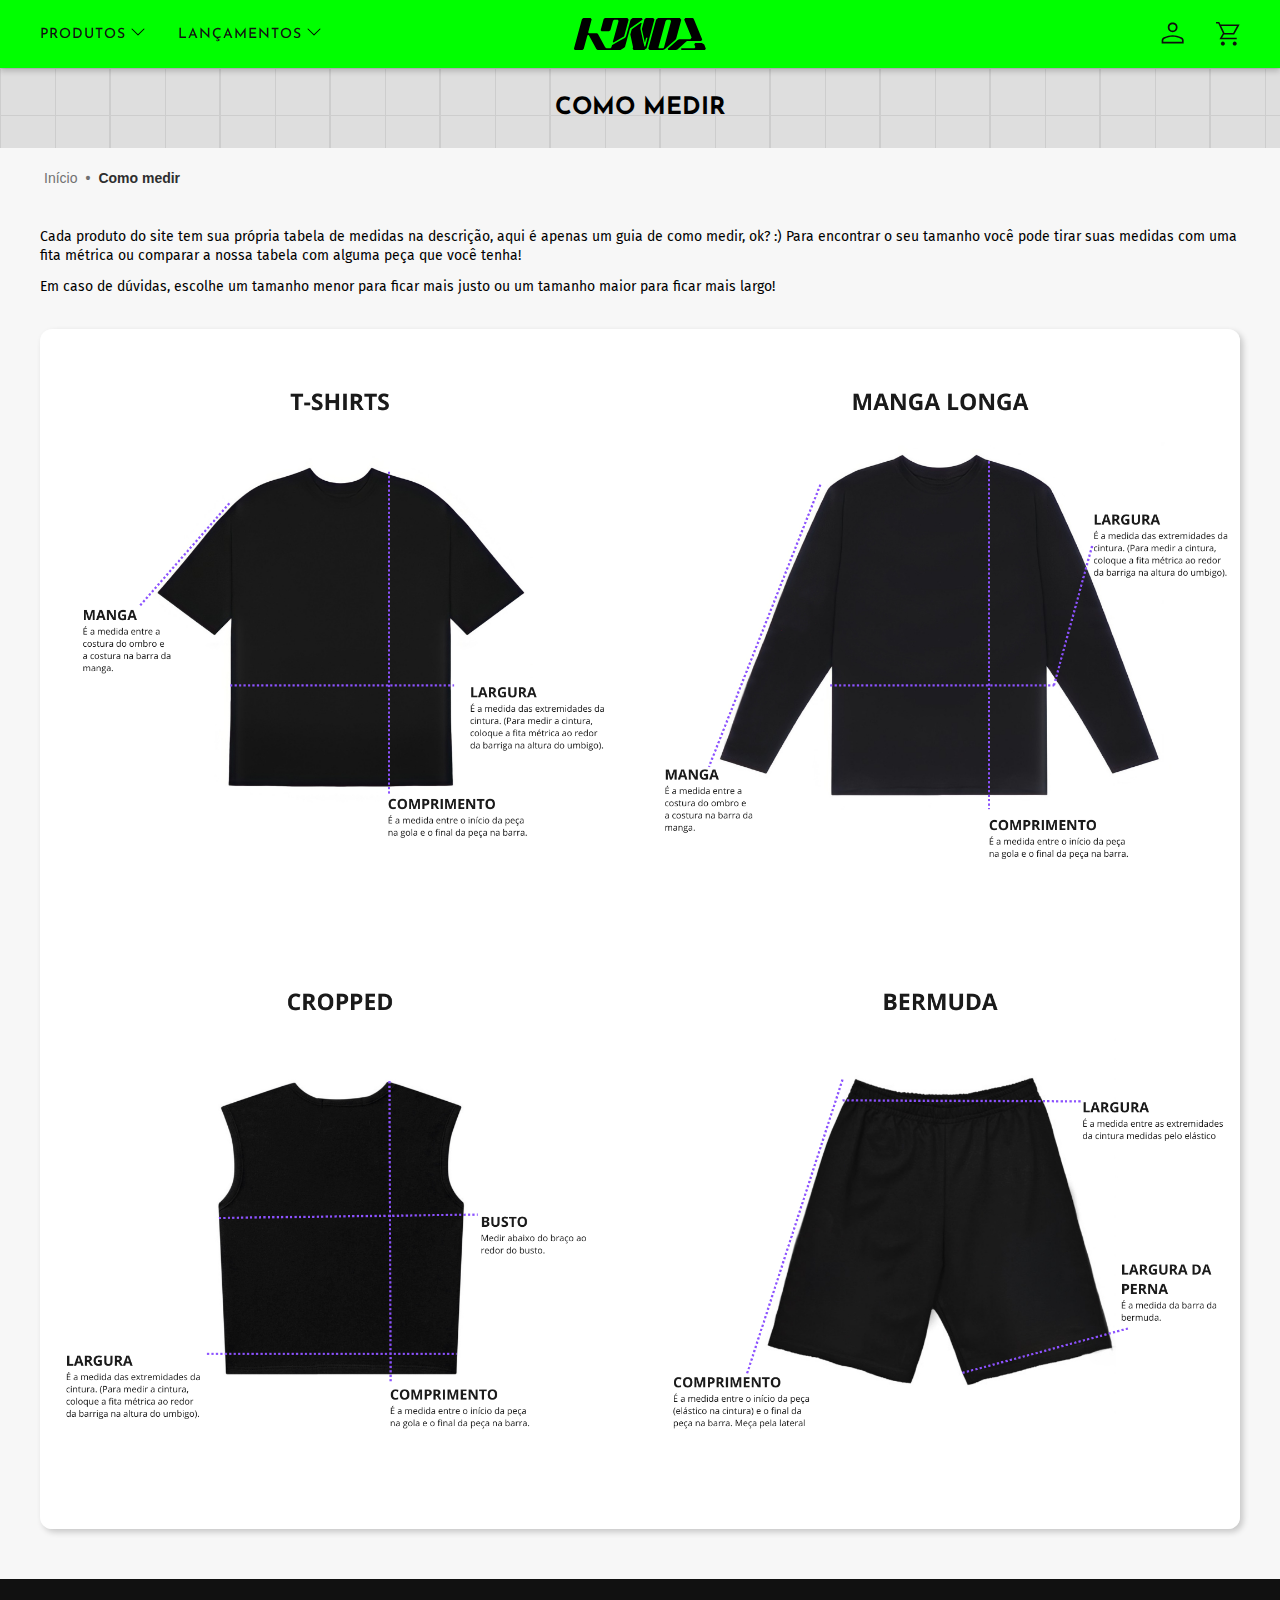
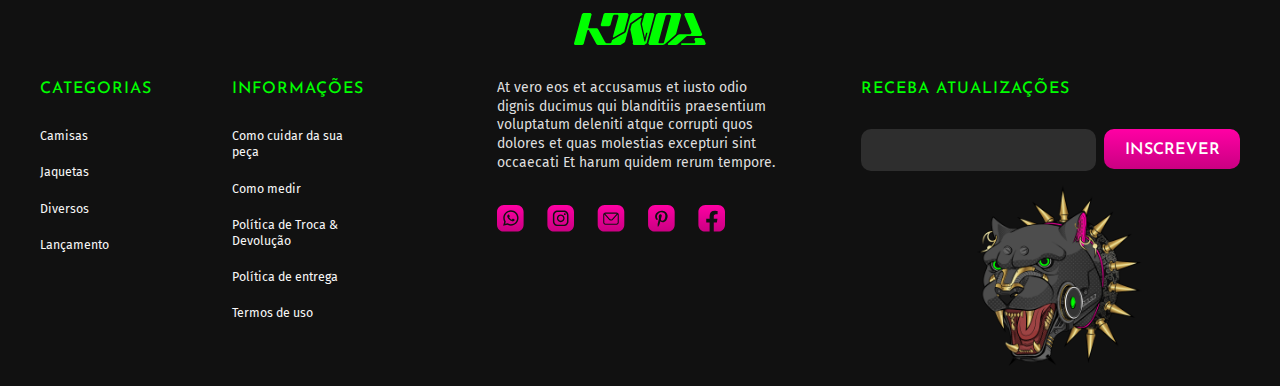
<file: termos/como-medir.html>
<!DOCTYPE html>
<!DOCTYPE html>
<html lang="en">

<head>
  <meta charset="UTF-8">
  <meta name="viewport" content="width=device-width, initial-scale=1.0">
  <link rel="stylesheet" href="/css/style.css">
  <link rel="icon" href="/icon.svg" type="image/svg+xml">

  <link rel="preconnect" href="https://fonts.googleapis.com">
  <link rel="preconnect" href="https://fonts.gstatic.com" crossorigin>
  <link href="https://fonts.googleapis.com/css2?family=Fira+Sans:ital,wght@0,100;0,200;0,300;0,400;0,500;0,600;0,700;0,800;0,900;1,100;1,200;1,300;1,400;1,500;1,600;1,700;1,800;1,900&family=Josefin+Sans:ital,wght@0,100..700;1,100..700&display=swap" rel="stylesheet">


  <title>Como medir</title>
</head>

<body>
  <header id="header">
    <nav class="header-container">
      <ul class="header-list-1">
        <li>
          <div class="dropdown">
            <a class="link-title font-1-m" href="/">produtos</a>
            <div class="dropdown-content">
              <ul class="dropdown-list font-1-pp">
                <li><a href="/new-collection/camisas.html">Camisas</a></li>
                <li><a href="/new-collection/moletom.html">Jaquetas</a></li>
                <li><a href="/new-collection/prints.html">Prints</a></li>
              </ul>
            </div>
          </div>
        </li>
        <li>
          <div class="dropdown">
            <a class="link-title font-1-m" href="/">Lançamentos</a>
            <div class="dropdown-content">
              <ul class="dropdown-list font-1-pp">
                <li><a href="/new-collection/new-collection.html">Drop My Hero Academy</a></li>
                <li><a href="/error/error.html">Drop Claymore</a></li>

              </ul>
            </div>
          </div>
        </li>
      </ul>
      <div class="sidebar-produtos">
        <img class="toggle" src="/img/icones/hamburguer.svg" alt="">
        <div class="slide">
          <div> <input id="check01" type="checkbox" name="menu" />
            <label class="toggle-title font-1-m1-b" for="check01">produtos
            </label>
            <ul class="submenu font-1-m1">
              <li><a href="/new-collection/camisas.html">Camisas</a></li>
              <li><a href="/new-collection/moletom.html">Jaquetas</a></li>

              <li><a href="/new-collection/prints.html">Prints</a></li>
            </ul>
          </div>
          <div> <input id="check02" type="checkbox" name="menu" />
            <label class="toggle-title-2 font-1-m1-b" for="check02">lançamentos
            </label>
            <ul class="submenu font-1-m1">
              <li><a href="/new-collection/new-collection.html">Drop My Hero Academy</a></li>
              <li><a href="/error/error.html">Drop Claymore</a></li>

            </ul>
          </div>

          <img class="close-menu" src="/img/icones/x.svg" alt="">

        </div>
      </div>
      <a class="logo" href="/index.html">
        <img class="logo-img" src="/img/logo/logo.svg" alt="Konda Logo">
      </a>
      <ul class="header-list-2">
        <li><a href="/login/login.html" "><img src=" /img/icones/icon-perfil.svg" alt="Perfil"></a></li>

        <li>
          <div class="carrinho">
            <input type="checkbox" id="check-car" class="close-car-button">
            <input type="checkbox" id="checkbox-car" name="car">
            <label for="check-car" class="icon-carrinho"><img src="/img/icones/icon-carrinho.svg" alt=""></label>

            <div class="slide-carrinho">
              <input type="checkbox" id="check-car" class="close-car-button">
              <label for="check-car">
                <div class="toggle-car">
                  <span class="top-line common"></span>
                  <span class="bot-line common"></span>
                </div>
              </label>
              <h2 class="title-car font-1-m1">seu carrinho</h2>
              <div class="product-card">
                <div class="product-card-img">
                  <img src="/img/carrinho/jaqueta.png" alt="">
                </div>
                <div class="product-card-infos">
                  <h3 class="font-2-gg">Jaqueta - Kyyyoto</h3>
                  <div class="counter-card">
                    <div class="btn">+</div>
                    <div class="count">1</div>
                    <div class="btn">-</div>
                  </div>
                  <span class="price font-2-g1">R$ 140,00</span>
                  <a class="font-2-g" href="#">Remover</a>
                </div>
              </div>
              <div class="product-card">
                <div class="product-card-img">
                  <img src="/img/carrinho/postal-tanjiro.png" alt="">
                </div>
                <div class="product-card-infos">
                  <h3 class="font-2-gg">Brinde - Postal Tanjiro</h3>
                  <div class="counter-card">
                    <div class="btn">+</div>
                    <div class="count">1</div>
                    <div class="btn">-</div>
                  </div>
                  <span class="price font-2-g1">R$ 0,00</span>
                  <a class="font-2-g" href="#">Remover</a>
                </div>
              </div>

              <div class="comprar">
                <span class="aviso-frete font-2-g1-b">Frete Grátis em compras a partir de R$ 250,00</span>
                <div class="subtotal">
                  <p class="font-2-g">Subtotal (sem frete):</p>
                  <span class="font-2-gg">R$ 140,00</span>
                </div>


                <div class="select-option-drop">
                  <button class="open-option" aria-expanded="false" aria-controls="open1">
                    <img src="/img/icones/envio.svg" alt="">
                    <span class="envio-title font-1-m">formas de envio</span>
                    <img class="chevron" src="/img/icones/chevron-down.svg" alt="">
                  </button>

                  <div id="open1" class="options">
                    <input type="radio" id="sedex" name="tipo" value="sedex">
                    <label for="sedex" class="font-2-g">
                      <p>Sedex</p> <span>R$19,90</span>
                    </label>

                    <input type="radio" id="correios" name="tipo" value="correios">
                    <label for="correios" class="font-2-g">
                      <p>Correios</p> <span>R$29,90</span>
                    </label>
                  </div>

                </div>

                <div class="cep">
                  <input class="input-cep input-form-01" type="text" placeholder="CEP">
                  <a class="font-2-g" href="https://buscacepinter.correios.com.br/app/endereco/index.php" target="_blank" rel="noopener noreferrer">Não sei meu CEP</a>
                </div>
                <div class="total">
                  <span class="font-1-g1">TOTAL:</span>
                  <div>
                    <p class="price-total font-2-xl">R$ 140,00</p>
                    <p class="parcelamento font-2-g">ou até <strong>12x</strong> de <strong>R$14,00</strong></p>
                  </div>
                </div>

                <a class="button" href="/entrega/entrega.html">iniciar compra</a>
                <a class="mais-produtos font-2-g" href="/new-collection/new-collection.html">Ver mais produtos</a>
              </div>
            </div>

            </label>
        </li>
      </ul>
    </nav>
  </header>
  <div class="banner-nova">
    <h1 class="font-1-g">Como medir</h1>
  </div>

  <main class="main" id="collection">
    <ul class="breadcrumb">
      <li><a class="crumb" href="/index.html">Início</a></li>
      <li>Como medir</li>
    </ul>
    <div class="termos-container font-2-g">
      <div class="topicos ">
        <p>Cada produto do site tem sua própria tabela de medidas na descrição, aqui é apenas um guia de como medir, ok? :) Para encontrar o seu tamanho você pode tirar suas medidas com uma fita métrica ou comparar a nossa tabela com alguma peça que você tenha! </p>
        <p>Em caso de dúvidas, escolhe um tamanho menor para ficar mais justo ou um tamanho maior para ficar mais largo!</p>
      </div>
      <div class="topicos img-medidas">
        <img src="/img/medidas/m1.png" alt="Medidas Camisa">
        <img src="/img/medidas/m2.png" alt="Medidas Manga longa">
        <img src="/img/medidas/m3.png" alt="Medidas Cropped">
        <img src="/img/medidas/m4.png" alt="Medidas Bermuda">

      </div>

    </div>
  </main>


  <footer id="footer">
    <div class="footer-container">
      <a class="logo-footer-clique" href="/index.html"> <img class="logo-footer" src="/img/logo/logo-verde.svg" alt=""></a>
      <div class="infos-footer">
        <div class="listas">
          <div class="list-1">
            <h3 class="list-titulo font-1-m1">Categorias</h3>
            <ul class="footer-list font-2-m">
              <li><a href="/new-collection/camisas.html">Camisas</a></li>
              <li><a href="/new-collection/moletom.html">Jaquetas</a></li>
              <li><a href="/new-collection/prints.html">Diversos</a></li>
              <li><a href="/new-collection/new-collection.html">Lançamento</a></li>
            </ul>
          </div>
          <div class="list-2">
            <h3 class="list-titulo font-1-m1">informações</h3>
            <ul class="footer-list font-2-m">
              <li><a href="/termos/como-cuidar.html">Como cuidar da sua peça</a></li>
              <li><a href="/termos/como-medir.html">Como medir</a></li>
              <li><a href="/termos/politica-de-troca.html">Política de Troca & Devolução</a></li>
              <li><a href="/termos/politica-de-entrega.html">Política de entrega</a></li>
              <li><a href="/termos/termos-uso.html">Termos de uso</a></li>
            </ul>
          </div>
        </div>
        <div class="text-list font-2-g">
          <p>At vero eos et accusamus et iusto odio dignis ducimus qui blanditiis praesentium voluptatum deleniti atque corrupti quos dolores et quas molestias excepturi sint occaecati Et harum quidem rerum tempore.</p>

          <ul class="icones-contato">
            <li><a href="/"><img src="/img/icones/Whtsapp.svg" alt="Whatsapp"></a></li>
            <li><a href="https://www.instagram.com/dardariel/"><img src="/img/icones/Instagram.svg" alt="Instagram"></a></li>
            <li><a href="/"><img src="/img/icones/Email.svg" alt="Email"></a></li>
            <li><a href="/"><img src="/img/icones/Pin.svg" alt="Pinterest"></a></li>
            <li><a href="/"><img src="/img/icones/Facebook.svg" alt="Facebook"></a></li>
          </ul>
        </div>
        <div class="email">
          <h3 class="list-titulo font-1-m1">receba atualizações</h3>
          <div class="email-input">
            <input class="input" type="text" />
            <a class=button href="/">inscrever</a>
          </div>
          <img class="phanter" src="/img/footer/phanter.png" alt="">
        </div>
      </div>
    </div>

  </footer>
  <script src="/js/select-open.js"></script>
</body>

</html>
</file>
<file: css/style.css>
@import "/css/0-global.css";
@import "/css/1-header.css";
@import "/css/1.1-menu-toggle.css";
@import "/css/1.2-carrinho.css";
@import "/css/2-nova-colecao.css";
@import "/css/3-separador.css";
@import "/css/4-destaques.css";
@import "/css/2.1-new-colection.css";
@import "/css/5-sobre-nos.css";
@import "/css/5.1-about-us.css";
@import "/css/6-login.css";
@import "/css/footer.css";
@import "/css/10-error.css";
@import "/css/11-select-product.css";
@import "/css/12-entrega.css";
@import "/css/13-finalizar-compra.css";

/* utilitarios */
@import "/css/utilitarios/typho.css";
@import "/css/utilitarios/colors.css";
@import "/css/utilitarios/utilities.css";
@import "/css/utilitarios/select-1.css";
@import "/css/utilitarios/select-drop-js.css";
@import "/css/utilitarios/form.css";
@import "/css/utilitarios/termos.css";
</file>
